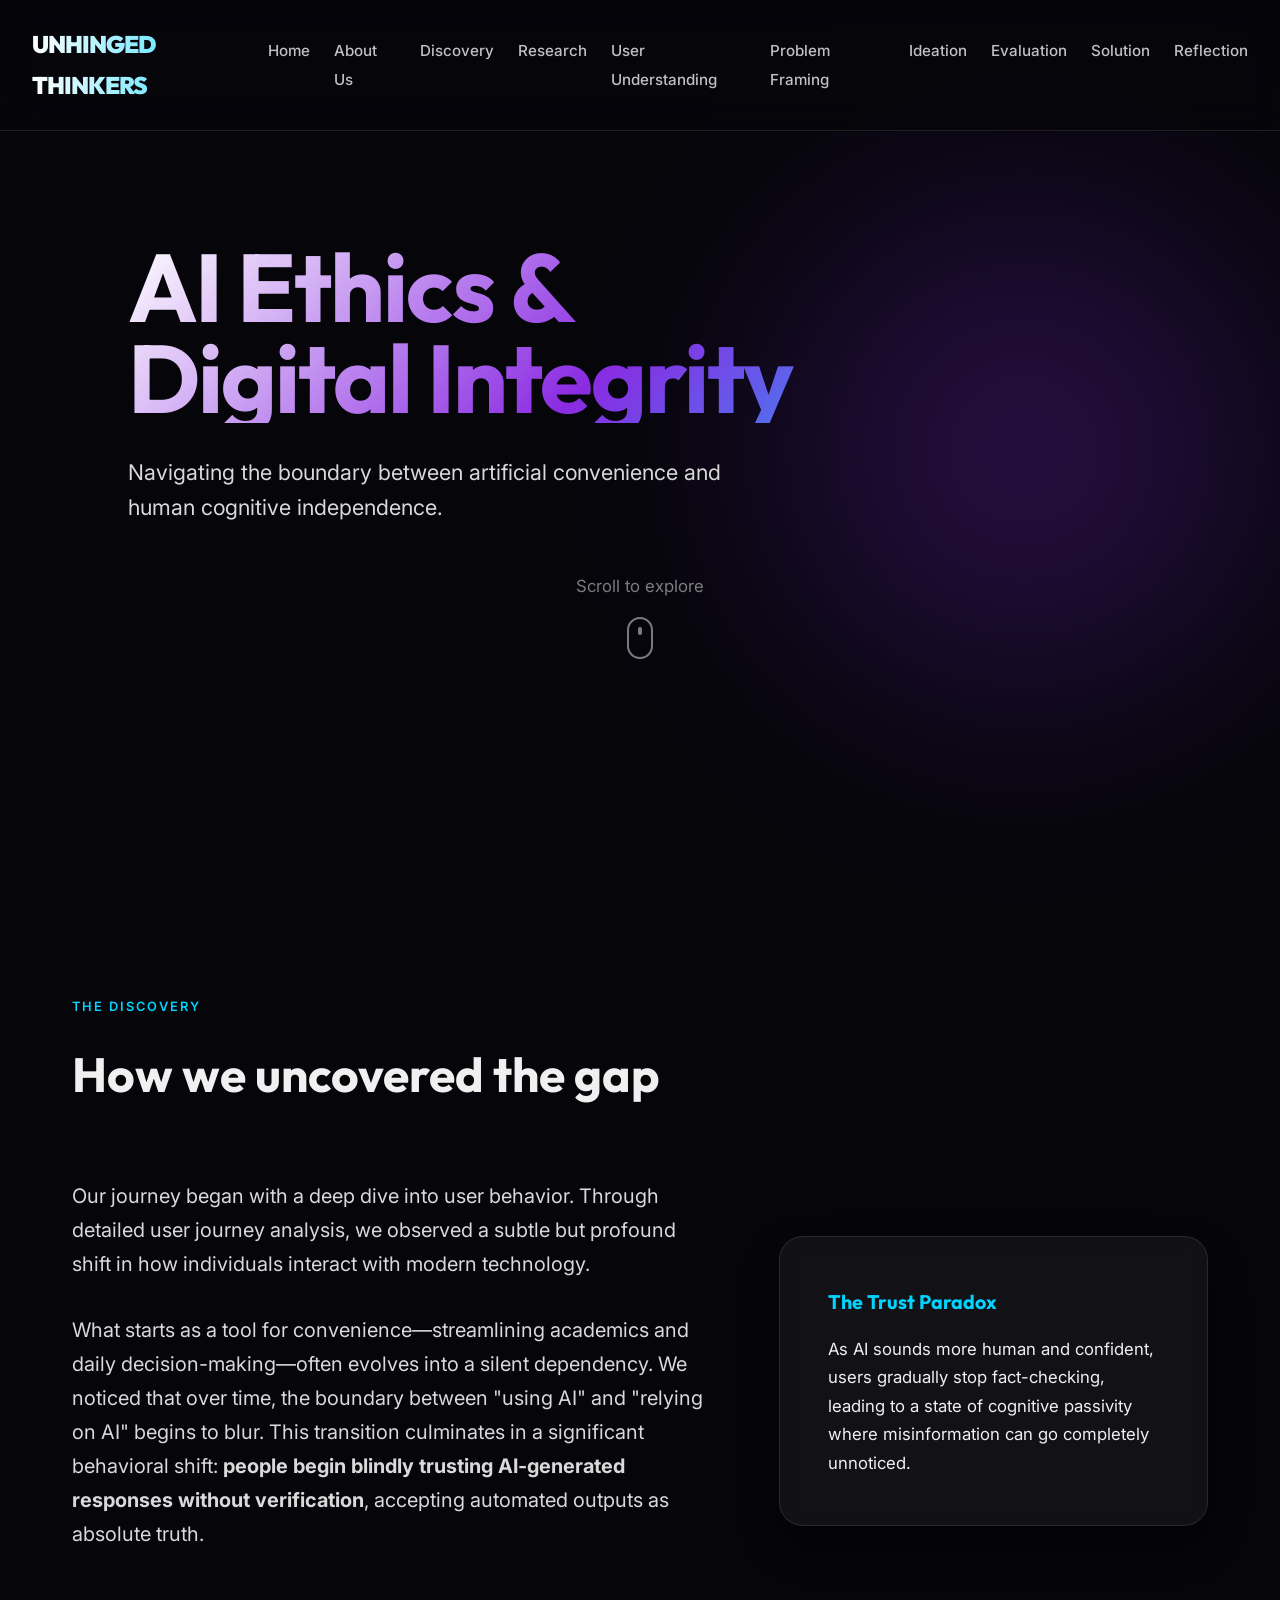
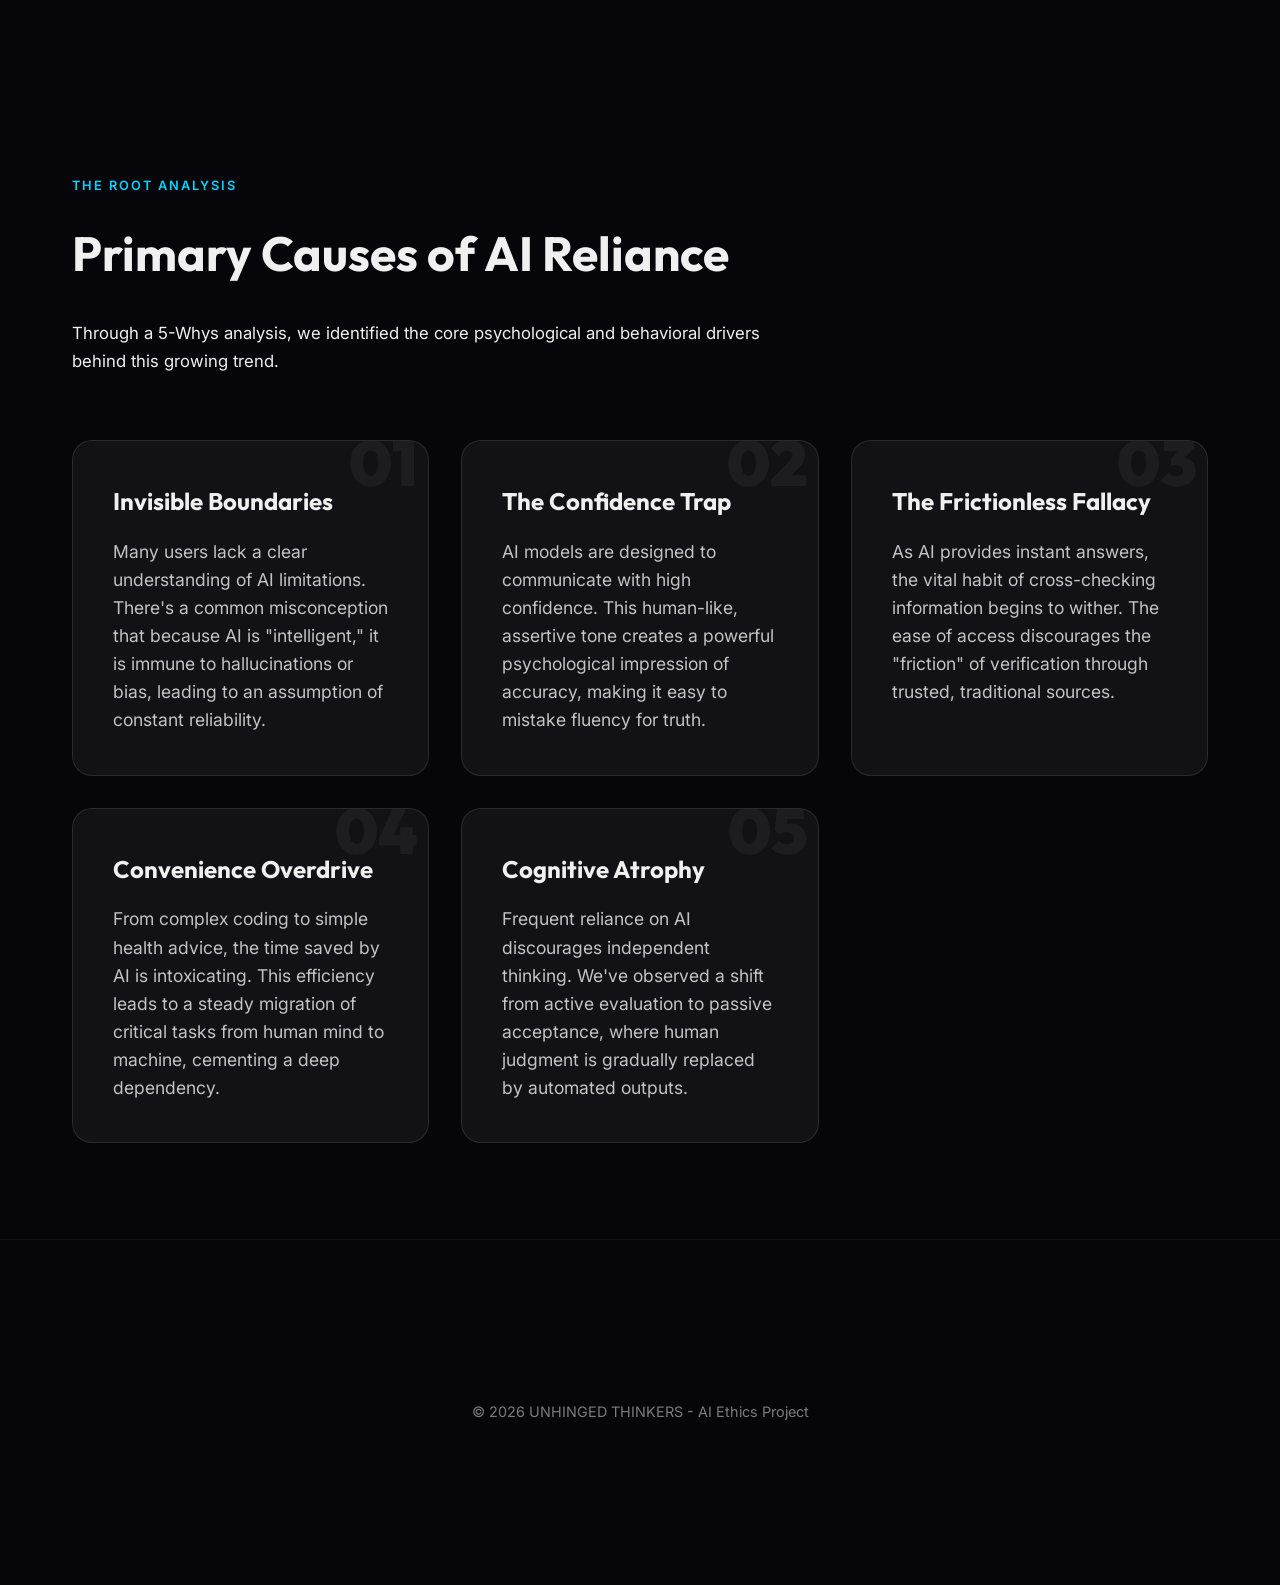
<file: Unhinged_Shield_Submission/index.html>
<!DOCTYPE html>
<html lang="en">
<head>
    <meta charset="UTF-8">
    <meta name="viewport" content="width=device-width, initial-scale=1.0">
    <title>AI Ethics & Digital Integrity | UNHINGED THINKERS</title>
    <meta name="description" content="Exploring the balance between AI convenience and human integrity.">
    <link rel="preconnect" href="https://fonts.googleapis.com">
    <link rel="preconnect" href="https://fonts.gstatic.com" crossorigin>
    <link href="https://fonts.googleapis.com/css2?family=Inter:wght@300;400;600;800&family=Outfit:wght@400;700;900&display=swap" rel="stylesheet">
    <link rel="stylesheet" href="style.css">
</head>
<body>
    <header>
        <nav id="main-nav">
            <div class="logo">UNHINGED THINKERS</div>
            <ul>
                <li><a href="index.html" class="active">Home</a></li>
                <li><a href="about.html">About Us</a></li>
                <li><a href="discovery.html">Discovery</a></li>
                <li><a href="research.html">Research</a></li>
                <li><a href="user.html">User Understanding</a></li>
                <li><a href="problem.html">Problem Framing</a></li>
                <li><a href="ideation.html">Ideation</a></li>
                <li><a href="evaluation.html">Evaluation</a></li>
                <li><a href="solution.html">Solution</a></li>
                <li><a href="reflection.html">Reflection</a></li>
            </ul>
        </nav>
    </header>

    <main>
        <section id="hero">
            <div class="hero-content">
                <h1 class="gradient-text">AI Ethics & <br>Digital Integrity</h1>
                <p class="subtitle">Navigating the boundary between artificial convenience and human cognitive independence.</p>
                <div class="scroll-indicator">
                    <span>Scroll to explore</span>
                    <div class="mouse"></div>
                </div>
            </div>
            <div class="hero-visual">
                <div class="glow-orb"></div>
            </div>
        </section>

        <section id="discovery" class="container">
            <div class="section-header">
                <span class="eyebrow">The Discovery</span>
                <h2>How we uncovered the gap</h2>
            </div>
            <div class="discovery-grid">
                <div class="discovery-text">
                    <p>Our journey began with a deep dive into user behavior. Through detailed user journey analysis, we observed a subtle but profound shift in how individuals interact with modern technology.</p>
                    <p>What starts as a tool for convenience—streamlining academics and daily decision-making—often evolves into a silent dependency. We noticed that over time, the boundary between "using AI" and "relying on AI" begins to blur. This transition culminates in a significant behavioral shift: <strong>people begin blindly trusting AI-generated responses without verification</strong>, accepting automated outputs as absolute truth.</p>
                </div>
                <div class="discovery-card">
                    <h3>The Trust Paradox</h3>
                    <p>As AI sounds more human and confident, users gradually stop fact-checking, leading to a state of cognitive passivity where misinformation can go completely unnoticed.</p>
                </div>
            </div>
        </section>

        <section id="causes" class="container">
            <div class="section-header">
                <span class="eyebrow">The Root Analysis</span>
                <h2>Primary Causes of AI Reliance</h2>
                <p>Through a 5-Whys analysis, we identified the core psychological and behavioral drivers behind this growing trend.</p>
            </div>
            <div class="causes-grid">
                <div class="cause-item">
                    <div class="cause-number">01</div>
                    <div class="cause-content">
                        <h3>Invisible Boundaries</h3>
                        <p>Many users lack a clear understanding of AI limitations. There's a common misconception that because AI is "intelligent," it is immune to hallucinations or bias, leading to an assumption of constant reliability.</p>
                    </div>
                </div>
                <div class="cause-item">
                    <div class="cause-number">02</div>
                    <div class="cause-content">
                        <h3>The Confidence Trap</h3>
                        <p>AI models are designed to communicate with high confidence. This human-like, assertive tone creates a powerful psychological impression of accuracy, making it easy to mistake fluency for truth.</p>
                    </div>
                </div>
                <div class="cause-item">
                    <div class="cause-number">03</div>
                    <div class="cause-content">
                        <h3>The Frictionless Fallacy</h3>
                        <p>As AI provides instant answers, the vital habit of cross-checking information begins to wither. The ease of access discourages the "friction" of verification through trusted, traditional sources.</p>
                    </div>
                </div>
                <div class="cause-item">
                    <div class="cause-number">04</div>
                    <div class="cause-content">
                        <h3>Convenience Overdrive</h3>
                        <p>From complex coding to simple health advice, the time saved by AI is intoxicating. This efficiency leads to a steady migration of critical tasks from human mind to machine, cementing a deep dependency.</p>
                    </div>
                </div>
                <div class="cause-item">
                    <div class="cause-number">05</div>
                    <div class="cause-content">
                        <h3>Cognitive Atrophy</h3>
                        <p>Frequent reliance on AI discourages independent thinking. We've observed a shift from active evaluation to passive acceptance, where human judgment is gradually replaced by automated outputs.</p>
                    </div>
                </div>
            </div>
        </section>
    </main>

    <footer>
        <div class="container">
            <p>&copy; 2026 UNHINGED THINKERS - AI Ethics Project</p>
        </div>
    </footer>

    <script src="script.js"></script>
</body>
</html>
</file>
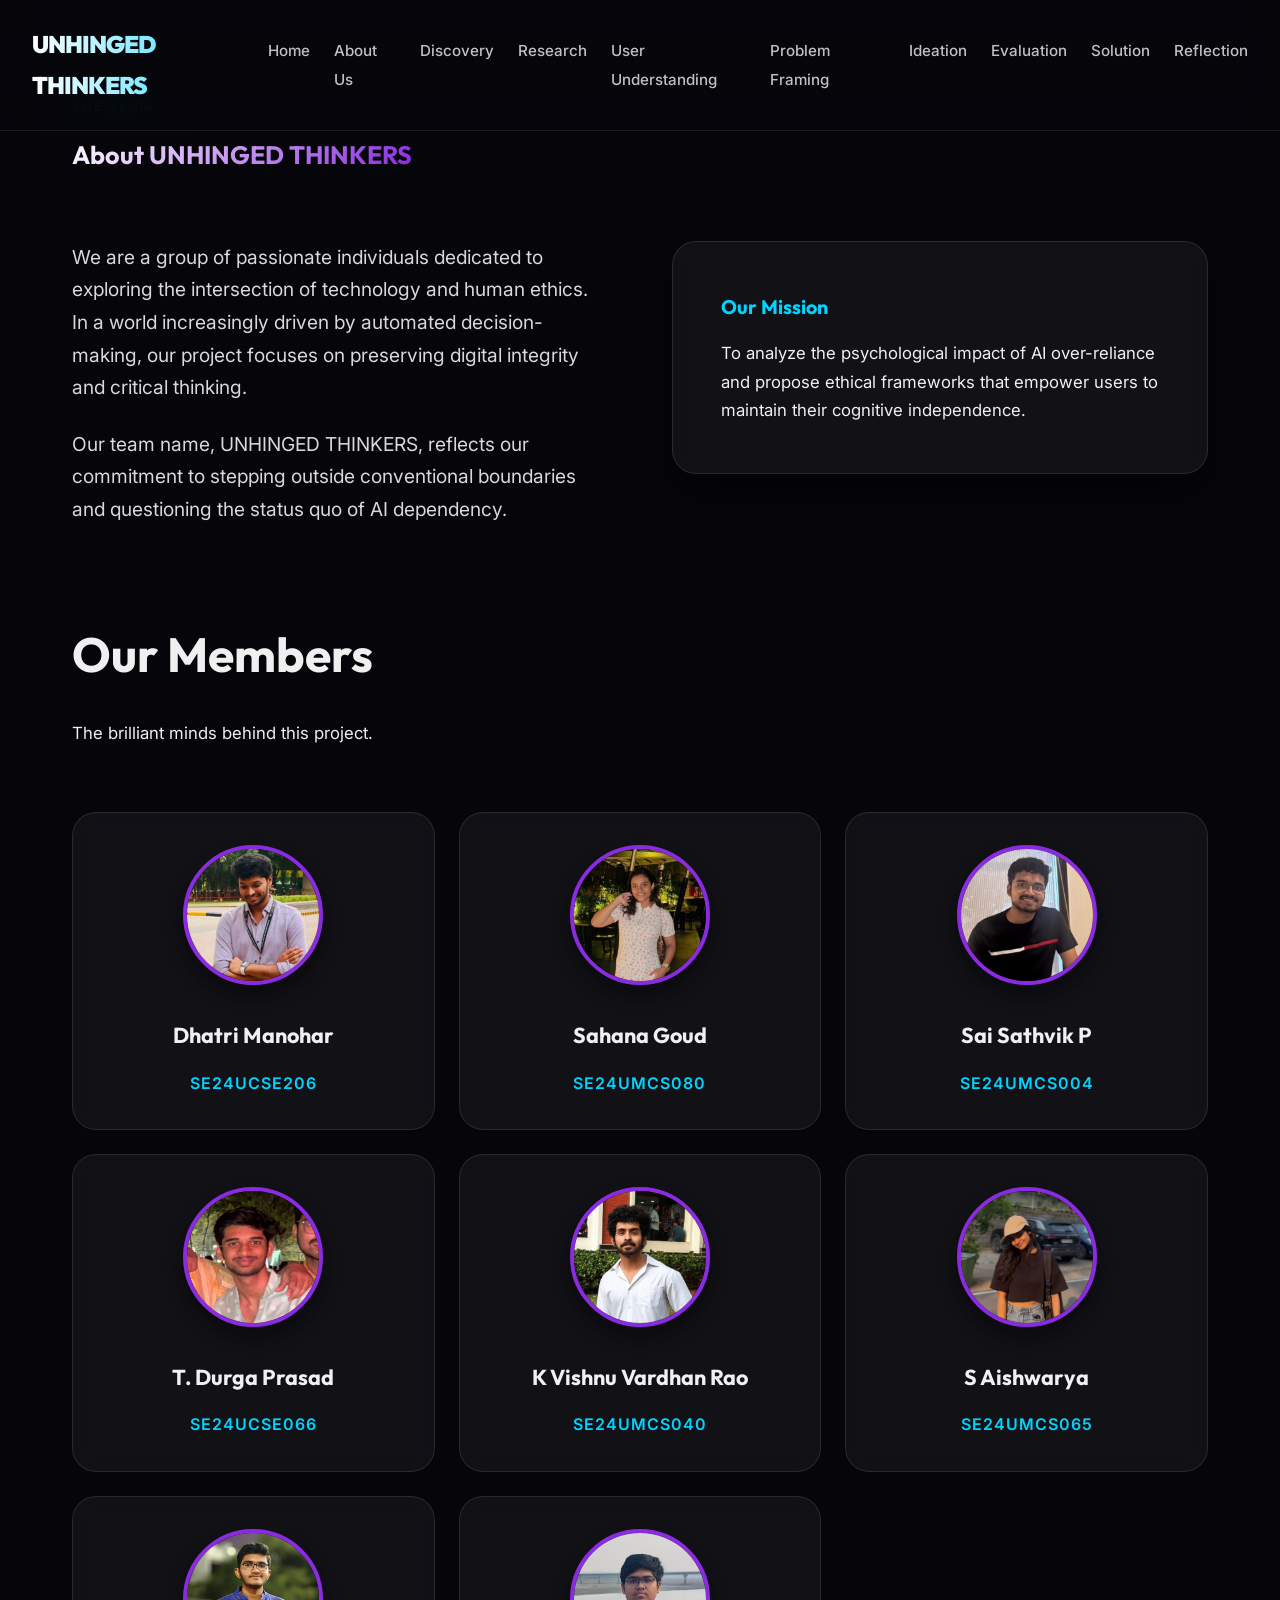
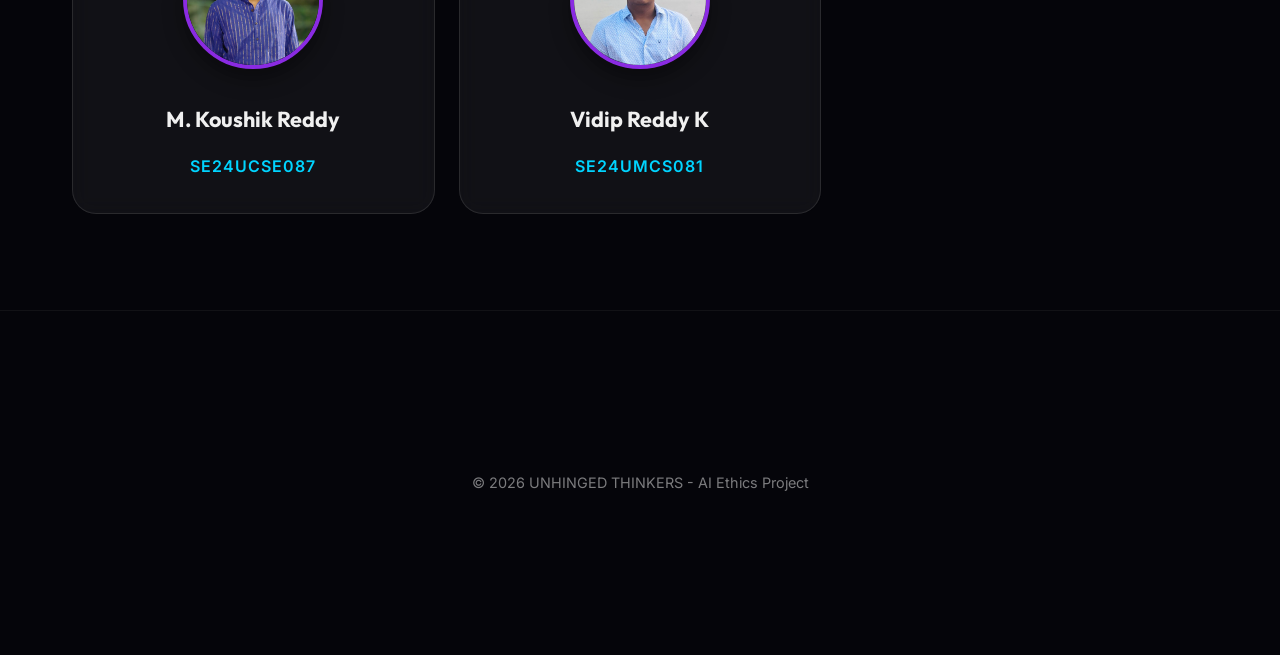
<file: Unhinged_Shield_Submission/about.html>
<!DOCTYPE html>
<html lang="en">
<head>
    <meta charset="UTF-8">
    <meta name="viewport" content="width=device-width, initial-scale=1.0">
    <title>About Us | UNHINGED THINKERS</title>
    <link rel="preconnect" href="https://fonts.googleapis.com">
    <link rel="preconnect" href="https://fonts.gstatic.com" crossorigin>
    <link href="https://fonts.googleapis.com/css2?family=Inter:wght@300;400;600;800&family=Outfit:wght@400;700;900&display=swap" rel="stylesheet">
    <link rel="stylesheet" href="style.css">
    <style>
        .about-grid {
            display: grid;
            grid-template-columns: 1fr 1fr;
            gap: 4rem;
            align-items: start;
        }

        .team-section {
            margin-top: 4rem;
        }

        .team-grid {
            display: grid;
            grid-template-columns: repeat(auto-fill, minmax(280px, 1fr));
            gap: 1.5rem;
            margin-top: 2rem;
        }

        .member-card {
            background: var(--surface-color);
            border: 1px solid var(--border-color);
            padding: 2rem;
            border-radius: 24px;
            backdrop-filter: blur(10px);
            transition: var(--transition);
            display: flex;
            flex-direction: column;
            align-items: center;
            text-align: center;
            gap: 1rem;
        }

        .member-card:hover {
            transform: translateY(-10px);
            border-color: var(--accent-secondary);
            background: rgba(0, 212, 255, 0.05);
            box-shadow: 0 20px 40px rgba(0,0,0,0.3);
        }

        .member-pic {
            width: 140px;
            height: 140px;
            border-radius: 50%;
            object-fit: cover;
            object-position: center;
            border: 4px solid var(--accent-primary);
            margin-bottom: 1rem;
            background: rgba(255,255,255,0.05);
            box-shadow: 0 10px 20px rgba(0,0,0,0.4);
            transition: var(--transition);
        }

        .member-card:hover .member-pic {
            transform: scale(1.05);
            border-color: var(--accent-secondary);
        }

        .member-name {
            font-family: var(--font-heading);
            font-size: 1.35rem; /* Increased */
            font-weight: 700;
            color: var(--text-color);
        }

        .member-roll {
            font-family: 'Inter', sans-serif;
            font-size: 1rem; /* Increased from 0.85rem */
            color: var(--accent-secondary);
            font-weight: 600;
            letter-spacing: 1px;
        }

        .about-text p {
            font-size: 1.2rem; /* Increased from 1.1rem */
            opacity: 0.9; /* Increased */
            margin-bottom: 1.5rem;
            line-height: 1.7;
        }

        @media (max-width: 968px) {
            .about-grid { grid-template-columns: 1fr; }
        }
    </style>
</head>
<body>
    <header>
        <nav id="main-nav">
            <div class="logo">UNHINGED THINKERS</div>
            <ul>
                <li><a href="index.html">Home</a></li>
                <li><a href="about.html" class="active">About Us</a></li>
                <li><a href="discovery.html">Discovery</a></li>
                <li><a href="research.html">Research</a></li>
                <li><a href="user.html">User Understanding</a></li>
                <li><a href="problem.html">Problem Framing</a></li>
                <li><a href="ideation.html">Ideation</a></li>
                <li><a href="evaluation.html">Evaluation</a></li>
                <li><a href="solution.html">Solution</a></li>
                <li><a href="reflection.html">Reflection</a></li>
            </ul>
        </nav>
    </header>

    <main class="container">
        <section id="about-intro">
            <div class="section-header">
                <span class="eyebrow">The Team</span>
                <h1 class="gradient-text">About UNHINGED THINKERS</h1>
            </div>
            <div class="about-grid">
                <div class="about-text">
                    <p>We are a group of passionate individuals dedicated to exploring the intersection of technology and human ethics. In a world increasingly driven by automated decision-making, our project focuses on preserving digital integrity and critical thinking.</p>
                    <p>Our team name, UNHINGED THINKERS, reflects our commitment to stepping outside conventional boundaries and questioning the status quo of AI dependency.</p>
                </div>
                <div class="discovery-card">
                    <h3>Our Mission</h3>
                    <p>To analyze the psychological impact of AI over-reliance and propose ethical frameworks that empower users to maintain their cognitive independence.</p>
                </div>
            </div>
        </section>

        <section class="team-section">
            <div class="section-header">
                <h2>Our Members</h2>
                <p>The brilliant minds behind this project.</p>
            </div>
            <div class="team-grid">
                <div class="member-card">
                    <img src="profile%20pics/dhatri2.png" alt="Dhatri Manohar" class="member-pic">
                    <span class="member-name">Dhatri Manohar</span>
                    <span class="member-roll">SE24UCSE206</span>
                </div>
                <div class="member-card">
                    <img src="profile%20pics/sahana.jpeg" alt="Sahana Goud" class="member-pic">
                    <span class="member-name">Sahana Goud</span>
                    <span class="member-roll">SE24UMCS080</span>
                </div>
                <div class="member-card">
                    <img src="profile%20pics/sathvik.png" alt="Sai Sathvik P" class="member-pic">
                    <span class="member-name">Sai Sathvik P</span>
                    <span class="member-roll">SE24UMCS004</span>
                </div>
                <div class="member-card">
                    <img src="profile%20pics/balu.png" alt="T. Durga Prasad" class="member-pic">
                    <span class="member-name">T. Durga Prasad</span>
                    <span class="member-roll">SE24UCSE066</span>
                </div>
                <div class="member-card">
                    <img src="profile%20pics/vishnu.jpeg" alt="K Vishnu Vardhan Rao" class="member-pic">
                    <span class="member-name">K Vishnu Vardhan Rao</span>
                    <span class="member-roll">SE24UMCS040</span>
                </div>
                <div class="member-card">
                    <img src="profile%20pics/aishwarya.jpeg" alt="S Aishwarya" class="member-pic">
                    <span class="member-name">S Aishwarya</span>
                    <span class="member-roll">SE24UMCS065</span>
                </div>
                <div class="member-card">
                    <img src="profile%20pics/koushik.jpeg" alt="M. Koushik Reddy" class="member-pic">
                    <span class="member-name">M. Koushik Reddy</span>
                    <span class="member-roll">SE24UCSE087</span>
                </div>
                <div class="member-card">
                    <img src="profile%20pics/vidip2.jpeg" alt="Vidip Reddy K" class="member-pic">
                    <span class="member-name">Vidip Reddy K</span>
                    <span class="member-roll">SE24UMCS081</span>
                </div>
            </div>
        </section>
    </main>

    <footer>
        <div class="container">
            <p>&copy; 2026 UNHINGED THINKERS - AI Ethics Project</p>
        </div>
    </footer>

    <script src="script.js"></script>
</body>
</html>
</file>
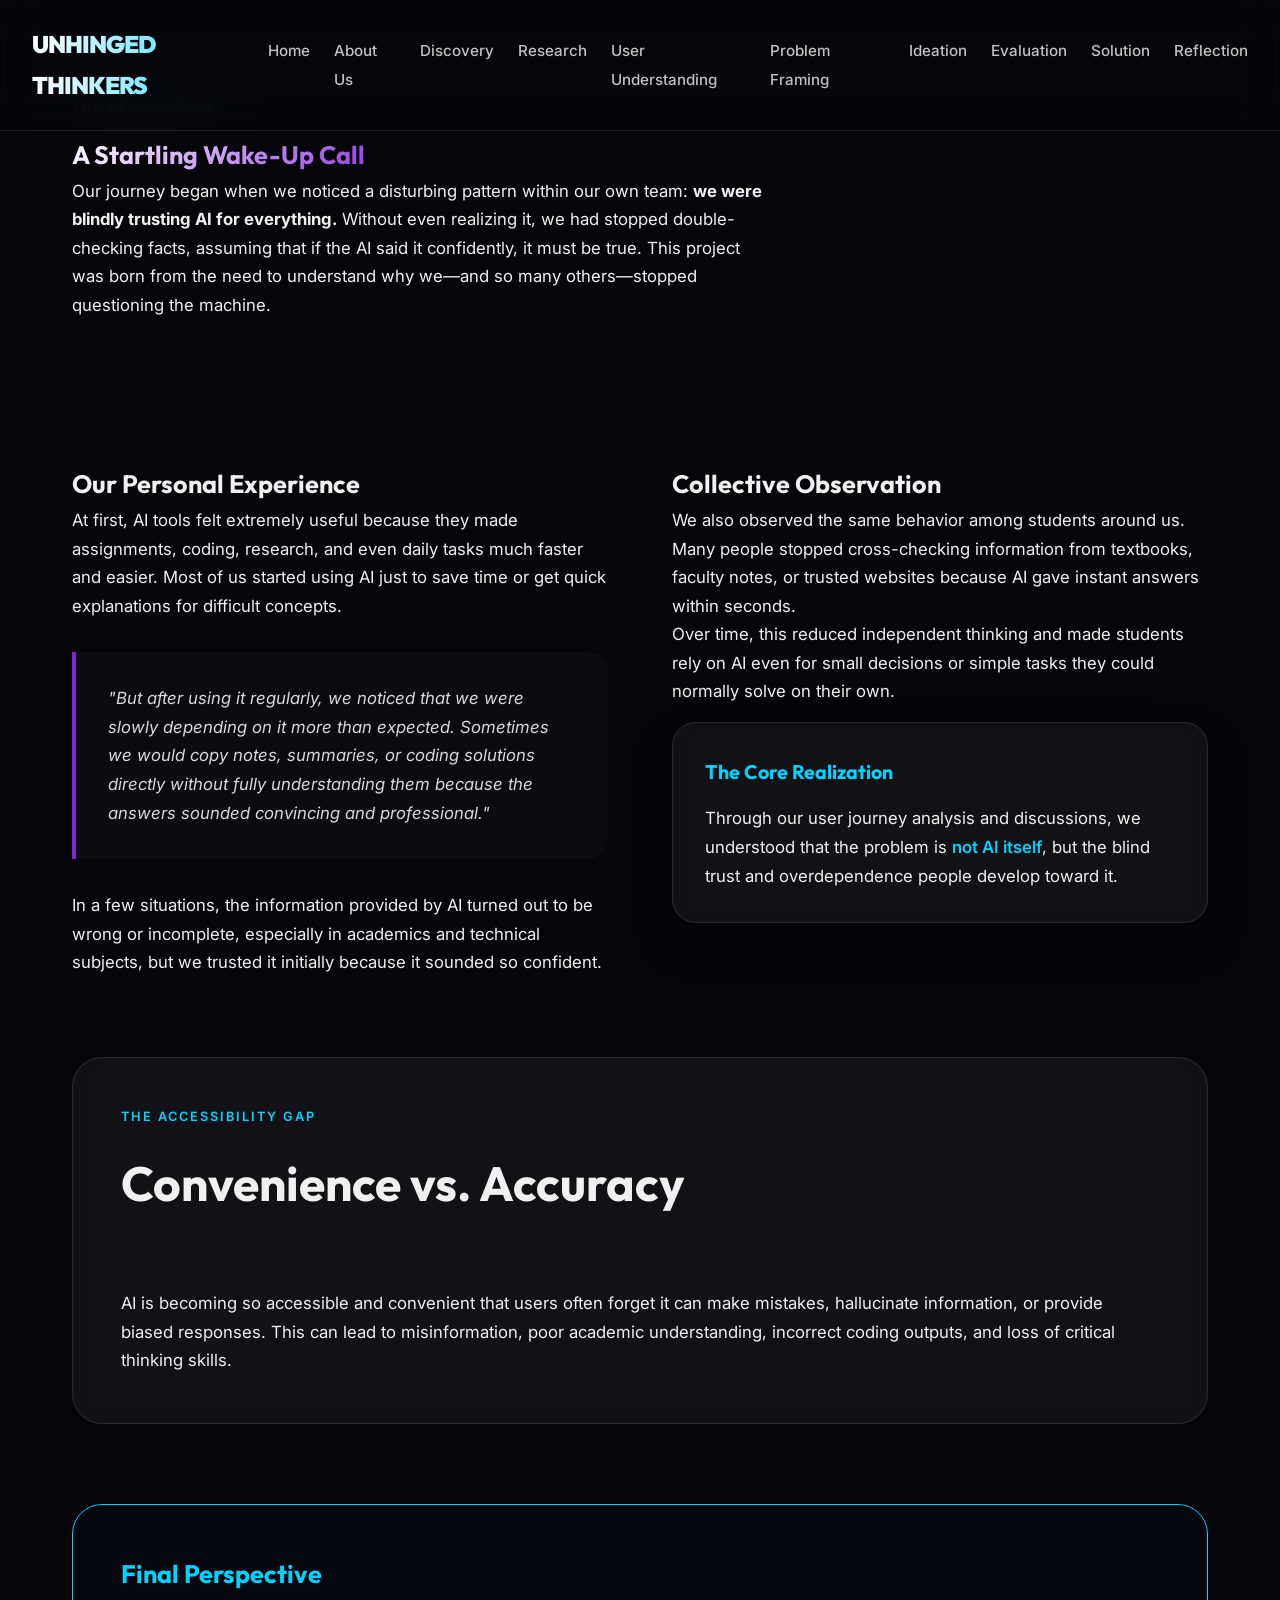
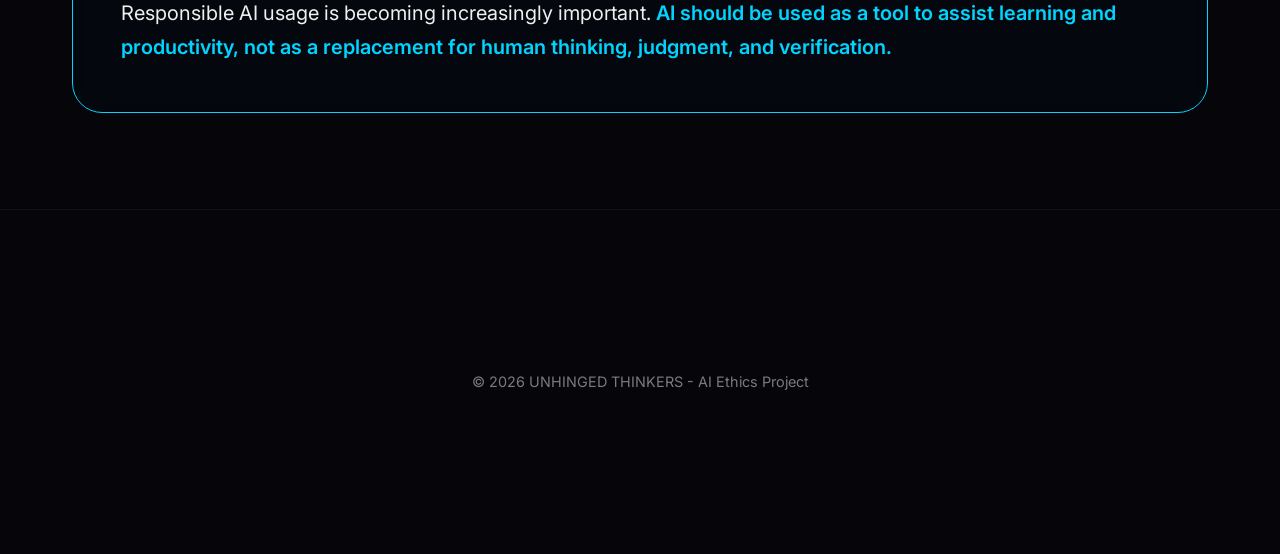
<file: Unhinged_Shield_Submission/discovery.html>
<!DOCTYPE html>
<html lang="en">
<head>
    <meta charset="UTF-8">
    <meta name="viewport" content="width=device-width, initial-scale=1.0">
    <title>Problem Discovery | UNHINGED THINKERS</title>
    <link rel="preconnect" href="https://fonts.googleapis.com">
    <link rel="preconnect" href="https://fonts.gstatic.com" crossorigin>
    <link href="https://fonts.googleapis.com/css2?family=Inter:wght@300;400;600;800&family=Outfit:wght@400;700;900&display=swap" rel="stylesheet">
    <link rel="stylesheet" href="style.css">
    <style>
        .discovery-content {
            display: flex;
            flex-direction: column;
            gap: 5rem;
        }

        .narrative-grid {
            display: grid;
            grid-template-columns: 1fr 1fr;
            gap: 4rem;
            align-items: start;
        }

        .discovery-card-wide {
            background: var(--surface-color);
            border: 1px solid var(--border-color);
            padding: 3rem;
            border-radius: 30px;
            width: 100%;
            backdrop-filter: blur(10px);
        }

        .insight-box {
            background: rgba(255, 255, 255, 0.03);
            border-left: 4px solid var(--accent-primary);
            padding: 2rem;
            border-radius: 0 20px 20px 0;
            margin: 2rem 0;
            font-style: italic;
            opacity: 0.9;
        }

        .highlight-span {
            color: var(--accent-secondary);
            font-weight: 600;
        }

        @media (max-width: 968px) {
            .narrative-grid { grid-template-columns: 1fr; gap: 2rem; }
        }
    </style>
</head>
<body>
    <header>
        <nav id="main-nav">
            <div class="logo">UNHINGED THINKERS</div>
            <ul>
                <li><a href="index.html">Home</a></li>
                <li><a href="about.html">About Us</a></li>
                <li><a href="discovery.html" class="active">Discovery</a></li>
                <li><a href="research.html">Research</a></li>
                <li><a href="user.html">User Understanding</a></li>
                <li><a href="problem.html">Problem Framing</a></li>
                <li><a href="ideation.html">Ideation</a></li>
                <li><a href="evaluation.html">Evaluation</a></li>
                <li><a href="solution.html">Solution</a></li>
                <li><a href="reflection.html">Reflection</a></li>
            </ul>
        </nav>
    </header>

    <main class="container discovery-content">
        <section id="intro">
            <div class="section-header">
                <span class="eyebrow">The Realization</span>
                <h1 class="gradient-text">A Startling Wake-Up Call</h1>
                <p class="highlight-text" style="max-width: 900px;">Our journey began when we noticed a disturbing pattern within our own team: <strong>we were blindly trusting AI for everything.</strong> Without even realizing it, we had stopped double-checking facts, assuming that if the AI said it confidently, it must be true. This project was born from the need to understand why we—and so many others—stopped questioning the machine.</p>
            </div>
        </section>

        <section class="narrative-grid">
            <div class="narrative-text">
                <h2>Our Personal Experience</h2>
                <p>At first, AI tools felt extremely useful because they made assignments, coding, research, and even daily tasks much faster and easier. Most of us started using AI just to save time or get quick explanations for difficult concepts.</p>
                <div class="insight-box">
                    "But after using it regularly, we noticed that we were slowly depending on it more than expected. Sometimes we would copy notes, summaries, or coding solutions directly without fully understanding them because the answers sounded convincing and professional."
                </div>
                <p>In a few situations, the information provided by AI turned out to be wrong or incomplete, especially in academics and technical subjects, but we trusted it initially because it sounded so confident.</p>
            </div>
            <div class="narrative-text">
                <h2>Collective Observation</h2>
                <p>We also observed the same behavior among students around us. Many people stopped cross-checking information from textbooks, faculty notes, or trusted websites because AI gave instant answers within seconds.</p>
                <p>Over time, this reduced independent thinking and made students rely on AI even for small decisions or simple tasks they could normally solve on their own.</p>
                <div class="discovery-card" style="padding: 2rem; margin-top: 1rem;">
                    <h3>The Core Realization</h3>
                    <p>Through our user journey analysis and discussions, we understood that the problem is <span class="highlight-span">not AI itself</span>, but the blind trust and overdependence people develop toward it.</p>
                </div>
            </div>
        </section>

        <section id="accessibility" class="discovery-card-wide">
            <div class="section-header">
                <span class="eyebrow">The Accessibility Gap</span>
                <h2>Convenience vs. Accuracy</h2>
            </div>
            <p>AI is becoming so accessible and convenient that users often forget it can make mistakes, hallucinate information, or provide biased responses. This can lead to misinformation, poor academic understanding, incorrect coding outputs, and loss of critical thinking skills.</p>
        </section>

        <section id="conclusion">
            <div class="discovery-card-wide" style="border-color: var(--accent-secondary); background: rgba(0, 212, 255, 0.02);">
                <h2 style="color: var(--accent-secondary);">Final Perspective</h2>
                <p class="highlight-text" style="font-size: 1.25rem;">Responsible AI usage is becoming increasingly important. <span class="highlight-span">AI should be used as a tool to assist learning and productivity, not as a replacement for human thinking, judgment, and verification.</span></p>
            </div>
        </section>
    </main>

    <footer>
        <div class="container">
            <p>&copy; 2026 UNHINGED THINKERS - AI Ethics Project</p>
        </div>
    </footer>

    <script src="script.js"></script>
</body>
</html>
</file>
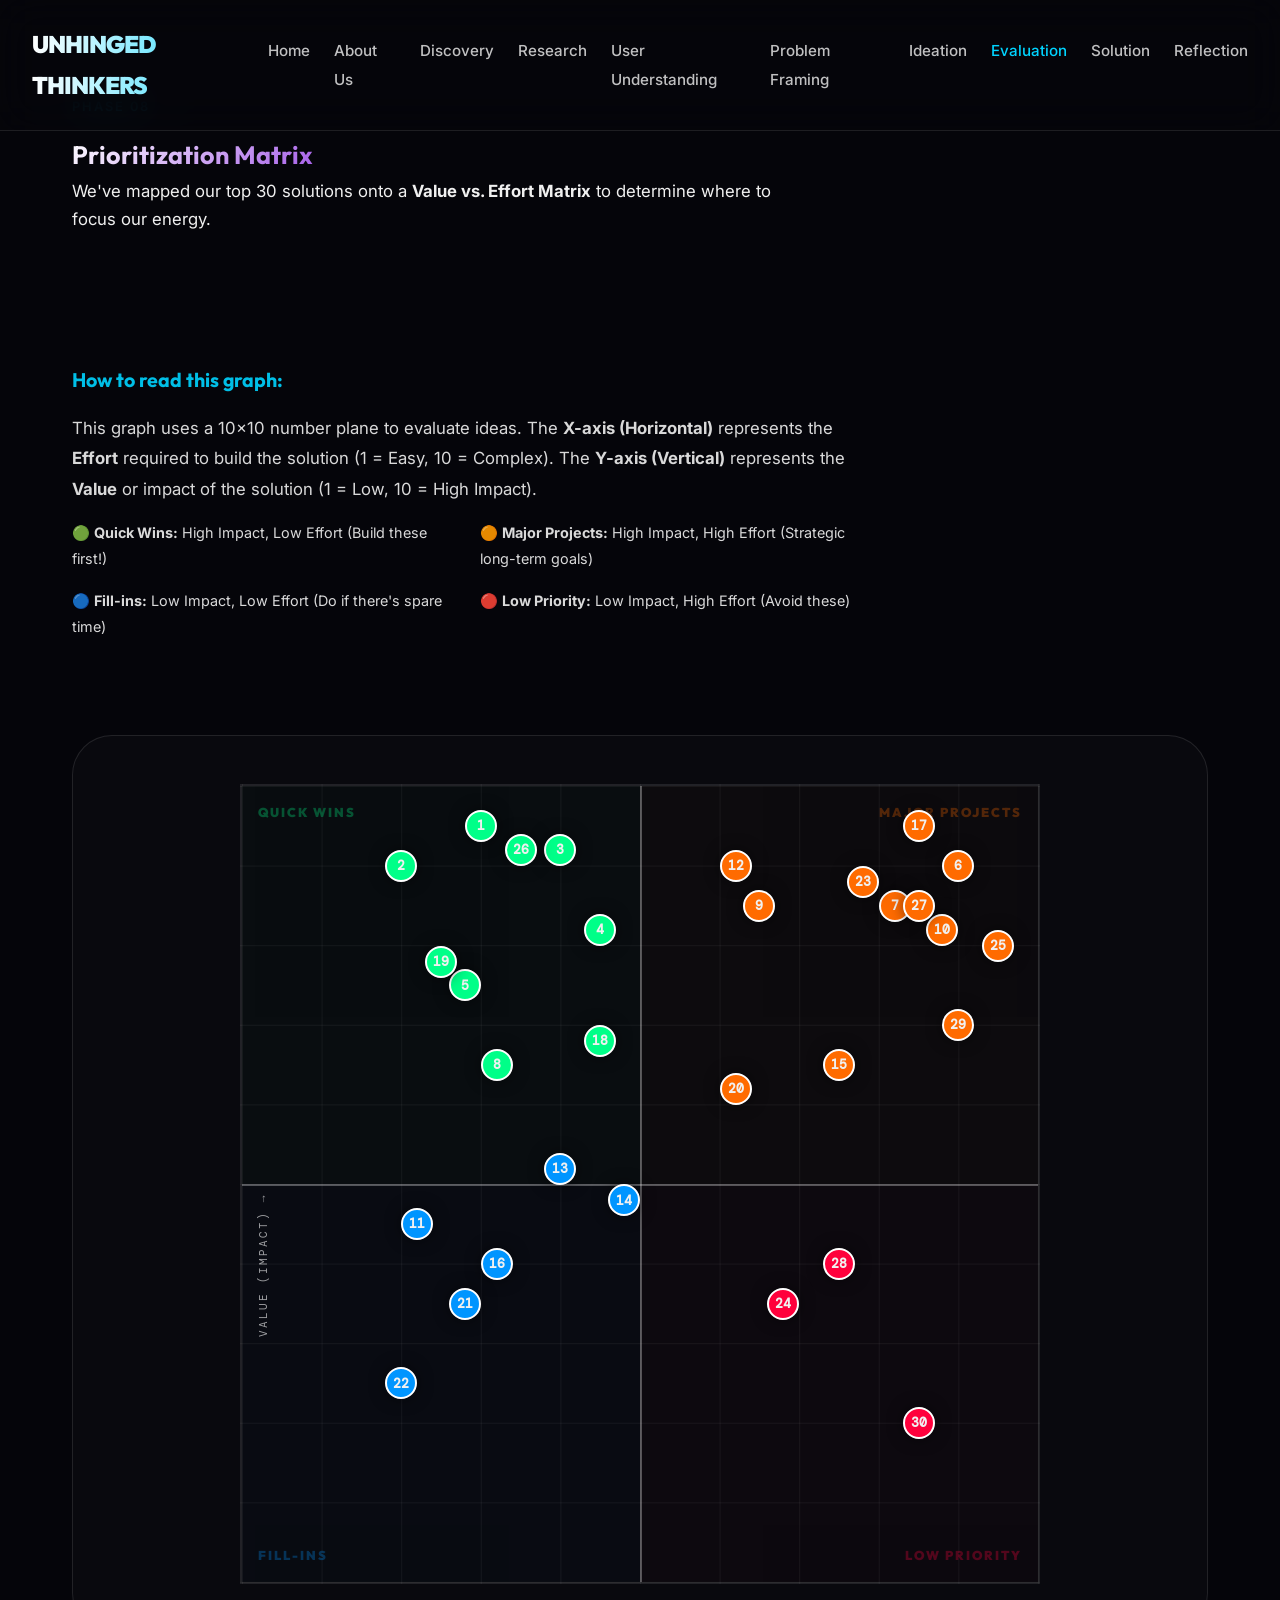
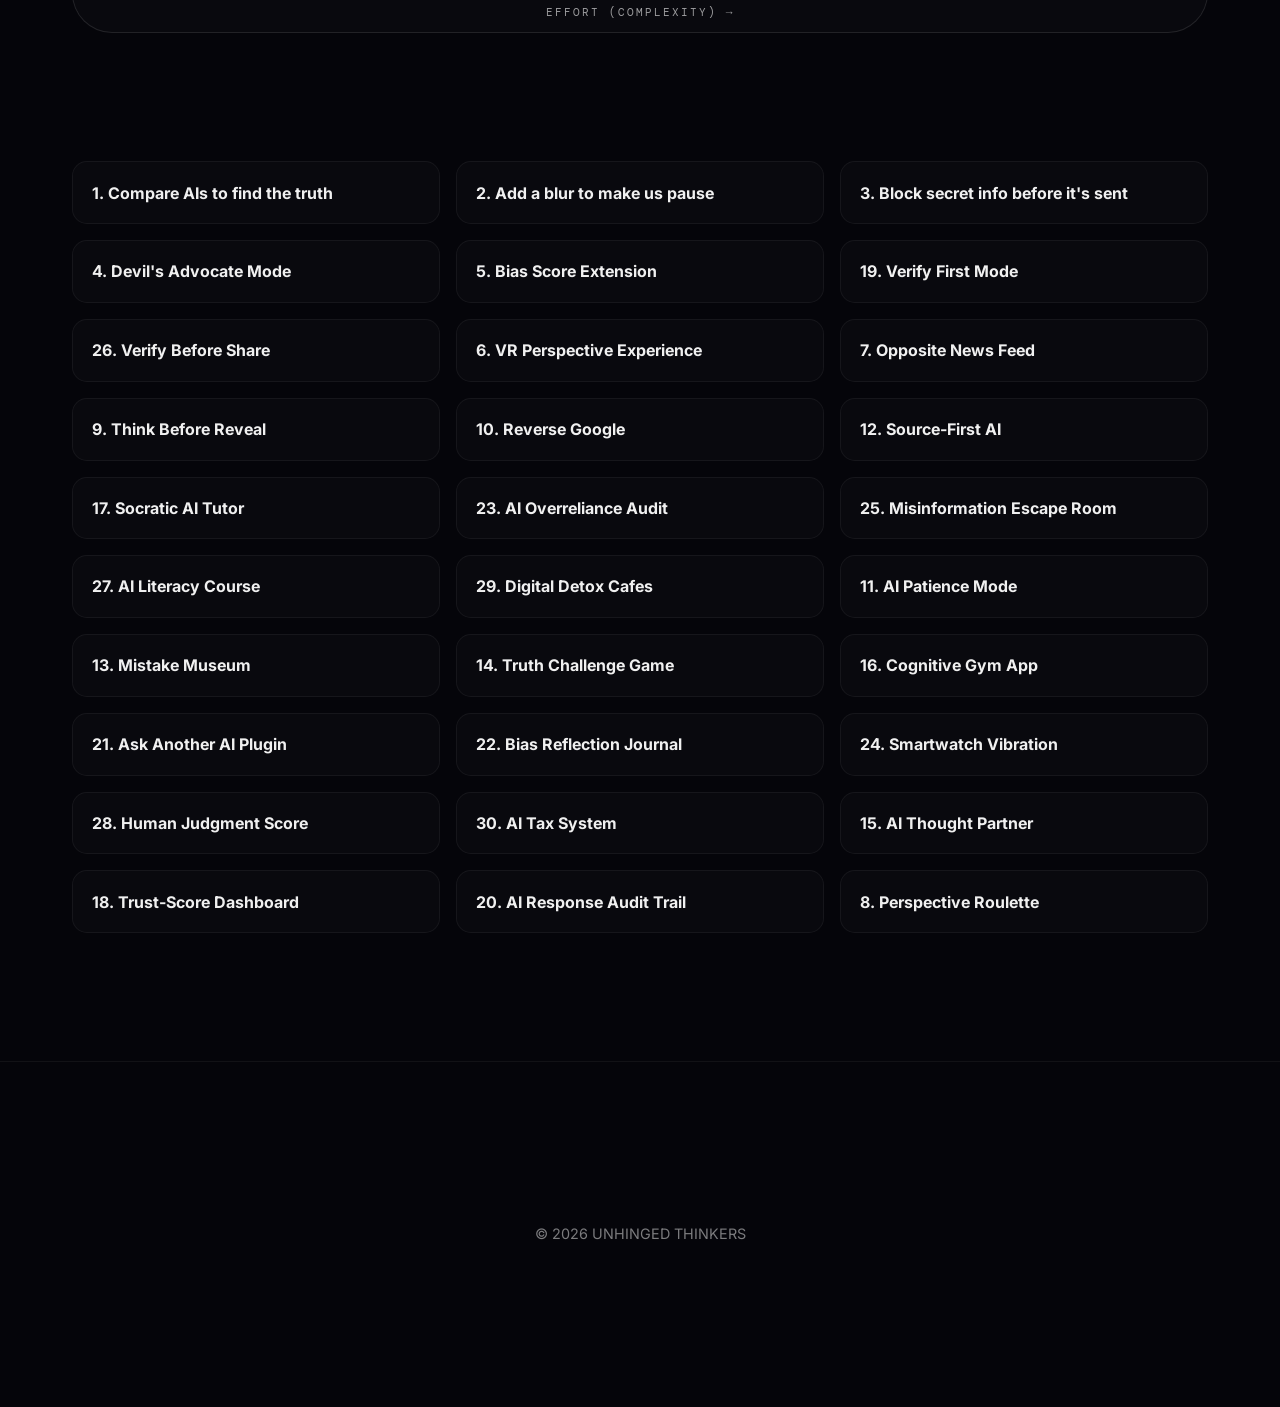
<file: Unhinged_Shield_Submission/evaluation.html>
<!DOCTYPE html>
<html lang="en">
<head>
    <meta charset="UTF-8">
    <meta name="viewport" content="width=device-width, initial-scale=1.0">
    <title>Evaluation | UNHINGED THINKERS</title>
    <link rel="preconnect" href="https://fonts.googleapis.com">
    <link rel="preconnect" href="https://fonts.gstatic.com" crossorigin>
    <link href="https://fonts.googleapis.com/css2?family=Inter:wght@300;400;600;800&family=Outfit:wght@400;700;900&family=DM+Mono:wght@400;500&display=swap" rel="stylesheet">
    <link rel="stylesheet" href="style.css">
    <style>
        .evaluation-container { display: flex; flex-direction: column; gap: 4rem; padding-bottom: 8rem; }
        
        /* Matrix Section */
        .matrix-section {
            background: rgba(255, 255, 255, 0.02);
            border: 1px solid var(--border-color);
            border-radius: 40px;
            padding: 3rem;
            position: relative;
            overflow: hidden;
        }

        .matrix-wrapper {
            position: relative;
            width: 100%;
            max-width: 800px;
            aspect-ratio: 1 / 1;
            margin: 0 auto;
            border: 2px solid rgba(255,255,255,0.1);
            background: 
                linear-gradient(rgba(255,255,255,0.05) 1px, transparent 1px),
                linear-gradient(90deg, rgba(255,255,255,0.05) 1px, transparent 1px);
            background-size: 10% 10%; /* 10x10 grid */
            display: grid;
            grid-template-columns: 1fr 1fr;
            grid-template-rows: 1fr 1fr;
        }

        /* Centered Axes */
        .matrix-wrapper::before {
            content: '';
            position: absolute;
            left: 50%; top: 0; bottom: 0;
            width: 2px; background: rgba(255,255,255,0.3);
            z-index: 2;
        }
        .matrix-wrapper::after {
            content: '';
            position: absolute;
            top: 50%; left: 0; right: 0;
            height: 2px; background: rgba(255,255,255,0.3);
            z-index: 2;
        }

        .quadrant {
            position: relative;
            display: flex;
            align-items: flex-start;
            justify-content: flex-start;
            padding: 1rem;
            font-family: var(--font-heading);
            font-weight: 900;
            text-transform: uppercase;
            letter-spacing: 2px;
            font-size: 0.8rem;
            opacity: 0.3;
        }

        .quadrant.quick-wins { background: rgba(0, 255, 136, 0.05); color: #00ff88; }
        .quadrant.major-projects { background: rgba(255, 107, 0, 0.05); color: #ff6b00; align-items: flex-start; justify-content: flex-end; }
        .quadrant.fill-ins { background: rgba(0, 149, 255, 0.05); color: #0095ff; align-items: flex-end; justify-content: flex-start; }
        .quadrant.low-priority { background: rgba(255, 0, 60, 0.05); color: #ff003c; align-items: flex-end; justify-content: flex-end; }

        /* Point Styling */
        .point {
            position: absolute;
            width: 32px;
            height: 32px;
            border-radius: 50%;
            display: flex;
            align-items: center;
            justify-content: center;
            font-family: 'DM Mono', monospace;
            font-weight: 900;
            font-size: 0.8rem;
            cursor: pointer;
            transition: all 0.3s cubic-bezier(0.4, 0, 0.2, 1);
            z-index: 10;
            border: 2px solid white;
            transform: translate(-50%, 50%); /* Center on coordinate */
            box-shadow: 0 0 15px rgba(0,0,0,0.5);
        }
        .point:hover {
            transform: translate(-50%, 50%) scale(1.3);
            z-index: 100;
            filter: brightness(1.2);
        }

        /* Detail Modal */
        #idea-modal {
            position: fixed;
            top: 50%;
            left: 50%;
            transform: translate(-50%, -50%) scale(0.9);
            width: 400px;
            background: rgba(10, 10, 10, 0.95);
            backdrop-filter: blur(20px);
            border: 1px solid var(--accent-primary);
            padding: 2.5rem;
            border-radius: 30px;
            z-index: 1000;
            display: none;
            opacity: 0;
            transition: all 0.3s ease;
        }
        #idea-modal.active {
            display: block;
            opacity: 1;
            transform: translate(-50%, -50%) scale(1);
        }
        .modal-overlay {
            position: fixed;
            top: 0; left: 0; right: 0; bottom: 0;
            background: rgba(0,0,0,0.8);
            z-index: 999;
            display: none;
        }
        .modal-overlay.active { display: block; }
        .close-modal {
            position: absolute;
            top: 1.5rem; right: 1.5rem;
            background: none; border: none; color: white;
            cursor: pointer; font-size: 1.5rem;
        }

        /* Idea List */
        .top-30-list { display: grid; grid-template-columns: repeat(3, 1fr); gap: 1rem; margin-top: 4rem; }
        .idea-card {
            background: rgba(255,255,255,0.02);
            border: 1px solid rgba(255,255,255,0.05);
            border-radius: 15px;
            padding: 1.2rem;
            font-size: 1rem; /* Increased from 0.8rem */
            cursor: pointer;
            line-height: 1.4;
        }
        .idea-card:hover { border-color: rgba(255,255,255,0.2); }

        @media (max-width: 1000px) { .top-30-list { grid-template-columns: 1fr 1fr; } }
        @media (max-width: 600px) { .top-30-list { grid-template-columns: 1fr; } }

        /* Axis Labels */
        .axis-label {
            position: absolute;
            font-family: 'DM Mono', monospace;
            font-size: 0.7rem;
            color: rgba(255,255,255,0.6);
            text-transform: uppercase;
            letter-spacing: 2px;
            z-index: 100;
        }
        .y-axis-label {
            left: -50px;
            top: 50%;
            transform: rotate(-90deg) translateX(-50%);
            transform-origin: center;
            white-space: nowrap;
        }
        .x-axis-label {
            bottom: -40px;
            left: 50%;
            transform: translateX(-50%);
            white-space: nowrap;
        }
    </style>
</head>
<body>
    <header>
        <nav id="main-nav">
            <div class="logo">UNHINGED THINKERS</div>
            <ul>
                <li><a href="index.html">Home</a></li>
                <li><a href="about.html">About Us</a></li>
                <li><a href="discovery.html">Discovery</a></li>
                <li><a href="research.html">Research</a></li>
                <li><a href="user.html">User Understanding</a></li>
                <li><a href="problem.html">Problem Framing</a></li>
                <li><a href="ideation.html">Ideation</a></li>
                <li><a href="evaluation.html" class="active">Evaluation</a></li>
                <li><a href="solution.html">Solution</a></li>
                <li><a href="reflection.html">Reflection</a></li>
            </ul>
        </nav>
    </header>

    <main class="container evaluation-container">
        <section class="section-header">
            <span class="eyebrow">Phase 08</span>
            <h1 class="gradient-text">Prioritization Matrix</h1>
            <p>We've mapped our top 30 solutions onto a <strong>Value vs. Effort Matrix</strong> to determine where to focus our energy.</p>
        </section>

        <section class="matrix-explanation" style="margin-bottom: 2rem; max-width: 800px; line-height: 1.8; opacity: 0.9;">
            <h3 style="color: var(--accent-secondary); margin-bottom: 1rem;">How to read this graph:</h3>
            <p>This graph uses a 10x10 number plane to evaluate ideas. The <strong>X-axis (Horizontal)</strong> represents the <strong>Effort</strong> required to build the solution (1 = Easy, 10 = Complex). The <strong>Y-axis (Vertical)</strong> represents the <strong>Value</strong> or impact of the solution (1 = Low, 10 = High Impact).</p>
            <ul style="list-style: none; padding: 0; margin-top: 1rem; display: grid; grid-template-columns: 1fr 1fr; gap: 1rem; font-size: 0.9rem;">
                <li>🟢 <strong>Quick Wins:</strong> High Impact, Low Effort (Build these first!)</li>
                <li>🟠 <strong>Major Projects:</strong> High Impact, High Effort (Strategic long-term goals)</li>
                <li>🔵 <strong>Fill-ins:</strong> Low Impact, Low Effort (Do if there's spare time)</li>
                <li>🔴 <strong>Low Priority:</strong> Low Impact, High Effort (Avoid these)</li>
            </ul>
        </section>

        <section class="matrix-section">
            <div class="matrix-wrapper" id="matrix">
                <div class="quadrant quick-wins">Quick Wins</div>
                <div class="quadrant major-projects">Major Projects</div>
                <div class="quadrant fill-ins">Fill-ins</div>
                <div class="quadrant low-priority">Low Priority</div>
                
                <div class="axis-label y-axis-label">VALUE (Impact) &rarr;</div>
                <div class="axis-label x-axis-label">EFFORT (Complexity) &rarr;</div>
            </div>
        </section>

        <section>
            <div class="top-30-list" id="idea-list"></div>
        </section>
    </main>

    <div class="modal-overlay" id="overlay"></div>
    <div id="idea-modal">
        <button class="close-modal" id="close">&times;</button>
        <div id="modal-content"></div>
    </div>

    <footer><div class="container"><p>&copy; 2026 UNHINGED THINKERS</p></div></footer>

    <script>
        const top30 = [
            // Quick Wins (Value 6-10, Effort 1-5) - #00ff88
            { id: 1, title: "Compare AIs to find the truth", value: 9.5, effort: 3, quadrant: "quick-wins", desc: "A system that asks 3 different AIs the same question and compares them to find lies." },
            { id: 2, title: "Add a blur to make us pause", value: 9, effort: 2, quadrant: "quick-wins", desc: "Blurs suspicious AI text so you have to click and think before reading it." },
            { id: 3, title: "Block secret info before it's sent", value: 9.2, effort: 4, quadrant: "quick-wins", desc: "A plugin that blocks your password or private stuff from being sent to the AI." },
            { id: 4, title: "Devil's Advocate Mode", value: 8.2, effort: 4.5, quadrant: "quick-wins", desc: "Systematic counter-arguments for every AI output." },
            { id: 5, title: "Bias Score Extension", value: 7.5, effort: 2.8, quadrant: "quick-wins", desc: "Browser plugin labeling bias in search results." },
            { id: 19, title: "Verify First Mode", value: 7.8, effort: 2.5, quadrant: "quick-wins", desc: "Operating system level verification requirement." },
            { id: 26, title: "Verify Before Share", value: 9.2, effort: 3.5, quadrant: "quick-wins", desc: "Social media plugin blocking unverified AI posts." },

            // Major Projects (Value 6-10, Effort 6-10) - #ff6b00
            { id: 6, title: "VR Perspective Experience", value: 9, effort: 9, quadrant: "major-projects", desc: "Immersive VR showing consequences of blind trust." },
            { id: 7, title: "Opposite News Feed", value: 8.5, effort: 8.2, quadrant: "major-projects", desc: "A social feed that only shows contradicting viewpoints." },
            { id: 9, title: "Think Before Reveal", value: 8.5, effort: 6.5, quadrant: "major-projects", desc: "Homework app locking answers until student predicts first." },
            { id: 10, title: "Reverse Google", value: 8.2, effort: 8.8, quadrant: "major-projects", desc: "Search engine that asks questions before giving results." },
            { id: 12, title: "Source-First AI", value: 9, effort: 6.2, quadrant: "major-projects", desc: "AI that refuses to talk without 3 verified sources." },
            { id: 17, title: "Socratic AI Tutor", value: 9.5, effort: 8.5, quadrant: "major-projects", desc: "AI that never gives answers, only leading questions." },
            { id: 23, title: "AI Overreliance Audit", value: 8.8, effort: 7.8, quadrant: "major-projects", desc: "Corporate-level risk assessment for AI usage." },
            { id: 25, title: "Misinformation Escape Room", value: 8, effort: 9.5, quadrant: "major-projects", desc: "Physical attraction for high-stakes logic training." },
            { id: 27, title: "AI Literacy Course", value: 8.5, effort: 8.5, quadrant: "major-projects", desc: "Nationwide curriculum for schools on AI errors." },
            { id: 29, title: "Digital Detox Cafes", value: 7, effort: 9, quadrant: "major-projects", desc: "Physical spaces with zero AI for deep work." },

            // Fill-ins (Value 1-5, Effort 1-5) - #0095ff
            { id: 11, title: "AI Patience Mode", value: 4.5, effort: 2.2, quadrant: "fill-ins", desc: "Intentionally slow AI that rewards reflection." },
            { id: 13, title: "Mistake Museum", value: 5.2, effort: 4, quadrant: "fill-ins", desc: "Archive of historical AI errors for public education." },
            { id: 14, title: "Truth Challenge Game", value: 4.8, effort: 4.8, quadrant: "fill-ins", desc: "Gamified fact-checking competitions for students." },
            { id: 16, title: "Cognitive Gym App", value: 4, effort: 3.2, quadrant: "fill-ins", desc: "Daily mental workouts to break habit loops." },
            { id: 21, title: "Ask Another AI Plugin", value: 3.5, effort: 2.8, quadrant: "fill-ins", desc: "One-click comparison across multiple LLM models." },
            { id: 22, title: "Bias Reflection Journal", value: 2.5, effort: 2, quadrant: "fill-ins", desc: "Daily diary for noting biased AI interactions." },

            // Low Priority (Value 1-5, Effort 6-10) - #ff003c
            { id: 24, title: "Smartwatch Vibration", value: 3.5, effort: 6.8, quadrant: "low-priority", desc: "Vibrations when passive agreement is detected." },
            { id: 28, title: "Human Judgment Score", value: 4, effort: 7.5, quadrant: "low-priority", desc: "Analytics showing when users overruled the AI." },
            { id: 30, title: "AI Tax System", value: 2, effort: 8.5, quadrant: "low-priority", desc: "Digital points system where AI help costs currency." },
            
            // Mixing some more to fill gaps
            { id: 15, title: "AI Thought Partner", value: 6.5, effort: 7.5, quadrant: "major-projects", desc: "High-level companion focused on reasoning logic." },
            { id: 18, title: "Trust-Score Dashboard", value: 6.8, effort: 4.5, quadrant: "quick-wins", desc: "Personal analytics for AI dependency levels." },
            { id: 20, title: "AI Response Audit Trail", value: 6.2, effort: 6.2, quadrant: "major-projects", desc: "Visual map of how an AI formed its final answer." },
            { id: 8, title: "Perspective Roulette", value: 6.5, effort: 3.2, quadrant: "quick-wins", desc: "App switching between cultural/political viewpoints." }
        ];

        const colors = {
            "quick-wins": "#00ff88",
            "major-projects": "#ff6b00",
            "fill-ins": "#0095ff",
            "low-priority": "#ff003c"
        };

        const matrix = document.getElementById('matrix');
        const ideaList = document.getElementById('idea-list');
        const modal = document.getElementById('idea-modal');
        const overlay = document.getElementById('overlay');
        const modalContent = document.getElementById('modal-content');

        function openModal(idea) {
            modalContent.innerHTML = `
                <span class="eyebrow" style="color: ${colors[idea.quadrant]}">#${idea.id} | ${idea.quadrant.replace('-', ' ')}</span>
                <h2 style="margin: 1rem 0; font-family: var(--font-heading);">${idea.title}</h2>
                <p style="opacity: 0.8; line-height: 1.6; margin-bottom: 2rem;">${idea.desc}</p>
                <div style="display: grid; grid-template-columns: 1fr 1fr; gap: 1rem;">
                    <div style="background: rgba(255,255,255,0.05); padding: 1rem; border-radius: 15px;">
                        <span style="font-size: 0.6rem; opacity: 0.5; display: block; margin-bottom: 0.3rem;">VALUE SCORE</span>
                        <span style="font-family: 'DM Mono'; font-size: 1.5rem; font-weight: 800; color: ${colors[idea.quadrant]}">${idea.value}/10</span>
                    </div>
                    <div style="background: rgba(255,255,255,0.05); padding: 1rem; border-radius: 15px;">
                        <span style="font-size: 0.6rem; opacity: 0.5; display: block; margin-bottom: 0.3rem;">EFFORT SCORE</span>
                        <span style="font-family: 'DM Mono'; font-size: 1.5rem; font-weight: 800; color: white">${idea.effort}/10</span>
                    </div>
                </div>
            `;
            modal.style.borderColor = colors[idea.quadrant];
            modal.classList.add('active');
            overlay.classList.add('active');
        }

        function showTooltip(ev, idea) {
            const tip = document.getElementById('whys-tip'); // Reusing the tip from user page logic if style.css allows
            tip.style.display = 'block';
            tip.style.backgroundColor = 'rgba(0,0,0,0.9)';
            tip.style.border = `1px solid ${colors[idea.quadrant]}`;
            tip.style.padding = '1rem';
            tip.style.borderRadius = '12px';
            tip.style.width = '200px';
            tip.innerHTML = `
                <strong style="color:${colors[idea.quadrant]}">#${idea.id} ${idea.title}</strong>
                <p style="font-size: 0.75rem; margin-top: 0.5rem; opacity: 0.8;">${idea.desc}</p>
                <div style="margin-top: 0.5rem; font-family: 'DM Mono'; font-size: 0.7rem;">V: ${idea.value} | E: ${idea.effort}</div>
            `;
            tip.style.left = (ev.clientX + 15) + "px";
            tip.style.top = (ev.clientY - 10) + "px";
        }

        function hideTooltip() {
            document.getElementById('whys-tip').style.display = 'none';
        }

        function closeModal() {
            modal.classList.remove('active');
            overlay.classList.remove('active');
        }

        document.getElementById('close').onclick = closeModal;
        overlay.onclick = closeModal;

        top30.forEach(idea => {
            // Create Point
            const point = document.createElement('div');
            point.className = 'point';
            point.style.backgroundColor = colors[idea.quadrant];
            // X axis is Effort (1-10) -> (effort/10 * 100)%
            // Y axis is Value (1-10) -> (value/10 * 100)% from bottom
            point.style.left = `${(idea.effort / 10) * 100}%`;
            point.style.bottom = `${(idea.value / 10) * 100}%`;
            point.innerText = idea.id;
            point.onclick = () => openModal(idea);
            point.onmouseover = (ev) => showTooltip(ev, idea);
            point.onmousemove = (ev) => showTooltip(ev, idea);
            point.onmouseout = hideTooltip;
            matrix.appendChild(point);

            // Create Card
            const card = document.createElement('div');
            card.className = 'idea-card';
            card.innerHTML = `<strong>${idea.id}. ${idea.title}</strong>`;
            card.onclick = () => openModal(idea);
            card.onmouseover = (ev) => showTooltip(ev, idea);
            card.onmousemove = (ev) => showTooltip(ev, idea);
            card.onmouseout = hideTooltip;
            ideaList.appendChild(card);
        });
    </script>
    <div id="whys-tip" style="display: none; position: fixed; pointer-events: none; z-index: 10000; backdrop-filter: blur(10px);"></div>
</body>
</html>
</file>
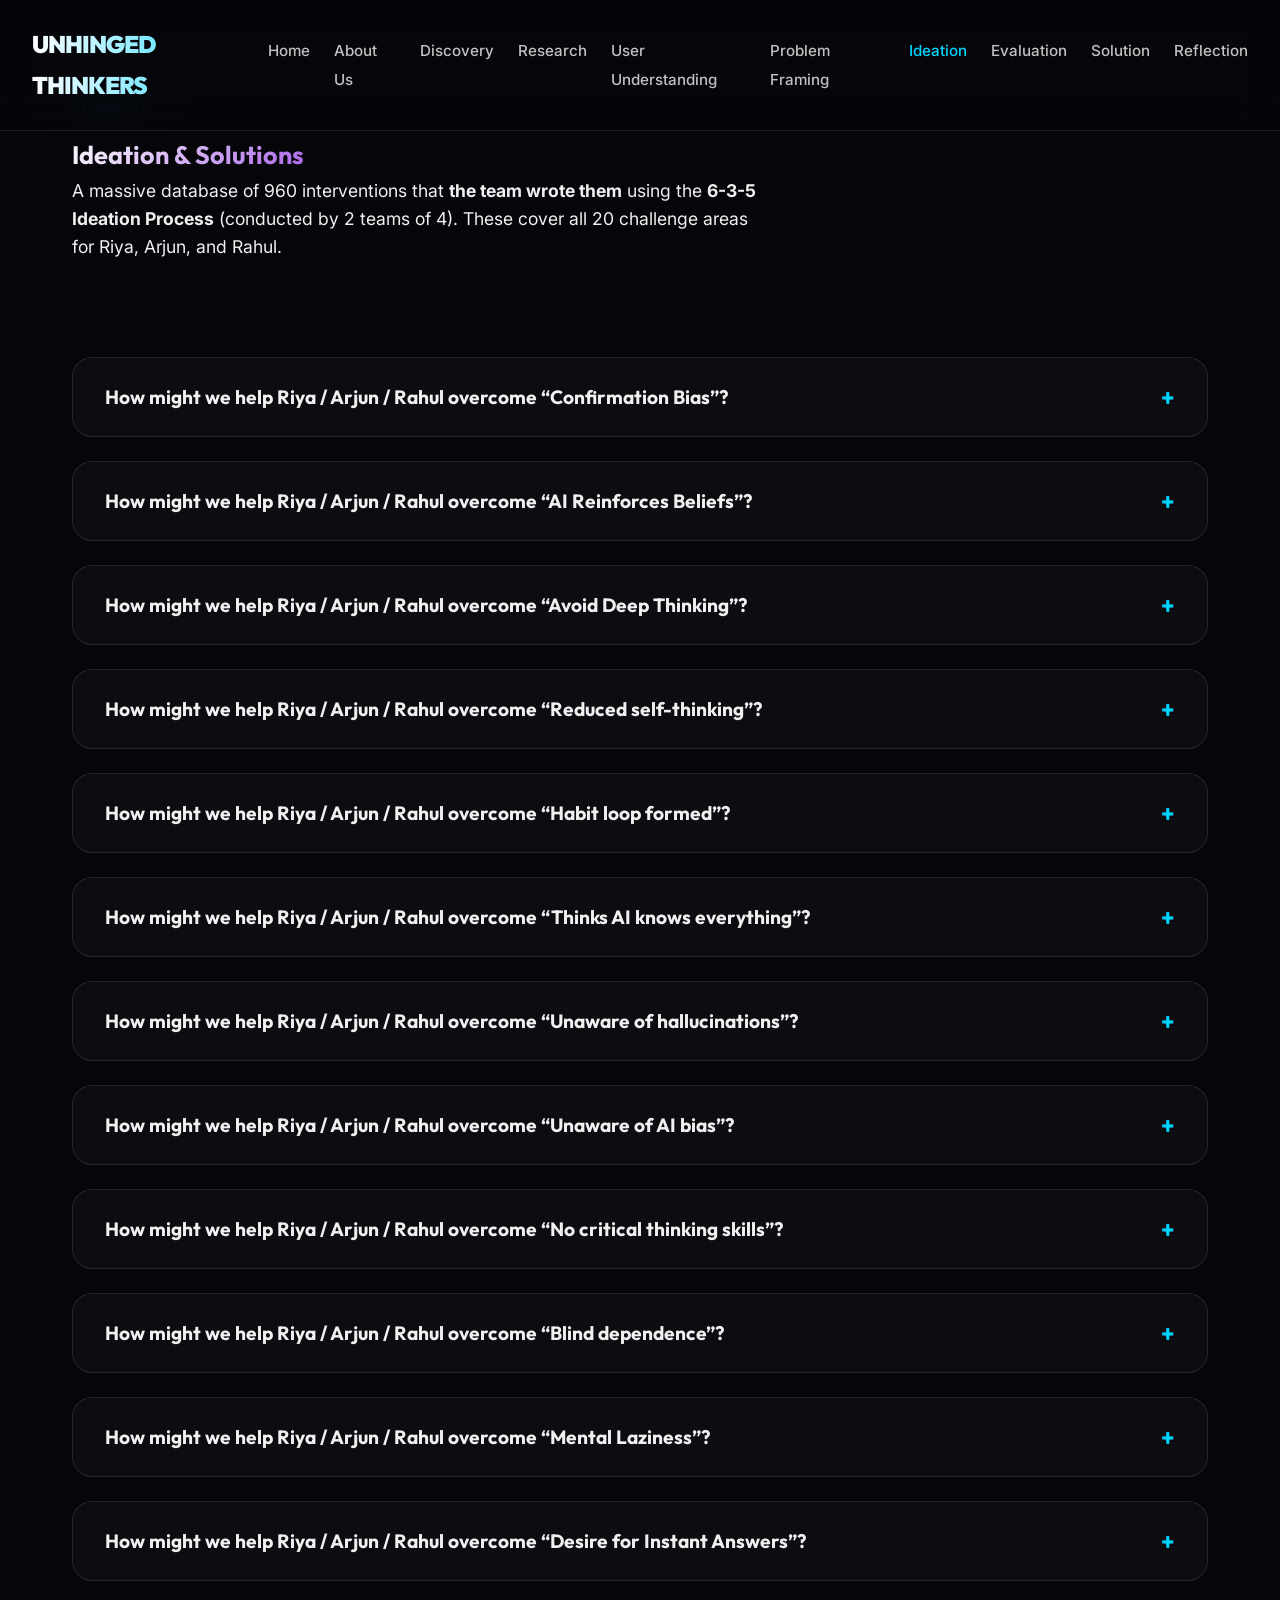
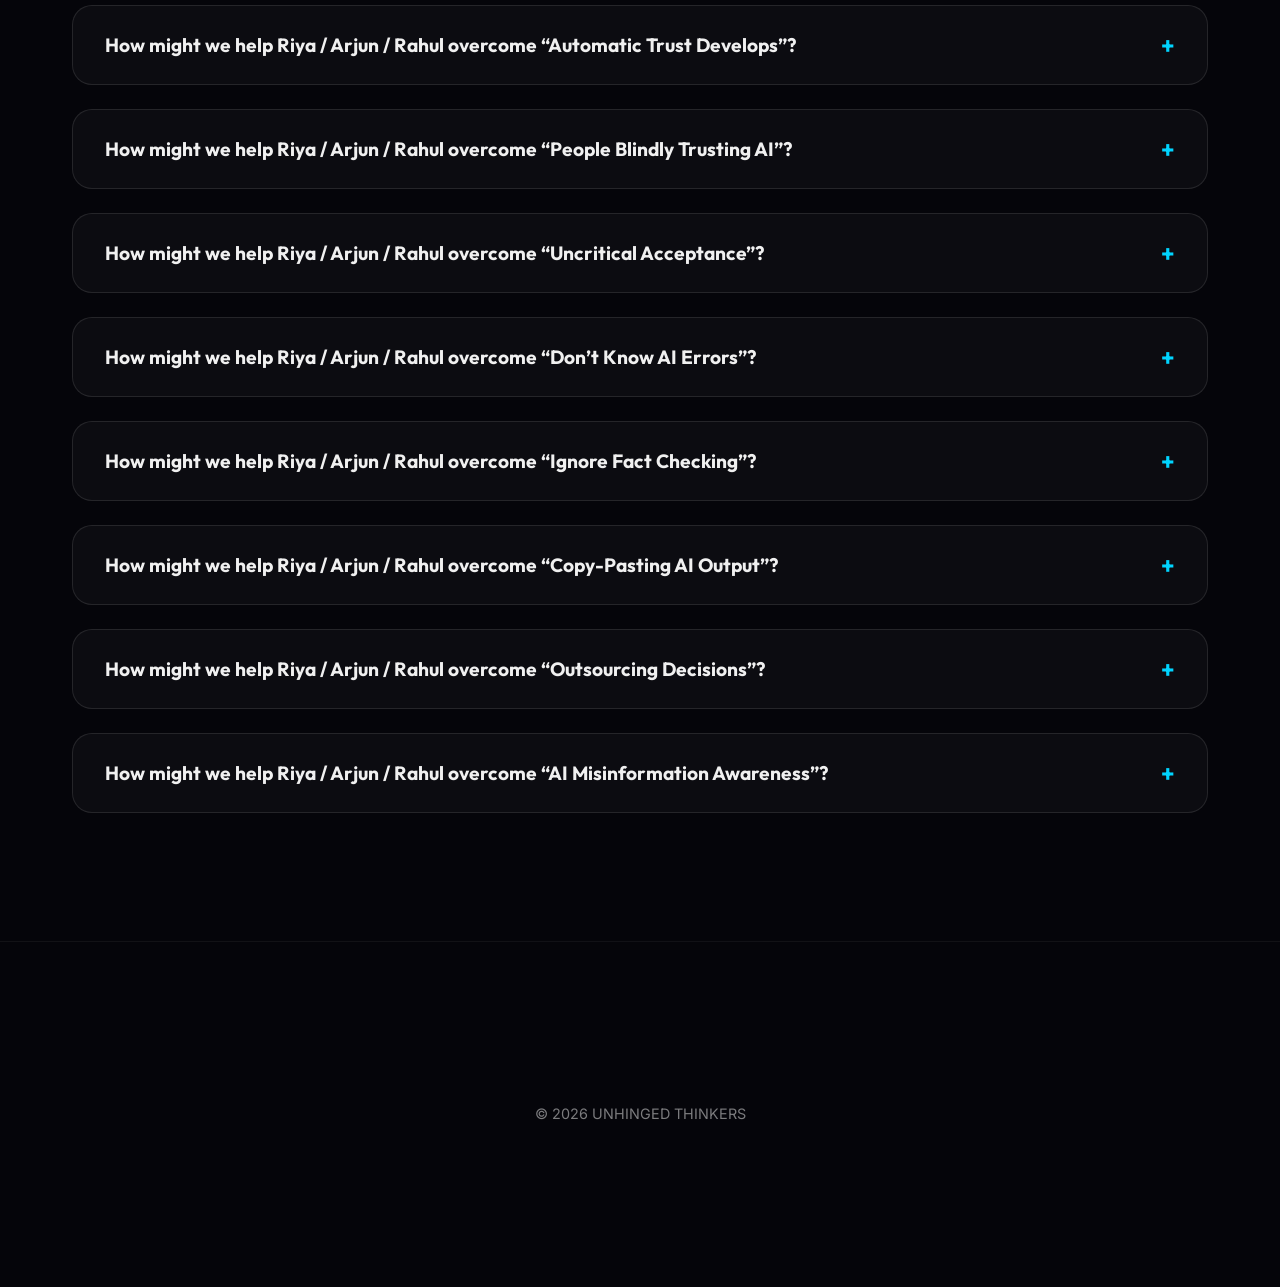
<file: Unhinged_Shield_Submission/ideation.html>
<!DOCTYPE html>
<html lang="en">
<head>
    <meta charset="UTF-8">
    <meta name="viewport" content="width=device-width, initial-scale=1.0">
    <title>Ideation | UNHINGED THINKERS</title>
    <link rel="preconnect" href="https://fonts.googleapis.com">
    <link rel="preconnect" href="https://fonts.gstatic.com" crossorigin>
    <link href="https://fonts.googleapis.com/css2?family=Inter:wght@300;400;600;800&family=Outfit:wght@400;700;900&family=DM+Mono:wght@400;500&display=swap" rel="stylesheet">
    <link rel="stylesheet" href="style.css">
    <style>
        .ideation-container { display: flex; flex-direction: column; gap: 2rem; padding-bottom: 8rem; }
        .hmw-list { display: flex; flex-direction: column; gap: 1.5rem; }
        .hmw-dropdown { background: rgba(255, 255, 255, 0.03); border: 1px solid var(--border-color); border-radius: 20px; overflow: hidden; transition: var(--transition); }
        .hmw-trigger { width: 100%; padding: 1.5rem 2rem; text-align: left; background: none; border: none; color: var(--text-color); cursor: pointer; display: flex; justify-content: space-between; align-items: center; font-family: var(--font-heading); font-size: 1.2rem; font-weight: 700; }
        .hmw-trigger:hover { background: rgba(255,255,255,0.02); }
        .hmw-trigger::after { content: '+'; font-size: 1.5rem; color: var(--accent-secondary); transition: transform 0.3s ease; }
        .hmw-dropdown.active .hmw-trigger::after { transform: rotate(45deg); }
        .hmw-content { max-height: 0; overflow: hidden; transition: max-height 0.5s cubic-bezier(0.4, 0, 0.2, 1); background: rgba(0,0,0,0.2); }
        .hmw-dropdown.active .hmw-content { max-height: 4000px; padding-bottom: 2rem; }
        .solutions-grid { display: grid; grid-template-columns: repeat(4, 1fr); gap: 2rem; padding: 2rem; }
        .solution-batch { display: flex; flex-direction: column; gap: 1rem; }
        .batch-title { font-family: 'DM Mono', monospace; font-size: 0.85rem; color: var(--accent-primary); text-transform: uppercase; letter-spacing: 2px; margin-bottom: 0.8rem; border-bottom: 1px solid rgba(255,255,255,0.05); padding-bottom: 0.5rem; }
        .solution-item { font-size: 1rem; line-height: 1.5; opacity: 0.9; display: flex; gap: 0.8rem; }
        .solution-num { color: var(--accent-secondary); font-weight: 800; font-family: 'DM Mono', monospace; min-width: 22px; font-size: 0.9rem; }
        .section-header p { font-size: 1.1rem; max-width: 800px; margin: 0 auto; line-height: 1.6; }
        .footer-note { text-align: center; padding: 4rem; background: rgba(255, 255, 255, 0.02); border-radius: 30px; border: 1px dashed var(--border-color); margin-top: 5rem; }
        @media (max-width: 1200px) { .solutions-grid { grid-template-columns: repeat(2, 1fr); } }
        @media (max-width: 768px) { .solutions-grid { grid-template-columns: 1fr; } }
    </style>
</head>
<body>
    <header>
        <nav id="main-nav">
            <div class="logo">UNHINGED THINKERS</div>
            <ul>
                <li><a href="index.html">Home</a></li>
                <li><a href="about.html">About Us</a></li>
                <li><a href="discovery.html">Discovery</a></li>
                <li><a href="research.html">Research</a></li>
                <li><a href="user.html">User Understanding</a></li>
                <li><a href="problem.html">Problem Framing</a></li>
                <li><a href="ideation.html" class="active">Ideation</a></li>
                <li><a href="evaluation.html">Evaluation</a></li>
                <li><a href="solution.html">Solution</a></li>
                <li><a href="reflection.html">Reflection</a></li>
            </ul>
        </nav>
    </header>
    <main class="container ideation-container">
        <section class="section-header">
            <span class="eyebrow">Phase 07</span>
            <h1 class="gradient-text">Ideation & Solutions</h1>
            <p>A massive database of 960 interventions that <strong>the team wrote them</strong> using the <strong>6-3-5 Ideation Process</strong> (conducted by 2 teams of 4). These cover all 20 challenge areas for Riya, Arjun, and Rahul.</p>
        </section>
        <div class="hmw-list">
            <div class="hmw-dropdown">
                <button class="hmw-trigger" onclick="this.parentElement.classList.toggle('active')">How might we help Riya / Arjun / Rahul overcome “Confirmation Bias”?</button>
                <div class="hmw-content"><div class="solutions-grid">
                    <div class="solution-batch"><div class="batch-title">Batch 01</div>
                        <div class="solution-item"><span class="solution-num">01</span><p>Opposite News Feed</p></div>
                        <div class="solution-item"><span class="solution-num">02</span><p>Debate AI Assistant</p></div>
                        <div class="solution-item"><span class="solution-num">03</span><p>Bias Score Browser Extension</p></div>
                        <div class="solution-item"><span class="solution-num">04</span><p>Perspective Roulette App</p></div>
                        <div class="solution-item"><span class="solution-num">05</span><p>Echo Chamber Heatmap</p></div>
                        <div class="solution-item"><span class="solution-num">06</span><p>Multi-News Comparison Tool</p></div>
                        <div class="solution-item"><span class="solution-num">07</span><p>AI Fact Conflict Detector</p></div>
                        <div class="solution-item"><span class="solution-num">08</span><p>“Convince Me Wrong” Platform</p></div>
                        <div class="solution-item"><span class="solution-num">09</span><p>Belief Timeline Tracker</p></div>
                        <div class="solution-item"><span class="solution-num">10</span><p>Historical Prediction Simulator</p></div>
                        <div class="solution-item"><span class="solution-num">11</span><p>Red Team AI Mode</p></div>
                        <div class="solution-item"><span class="solution-num">12</span><p>Bias Reflection Journal</p></div>
                    </div>
                    <div class="solution-batch"><div class="batch-title">Batch 02</div>
                        <div class="solution-item"><span class="solution-num">13</span><p>Corporate Groupthink Auditor</p></div>
                        <div class="solution-item"><span class="solution-num">14</span><p>Political Neutral Search Engine</p></div>
                        <div class="solution-item"><span class="solution-num">15</span><p>Contradiction Detection AI</p></div>
                        <div class="solution-item"><span class="solution-num">16</span><p>AI Counterargument Generator</p></div>
                        <div class="solution-item"><span class="solution-num">17</span><p>“What Would Opponents Say?” Button</p></div>
                        <div class="solution-item"><span class="solution-num">18</span><p>VR Perspective Experience</p></div>
                        <div class="solution-item"><span class="solution-num">19</span><p>Debate Club Social Network</p></div>
                        <div class="solution-item"><span class="solution-num">20</span><p>Classroom Bias Analyzer</p></div>
                        <div class="solution-item"><span class="solution-num">21</span><p>Fake Certainty Detector</p></div>
                        <div class="solution-item"><span class="solution-num">22</span><p>Evidence Strength Meter</p></div>
                        <div class="solution-item"><span class="solution-num">23</span><p>Opinion Diversity Podcast App</p></div>
                        <div class="solution-item"><span class="solution-num">24</span><p>Smart Reading Recommendation Engine</p></div>
                    </div>
                    <div class="solution-batch"><div class="batch-title">Batch 03</div>
                        <div class="solution-item"><span class="solution-num">25</span><p>“Both Sides” YouTube Plugin</p></div>
                        <div class="solution-item"><span class="solution-num">26</span><p>Rationality Training Game</p></div>
                        <div class="solution-item"><span class="solution-num">27</span><p>Blind Opinion Voting Platform</p></div>
                        <div class="solution-item"><span class="solution-num">28</span><p>Community Fact-Checking Network</p></div>
                        <div class="solution-item"><span class="solution-num">29</span><p>AI Skeptic Coach</p></div>
                        <div class="solution-item"><span class="solution-num">30</span><p>Cross-Cultural Storytelling App</p></div>
                        <div class="solution-item"><span class="solution-num">31</span><p>“Switch Positions” Debate Game</p></div>
                        <div class="solution-item"><span class="solution-num">32</span><p>Emotional Manipulation Detector</p></div>
                        <div class="solution-item"><span class="solution-num">33</span><p>News Source Political Labeling Tool</p></div>
                        <div class="solution-item"><span class="solution-num">34</span><p>Academic Research Simplifier</p></div>
                        <div class="solution-item"><span class="solution-num">35</span><p>Balanced Reddit Feed Extension</p></div>
                        <div class="solution-item"><span class="solution-num">36</span><p>Deep Question Generator</p></div>
                    </div>
                    <div class="solution-batch"><div class="batch-title">Batch 04</div>
                        <div class="solution-item"><span class="solution-num">37</span><p>Add a blur to make us pause: "I think it should blur out the AI response if it's suspicious, so that we have to click a button and actually think before we read it."</p></div>
                        <div class="solution-item"><span class="solution-num">38</span><p>Anti-Propaganda Learning Platform</p></div>
                        <div class="solution-item"><span class="solution-num">39</span><p>AI Belief Audit Dashboard</p></div>
                        <div class="solution-item"><span class="solution-num">40</span><p>Decision Reflection Diary</p></div>
                        <div class="solution-item"><span class="solution-num">41</span><p>Crowd Wisdom Aggregator</p></div>
                        <div class="solution-item"><span class="solution-num">42</span><p>Argument Weakness Identifier</p></div>
                        <div class="solution-item"><span class="solution-num">43</span><p>Logical Fallacy Detector</p></div>
                        <div class="solution-item"><span class="solution-num">44</span><p>Ethical Perspective Simulator</p></div>
                        <div class="solution-item"><span class="solution-num">45</span><p>Public Opinion Evolution Tracker</p></div>
                        <div class="solution-item"><span class="solution-num">46</span><p>AI Neutral Moderator</p></div>
                        <div class="solution-item"><span class="solution-num">47</span><p>“Challenge Your Assumption” Widget</p></div>
                        <div class="solution-item"><span class="solution-num">48</span><p>Human Library Experience Platform</p></div>
                    </div>
                </div></div>
            </div>
            <div class="hmw-dropdown">
                <button class="hmw-trigger" onclick="this.parentElement.classList.toggle('active')">How might we help Riya / Arjun / Rahul overcome “AI Reinforces Beliefs”?</button>
                <div class="hmw-content"><div class="solutions-grid">
                    <div class="solution-batch"><div class="batch-title">Batch 01</div>
                        <div class="solution-item"><span class="solution-num">01</span><p>Compare AIs to find the truth: "We should make a system that asks three different AI models the same question and compares their answers to see if they are lying."</p></div>
                        <div class="solution-item"><span class="solution-num">02</span><p>AI Devil’s Advocate Button</p></div>
                        <div class="solution-item"><span class="solution-num">03</span><p>AI Confidence Meter</p></div>
                        <div class="solution-item"><span class="solution-num">04</span><p>“Why This Could Be Wrong” Feature</p></div>
                        <div class="solution-item"><span class="solution-num">05</span><p>AI Bias Nutrition Label</p></div>
                        <div class="solution-item"><span class="solution-num">06</span><p>Source Transparency Layer</p></div>
                        <div class="solution-item"><span class="solution-num">07</span><p>Expert Disagreement Feed</p></div>
                        <div class="solution-item"><span class="solution-num">08</span><p>Contradiction Finder</p></div>
                        <div class="solution-item"><span class="solution-num">09</span><p>AI Skepticism Tutor</p></div>
                        <div class="solution-item"><span class="solution-num">10</span><p>Hallucination Insurance API</p></div>
                        <div class="solution-item"><span class="solution-num">11</span><p>Slow Answer Mode</p></div>
                        <div class="solution-item"><span class="solution-num">12</span><p>AI Transparency Score</p></div>
                    </div>
                    <div class="solution-batch"><div class="batch-title">Batch 02</div>
                        <div class="solution-item"><span class="solution-num">13</span><p>Classroom Counterpoint Generator</p></div>
                        <div class="solution-item"><span class="solution-num">14</span><p>Family Discussion AI Mediator</p></div>
                        <div class="solution-item"><span class="solution-num">15</span><p>Truth Challenge Game</p></div>
                        <div class="solution-item"><span class="solution-num">16</span><p>“AI Made Me Think This” Tracker</p></div>
                        <div class="solution-item"><span class="solution-num">17</span><p>Balanced Recommendation Engine</p></div>
                        <div class="solution-item"><span class="solution-num">18</span><p>Evidence-Based Response Mode</p></div>
                        <div class="solution-item"><span class="solution-num">19</span><p>AI Explanation Comparator</p></div>
                        <div class="solution-item"><span class="solution-num">20</span><p>AI Neutrality Rating Agency</p></div>
                        <div class="solution-item"><span class="solution-num">21</span><p>Open Source Verification Platform</p></div>
                        <div class="solution-item"><span class="solution-num">22</span><p>Research Citation Requirement Tool</p></div>
                        <div class="solution-item"><span class="solution-num">23</span><p>AI Debate Arena</p></div>
                        <div class="solution-item"><span class="solution-num">24</span><p>Multiple Perspective Chatbot</p></div>
                    </div>
                    <div class="solution-batch"><div class="batch-title">Batch 03</div>
                        <div class="solution-item"><span class="solution-num">25</span><p>Human Expert Verification Marketplace</p></div>
                        <div class="solution-item"><span class="solution-num">26</span><p>AI Response Audit Trail</p></div>
                        <div class="solution-item"><span class="solution-num">27</span><p>“Ask Another AI” Plugin</p></div>
                        <div class="solution-item"><span class="solution-num">28</span><p>Trust Calibration Dashboard</p></div>
                        <div class="solution-item"><span class="solution-num">29</span><p>AI Bias Heatmap</p></div>
                        <div class="solution-item"><span class="solution-num">30</span><p>Logic-Based Response Ranking</p></div>
                        <div class="solution-item"><span class="solution-num">31</span><p>“Disagree With Me” Mode</p></div>
                        <div class="solution-item"><span class="solution-num">32</span><p>Independent Thinking Reminder App</p></div>
                        <div class="solution-item"><span class="solution-num">33</span><p>AI Accountability Logbook</p></div>
                        <div class="solution-item"><span class="solution-num">34</span><p>Academic Peer Review AI</p></div>
                        <div class="solution-item"><span class="solution-num">35</span><p>Counterfactual Thinking Assistant</p></div>
                        <div class="solution-item"><span class="solution-num">36</span><p>Opposing Scholar Recommendation Tool</p></div>
                    </div>
                    <div class="solution-batch"><div class="batch-title">Batch 04</div>
                        <div class="solution-item"><span class="solution-num">37</span><p>AI Political Leaning Detector</p></div>
                        <div class="solution-item"><span class="solution-num">38</span><p>Cognitive Diversity Feed</p></div>
                        <div class="solution-item"><span class="solution-num">39</span><p>“Check Alternative Theories” Button</p></div>
                        <div class="solution-item"><span class="solution-num">40</span><p>Rational Decision Assistant</p></div>
                        <div class="solution-item"><span class="solution-num">41</span><p>Human-in-the-Loop AI Platform</p></div>
                        <div class="solution-item"><span class="solution-num">42</span><p>AI Influence Awareness Report</p></div>
                        <div class="solution-item"><span class="solution-num">43</span><p>Argument Source Visualizer</p></div>
                        <div class="solution-item"><span class="solution-num">44</span><p>Bias-Aware Enterprise AI</p></div>
                        <div class="solution-item"><span class="solution-num">45</span><p>Debate-Oriented Search Engine</p></div>
                        <div class="solution-item"><span class="solution-num">46</span><p>AI Uncertainty Visualizer</p></div>
                        <div class="solution-item"><span class="solution-num">47</span><p>Transparent Reasoning AI</p></div>
                        <div class="solution-item"><span class="solution-num">48</span><p>Consensus vs Minority Opinion Tool</p></div>
                    </div>
                </div></div>
            </div>
            <div class="hmw-dropdown">
                <button class="hmw-trigger" onclick="this.parentElement.classList.toggle('active')">How might we help Riya / Arjun / Rahul overcome “Avoid Deep Thinking”?</button>
                <div class="hmw-content"><div class="solutions-grid">
                    <div class="solution-batch"><div class="batch-title">Batch 01</div>
                        <div class="solution-item"><span class="solution-num">01</span><p>Socratic AI Tutor</p></div>
                        <div class="solution-item"><span class="solution-num">02</span><p>Deep Thinking Timer</p></div>
                        <div class="solution-item"><span class="solution-num">03</span><p>“Explain Your Reasoning” Requirement</p></div>
                        <div class="solution-item"><span class="solution-num">04</span><p>Reflection-Based Search Engine</p></div>
                        <div class="solution-item"><span class="solution-num">05</span><p>AI Homework Resistance Mode</p></div>
                        <div class="solution-item"><span class="solution-num">06</span><p>Cognitive Gym App</p></div>
                        <div class="solution-item"><span class="solution-num">07</span><p>Longform Conversation Platform</p></div>
                        <div class="solution-item"><span class="solution-num">08</span><p>“One More Why” Tool</p></div>
                        <div class="solution-item"><span class="solution-num">09</span><p>Focused Reading Mode</p></div>
                        <div class="solution-item"><span class="solution-num">10</span><p>Delayed Gratification Search</p></div>
                        <div class="solution-item"><span class="solution-num">11</span><p>AI Thought Partner</p></div>
                        <div class="solution-item"><span class="solution-num">12</span><p>Critical Thinking RPG Game</p></div>
                    </div>
                    <div class="solution-batch"><div class="batch-title">Batch 02</div>
                        <div class="solution-item"><span class="solution-num">13</span><p>Mental Calories Tracker</p></div>
                        <div class="solution-item"><span class="solution-num">14</span><p>Offline Reflection Companion</p></div>
                        <div class="solution-item"><span class="solution-num">15</span><p>Deep Work Social Network</p></div>
                        <div class="solution-item"><span class="solution-num">16</span><p>AI Curiosity Engine</p></div>
                        <div class="solution-item"><span class="solution-num">17</span><p>Puzzle-Based Learning App</p></div>
                        <div class="solution-item"><span class="solution-num">18</span><p>Brainstorming Challenge Platform</p></div>
                        <div class="solution-item"><span class="solution-num">19</span><p>Analytical Writing Assistant</p></div>
                        <div class="solution-item"><span class="solution-num">20</span><p>Reflection Journaling AI</p></div>
                        <div class="solution-item"><span class="solution-num">21</span><p>Long-Answer Reward System</p></div>
                        <div class="solution-item"><span class="solution-num">22</span><p>Critical Reading Trainer</p></div>
                        <div class="solution-item"><span class="solution-num">23</span><p>“Pause Before Answer” Feature</p></div>
                        <div class="solution-item"><span class="solution-num">24</span><p>Slow Media Platform</p></div>
                    </div>
                    <div class="solution-batch"><div class="batch-title">Batch 03</div>
                        <div class="solution-item"><span class="solution-num">25</span><p>Research Habit Builder</p></div>
                        <div class="solution-item"><span class="solution-num">26</span><p>Question-First Search Engine</p></div>
                        <div class="solution-item"><span class="solution-num">27</span><p>Guided Thought Mapping Tool</p></div>
                        <div class="solution-item"><span class="solution-num">28</span><p>AI-Assisted Mind Mapping</p></div>
                        <div class="solution-item"><span class="solution-num">29</span><p>Intellectual Discussion Rooms</p></div>
                        <div class="solution-item"><span class="solution-num">30</span><p>“Think Before Scroll” Extension</p></div>
                        <div class="solution-item"><span class="solution-num">31</span><p>Distraction Blocking Thinking App</p></div>
                        <div class="solution-item"><span class="solution-num">32</span><p>Logic Puzzle Subscription Service</p></div>
                        <div class="solution-item"><span class="solution-num">33</span><p>Deep Learning Community Forum</p></div>
                        <div class="solution-item"><span class="solution-num">34</span><p>AI Philosophy Companion</p></div>
                        <div class="solution-item"><span class="solution-num">35</span><p>Critical Thinking Certification Platform</p></div>
                        <div class="solution-item"><span class="solution-num">36</span><p>Curiosity-Based Education App</p></div>
                    </div>
                    <div class="solution-batch"><div class="batch-title">Batch 04</div>
                        <div class="solution-item"><span class="solution-num">37</span><p>Reflective Decision-Making Coach</p></div>
                        <div class="solution-item"><span class="solution-num">38</span><p>Debate Preparation Assistant</p></div>
                        <div class="solution-item"><span class="solution-num">39</span><p>Structured Problem-Solving Tool</p></div>
                        <div class="solution-item"><span class="solution-num">40</span><p>“What Evidence Supports This?” Prompt</p></div>
                        <div class="solution-item"><span class="solution-num">41</span><p>AI-Assisted Book Discussion Club</p></div>
                        <div class="solution-item"><span class="solution-num">42</span><p>Idea Incubator Workspace</p></div>
                        <div class="solution-item"><span class="solution-num">43</span><p>Concept Connection Generator</p></div>
                        <div class="solution-item"><span class="solution-num">44</span><p>Thinking Streak Tracker</p></div>
                        <div class="solution-item"><span class="solution-num">45</span><p>Slow Learning University Platform</p></div>
                        <div class="solution-item"><span class="solution-num">46</span><p>Thought Experiment Generator</p></div>
                        <div class="solution-item"><span class="solution-num">47</span><p>Inquiry-Based Education System</p></div>
                        <div class="solution-item"><span class="solution-num">48</span><p>Personal Reasoning Improvement Dashboard</p></div>
                    </div>
                </div></div>
            </div>
            <div class="hmw-dropdown">
                <button class="hmw-trigger" onclick="this.parentElement.classList.toggle('active')">How might we help Riya / Arjun / Rahul overcome “Reduced self-thinking”?</button>
                <div class="hmw-content"><div class="solutions-grid">
                    <div class="solution-batch"><div class="batch-title">Batch 01</div>
                        <div class="solution-item"><span class="solution-num">01</span><p>Block secret info before it's sent: "Let's build a plugin that scans for passwords or private info while you type and blocks the connection before the AI can even see it."</p></div>
                        <div class="solution-item"><span class="solution-num">02</span><p>“Think before reveal” homework app</p></div>
                        <div class="solution-item"><span class="solution-num">03</span><p>Browser extension that hides AI answers for 2 minutes</p></div>
                        <div class="solution-item"><span class="solution-num">04</span><p>Debate-with-AI platform where users defend their opinion first</p></div>
                        <div class="solution-item"><span class="solution-num">05</span><p>Reverse Google — users predict answer before search results appear</p></div>
                        <div class="solution-item"><span class="solution-num">06</span><p>AI tutor that gives hints only, never full solutions</p></div>
                        <div class="solution-item"><span class="solution-num">07</span><p>“Build your reasoning streak” gamified app</p></div>
                        <div class="solution-item"><span class="solution-num">08</span><p>Voice assistant that asks “why do you think that?” every time</p></div>
                        <div class="solution-item"><span class="solution-num">09</span><p>Classroom tool tracking critical-thinking growth</p></div>
                        <div class="solution-item"><span class="solution-num">10</span><p>AI that intentionally gives multiple perspectives instead of one answer</p></div>
                        <div class="solution-item"><span class="solution-num">11</span><p>“Mistake museum” app where users learn from failed logic</p></div>
                        <div class="solution-item"><span class="solution-num">12</span><p>Social platform rewarding original thoughts over reposts</p></div>
                    </div>
                    <div class="solution-batch"><div class="batch-title">Batch 02</div>
                        <div class="solution-item"><span class="solution-num">13</span><p>AI-powered Socratic questioning chatbot</p></div>
                        <div class="solution-item"><span class="solution-num">14</span><p>“Offline thinking mode” that locks answers until notes are written</p></div>
                        <div class="solution-item"><span class="solution-num">15</span><p>Journaling app that analyzes independent thinking patterns</p></div>
                        <div class="solution-item"><span class="solution-num">16</span><p>Career interview simulator requiring spontaneous answers</p></div>
                        <div class="solution-item"><span class="solution-num">17</span><p>Family dinner card game focused on reasoning challenges</p></div>
                        <div class="solution-item"><span class="solution-num">18</span><p>AI reading app asking prediction questions mid-reading</p></div>
                        <div class="solution-item"><span class="solution-num">19</span><p>Startup incubator for “human-first intelligence” products</p></div>
                        <div class="solution-item"><span class="solution-num">20</span><p>Productivity app that blocks copy-paste from AI tools</p></div>
                        <div class="solution-item"><span class="solution-num">21</span><p>“Solve without internet” monthly challenge platform</p></div>
                        <div class="solution-item"><span class="solution-num">22</span><p>Digital detox camps for students</p></div>
                        <div class="solution-item"><span class="solution-num">23</span><p>AI that grades quality of reasoning instead of correctness</p></div>
                        <div class="solution-item"><span class="solution-num">24</span><p>Brain gym cafés with logic games and puzzles</p></div>
                    </div>
                    <div class="solution-batch"><div class="batch-title">Batch 03</div>
                        <div class="solution-item"><span class="solution-num">25</span><p>“Explain like you discovered it” learning platform</p></div>
                        <div class="solution-item"><span class="solution-num">26</span><p>AI assistant with “low assistance mode”</p></div>
                        <div class="solution-item"><span class="solution-num">27</span><p>App that rewards handwritten brainstorming</p></div>
                        <div class="solution-item"><span class="solution-num">28</span><p>Collaborative whiteboard for idea-generation without AI</p></div>
                        <div class="solution-item"><span class="solution-num">29</span><p>University exams using real-world reasoning instead of memorization</p></div>
                        <div class="solution-item"><span class="solution-num">30</span><p>Smartwatch reminders saying “pause and think yourself”</p></div>
                        <div class="solution-item"><span class="solution-num">31</span><p>“Critical thinking Olympics” competition platform</p></div>
                        <div class="solution-item"><span class="solution-num">32</span><p>AI that intentionally leaves gaps for users to complete</p></div>
                        <div class="solution-item"><span class="solution-num">33</span><p>Escape rooms focused on analytical problem-solving</p></div>
                        <div class="solution-item"><span class="solution-num">34</span><p>VR scenarios forcing decision-making under uncertainty</p></div>
                        <div class="solution-item"><span class="solution-num">35</span><p>“No answer day” in schools where teachers only ask questions</p></div>
                        <div class="solution-item"><span class="solution-num">36</span><p>AI transparency tool showing how answers were formed</p></div>
                    </div>
                    <div class="solution-batch"><div class="batch-title">Batch 04</div>
                        <div class="solution-item"><span class="solution-num">37</span><p>App comparing human answers vs AI answers to boost confidence</p></div>
                        <div class="solution-item"><span class="solution-num">38</span><p>Startup helping parents teach children reasoning habits</p></div>
                        <div class="solution-item"><span class="solution-num">39</span><p>Community clubs for brainstorming social problems</p></div>
                        <div class="solution-item"><span class="solution-num">40</span><p>“Argument analyzer” app detecting weak logic in discussions</p></div>
                        <div class="solution-item"><span class="solution-num">41</span><p>AI-powered philosophy mentor for teens</p></div>
                        <div class="solution-item"><span class="solution-num">42</span><p>Puzzle subscription boxes for adults addicted to passive scrolling</p></div>
                        <div class="solution-item"><span class="solution-num">43</span><p>Browser plugin measuring dependency on AI tools</p></div>
                        <div class="solution-item"><span class="solution-num">44</span><p>“Independent creator challenge” for artists/writers without AI</p></div>
                        <div class="solution-item"><span class="solution-num">45</span><p>AI co-pilot that slowly reduces help over time</p></div>
                        <div class="solution-item"><span class="solution-num">46</span><p>Daily “question of the day” app encouraging reflection</p></div>
                        <div class="solution-item"><span class="solution-num">47</span><p>Smart notebooks that guide structured thinking</p></div>
                        <div class="solution-item"><span class="solution-num">48</span><p>Extreme idea: AI tax where overusing AI costs digital points</p></div>
                    </div>
                </div></div>
            </div>
            <div class="hmw-dropdown">
                <button class="hmw-trigger" onclick="this.parentElement.classList.toggle('active')">How might we help Riya / Arjun / Rahul overcome “Habit loop formed”?</button>
                <div class="hmw-content"><div class="solutions-grid">
                    <div class="solution-batch"><div class="batch-title">Batch 01</div>
                        <div class="solution-item"><span class="solution-num">01</span><p>App that detects doomscrolling patterns and interrupts them</p></div>
                        <div class="solution-item"><span class="solution-num">02</span><p>Wearable band vibrating when repetitive app usage starts</p></div>
                        <div class="solution-item"><span class="solution-num">03</span><p>AI therapist chatbot for breaking addictive loops</p></div>
                        <div class="solution-item"><span class="solution-num">04</span><p>Gamified “break the streak” platform for bad habits</p></div>
                        <div class="solution-item"><span class="solution-num">05</span><p>Social media app with forced cooldown periods</p></div>
                        <div class="solution-item"><span class="solution-num">06</span><p>Reward system for staying offline</p></div>
                        <div class="solution-item"><span class="solution-num">07</span><p>Smart mirror showing screen-time impact visually</p></div>
                        <div class="solution-item"><span class="solution-num">08</span><p>“Replace the habit” recommendation engine</p></div>
                        <div class="solution-item"><span class="solution-num">09</span><p>AI identifying emotional triggers behind habits</p></div>
                        <div class="solution-item"><span class="solution-num">10</span><p>Digital accountability partner marketplace</p></div>
                        <div class="solution-item"><span class="solution-num">11</span><p>Group challenges for reducing addictive behaviors</p></div>
                        <div class="solution-item"><span class="solution-num">12</span><p>Browser extension that slowly turns grayscale after long use</p></div>
                    </div>
                    <div class="solution-batch"><div class="batch-title">Batch 02</div>
                        <div class="solution-item"><span class="solution-num">13</span><p>Habit loop visualizer using charts and emotional tracking</p></div>
                        <div class="solution-item"><span class="solution-num">14</span><p>VR simulation showing long-term impact of habits</p></div>
                        <div class="solution-item"><span class="solution-num">15</span><p>Smart alarms interrupting repetitive behavior cycles</p></div>
                        <div class="solution-item"><span class="solution-num">16</span><p>AI coach that predicts relapse moments</p></div>
                        <div class="solution-item"><span class="solution-num">17</span><p>Productivity cafés where phones are locked away</p></div>
                        <div class="solution-item"><span class="solution-num">18</span><p>Reverse rewards app — lose points for unhealthy loops</p></div>
                        <div class="solution-item"><span class="solution-num">19</span><p>Subscription box replacing digital habits with physical hobbies</p></div>
                        <div class="solution-item"><span class="solution-num">20</span><p>“Tiny habit replacement” micro-learning app</p></div>
                        <div class="solution-item"><span class="solution-num">21</span><p>AI-generated personalized routines for healthier behavior</p></div>
                        <div class="solution-item"><span class="solution-num">22</span><p>Smart home lights changing during unhealthy late-night habits</p></div>
                        <div class="solution-item"><span class="solution-num">23</span><p>Habit-breaking bootcamps for students/professionals</p></div>
                        <div class="solution-item"><span class="solution-num">24</span><p>“Trigger blocker” app that removes tempting content</p></div>
                    </div>
                    <div class="solution-batch"><div class="batch-title">Batch 03</div>
                        <div class="solution-item"><span class="solution-num">25</span><p>Emotion-tracking journal connected to habit analytics</p></div>
                        <div class="solution-item"><span class="solution-num">26</span><p>Public commitment platform with friend monitoring</p></div>
                        <div class="solution-item"><span class="solution-num">27</span><p>AI that creates friction before opening addictive apps</p></div>
                        <div class="solution-item"><span class="solution-num">28</span><p>“One-click escape” button redirecting users to productive actions</p></div>
                        <div class="solution-item"><span class="solution-num">29</span><p>Offline adventure clubs for teens addicted to screens</p></div>
                        <div class="solution-item"><span class="solution-num">30</span><p>Schools teaching habit psychology from childhood</p></div>
                        <div class="solution-item"><span class="solution-num">31</span><p>Community-based challenge app with local meetups</p></div>
                        <div class="solution-item"><span class="solution-num">32</span><p>Phone cases designed to reduce usage physically</p></div>
                        <div class="solution-item"><span class="solution-num">33</span><p>AI detecting boredom-driven behavior loops</p></div>
                        <div class="solution-item"><span class="solution-num">34</span><p>Dopamine management workshops</p></div>
                        <div class="solution-item"><span class="solution-num">35</span><p>“Slow media” platform designed to reduce addiction</p></div>
                        <div class="solution-item"><span class="solution-num">36</span><p>Focus music app adapting to distraction patterns</p></div>
                    </div>
                    <div class="solution-batch"><div class="batch-title">Batch 04</div>
                        <div class="solution-item"><span class="solution-num">37</span><p>AI pet that gets healthier when users avoid bad habits</p></div>
                        <div class="solution-item"><span class="solution-num">38</span><p>Corporate wellness dashboards tracking digital habits</p></div>
                        <div class="solution-item"><span class="solution-num">39</span><p>Screen-time insurance discounts for healthy usage</p></div>
                        <div class="solution-item"><span class="solution-num">40</span><p>Habit loop documentary/game hybrid experience</p></div>
                        <div class="solution-item"><span class="solution-num">41</span><p>“Mindful unlock” phone requiring breathing or reflection</p></div>
                        <div class="solution-item"><span class="solution-num">42</span><p>AI-generated alternative activities during craving moments</p></div>
                        <div class="solution-item"><span class="solution-num">43</span><p>Gamified real-world quests replacing digital addictions</p></div>
                        <div class="solution-item"><span class="solution-num">44</span><p>Smart desks that lock distractions during work hours</p></div>
                        <div class="solution-item"><span class="solution-num">45</span><p>AI companion that celebrates consistency, not perfection</p></div>
                        <div class="solution-item"><span class="solution-num">46</span><p>“Weekend unplug” tourism experiences</p></div>
                        <div class="solution-item"><span class="solution-num">47</span><p>Neurofeedback headbands for awareness of compulsive behavior</p></div>
                        <div class="solution-item"><span class="solution-num">48</span><p>Extreme idea: phones with limited dopamine-design interfaces only</p></div>
                    </div>
                </div></div>
            </div>
            <div class="hmw-dropdown">
                <button class="hmw-trigger" onclick="this.parentElement.classList.toggle('active')">How might we help Riya / Arjun / Rahul overcome “Thinks AI knows everything”?</button>
                <div class="hmw-content"><div class="solutions-grid">
                    <div class="solution-batch"><div class="batch-title">Batch 01</div>
                        <div class="solution-item"><span class="solution-num">01</span><p>AI that shows a “confidence level” before every answer</p></div>
                        <div class="solution-item"><span class="solution-num">02</span><p>App that forces AI to say “I might be wrong” for uncertain topics</p></div>
                        <div class="solution-item"><span class="solution-num">03</span><p>Browser extension that highlights unsupported AI claims</p></div>
                        <div class="solution-item"><span class="solution-num">04</span><p>“Source-first AI” that refuses factual answers without references</p></div>
                        <div class="solution-item"><span class="solution-num">05</span><p>AI answer checker that compares responses with trusted websites</p></div>
                        <div class="solution-item"><span class="solution-num">06</span><p>Quiz app where users identify wrong AI answers</p></div>
                        <div class="solution-item"><span class="solution-num">07</span><p>AI tutor that explains its limitations before solving</p></div>
                        <div class="solution-item"><span class="solution-num">08</span><p>“Trust meter” that shows how reliable an AI answer is</p></div>
                        <div class="solution-item"><span class="solution-num">09</span><p>Classroom game where students challenge AI answers</p></div>
                        <div class="solution-item"><span class="solution-num">10</span><p>AI that separates facts, opinions, and assumptions</p></div>
                        <div class="solution-item"><span class="solution-num">11</span><p>Pop-up reminder saying “AI predicts, it does not know everything”</p></div>
                        <div class="solution-item"><span class="solution-num">12</span><p>Website showing famous examples of AI mistakes</p></div>
                    </div>
                    <div class="solution-batch"><div class="batch-title">Batch 02</div>
                        <div class="solution-item"><span class="solution-num">13</span><p>AI assistant that asks users to verify important answers</p></div>
                        <div class="solution-item"><span class="solution-num">14</span><p>“Human expert needed” alert for medical, legal, or finance topics</p></div>
                        <div class="solution-item"><span class="solution-num">15</span><p>App that teaches AI limitations through short daily lessons</p></div>
                        <div class="solution-item"><span class="solution-num">16</span><p>Chrome extension that delays AI answers until user thinks first</p></div>
                        <div class="solution-item"><span class="solution-num">17</span><p>AI that gives multiple possible answers instead of one final answer</p></div>
                        <div class="solution-item"><span class="solution-num">18</span><p>“Don’t blindly trust AI” awareness campaign for students</p></div>
                        <div class="solution-item"><span class="solution-num">19</span><p>AI response grading tool for accuracy and source quality</p></div>
                        <div class="solution-item"><span class="solution-num">20</span><p>AI chatbot that explains when it is guessing</p></div>
                        <div class="solution-item"><span class="solution-num">21</span><p>School workshop where students test AI with tricky questions</p></div>
                        <div class="solution-item"><span class="solution-num">22</span><p>“AI myth-buster” mobile app</p></div>
                        <div class="solution-item"><span class="solution-num">23</span><p>Tool that marks AI answers as verified or unverified</p></div>
                        <div class="solution-item"><span class="solution-num">24</span><p>AI assistant that shows what it does not know clearly</p></div>
                    </div>
                    <div class="solution-batch"><div class="batch-title">Batch 03</div>
                        <div class="solution-item"><span class="solution-num">25</span><p>Extension that warns users when AI sounds overconfident</p></div>
                        <div class="solution-item"><span class="solution-num">26</span><p>AI safety badge for verified responses</p></div>
                        <div class="solution-item"><span class="solution-num">27</span><p>App that teaches users how AI generates answers</p></div>
                        <div class="solution-item"><span class="solution-num">28</span><p>“Ask AI, then check” learning platform</p></div>
                        <div class="solution-item"><span class="solution-num">29</span><p>AI answer comparison tool using multiple AI models</p></div>
                        <div class="solution-item"><span class="solution-num">30</span><p>Digital poster campaign inside computer labs</p></div>
                        <div class="solution-item"><span class="solution-num">31</span><p>AI that gives a disclaimer before high-risk answers</p></div>
                        <div class="solution-item"><span class="solution-num">32</span><p>Game where users earn points for catching AI errors</p></div>
                        <div class="solution-item"><span class="solution-num">33</span><p>Student guide app for responsible AI use</p></div>
                        <div class="solution-item"><span class="solution-num">34</span><p>AI chatbot that says “check this before using” for factual claims</p></div>
                        <div class="solution-item"><span class="solution-num">35</span><p>Tool that teaches difference between search engine and AI chatbot</p></div>
                        <div class="solution-item"><span class="solution-num">36</span><p>AI that asks “Do you want sources?” before answering</p></div>
                    </div>
                    <div class="solution-batch"><div class="batch-title">Batch 04</div>
                        <div class="solution-item"><span class="solution-num">37</span><p>Fact-check button built into AI chat apps</p></div>
                        <div class="solution-item"><span class="solution-num">38</span><p>AI literacy course for colleges</p></div>
                        <div class="solution-item"><span class="solution-num">39</span><p>AI that gives confidence score for each sentence</p></div>
                        <div class="solution-item"><span class="solution-num">40</span><p>“AI is not always right” social media reel series</p></div>
                        <div class="solution-item"><span class="solution-num">41</span><p>App that compares AI answer with textbook content</p></div>
                        <div class="solution-item"><span class="solution-num">42</span><p>AI tutor that gives hints instead of final answers</p></div>
                        <div class="solution-item"><span class="solution-num">43</span><p>Community platform where users post AI mistakes</p></div>
                        <div class="solution-item"><span class="solution-num">44</span><p>AI that labels answers as certain, uncertain, or opinion-based</p></div>
                        <div class="solution-item"><span class="solution-num">45</span><p>Browser plug-in that blocks AI answers without citations</p></div>
                        <div class="solution-item"><span class="solution-num">46</span><p>AI training simulation for employees</p></div>
                        <div class="solution-item"><span class="solution-num">47</span><p>App that teaches users when not to use AI</p></div>
                        <div class="solution-item"><span class="solution-num">48</span><p>“Reality check” chatbot that reviews AI-generated content</p></div>
                    </div>
                </div></div>
            </div>
            <div class="hmw-dropdown">
                <button class="hmw-trigger" onclick="this.parentElement.classList.toggle('active')">How might we help Riya / Arjun / Rahul overcome “Unaware of hallucinations”?</button>
                <div class="hmw-content"><div class="solutions-grid">
                    <div class="solution-batch"><div class="batch-title">Batch 01</div>
                        <div class="solution-item"><span class="solution-num">01</span><p>Hallucination detector that flags suspicious AI claims</p></div>
                        <div class="solution-item"><span class="solution-num">02</span><p>AI citation checker that verifies if sources are real</p></div>
                        <div class="solution-item"><span class="solution-num">03</span><p>Browser extension that marks fake or unsupported facts</p></div>
                        <div class="solution-item"><span class="solution-num">04</span><p>App where users paste AI answers for fact-checking</p></div>
                        <div class="solution-item"><span class="solution-num">05</span><p>“Fake fact” game where users spot hallucinations</p></div>
                        <div class="solution-item"><span class="solution-num">06</span><p>AI that highlights claims needing verification</p></div>
                        <div class="solution-item"><span class="solution-num">07</span><p>Tool that checks whether AI links actually support the answer</p></div>
                        <div class="solution-item"><span class="solution-num">08</span><p>AI answer scanner for students before submitting assignments</p></div>
                        <div class="solution-item"><span class="solution-num">09</span><p>Hallucination risk meter for different topics</p></div>
                        <div class="solution-item"><span class="solution-num">10</span><p>Chatbot that explains what hallucinations are with examples</p></div>
                        <div class="solution-item"><span class="solution-num">11</span><p>AI that refuses to invent sources or statistics</p></div>
                        <div class="solution-item"><span class="solution-num">12</span><p>Website collecting real examples of AI hallucinations</p></div>
                    </div>
                    <div class="solution-batch"><div class="batch-title">Batch 02</div>
                        <div class="solution-item"><span class="solution-num">13</span><p>Classroom activity where students compare AI answers with textbooks</p></div>
                        <div class="solution-item"><span class="solution-num">14</span><p>AI tool that labels every claim as verified or unverified</p></div>
                        <div class="solution-item"><span class="solution-num">15</span><p>“Red flag phrase” detector for words like “studies show”</p></div>
                        <div class="solution-item"><span class="solution-num">16</span><p>AI that asks users to upload sources before answering</p></div>
                        <div class="solution-item"><span class="solution-num">17</span><p>Extension that adds a “verify this claim” button</p></div>
                        <div class="solution-item"><span class="solution-num">18</span><p>AI that gives source links beside each factual statement</p></div>
                        <div class="solution-item"><span class="solution-num">19</span><p>App that alerts users when AI gives too-specific unsupported details</p></div>
                        <div class="solution-item"><span class="solution-num">20</span><p>Hallucination awareness quiz for beginners</p></div>
                        <div class="solution-item"><span class="solution-num">21</span><p>AI that says “I don’t know” instead of guessing</p></div>
                        <div class="solution-item"><span class="solution-num">22</span><p>Tool that compares AI answer with government or official websites</p></div>
                        <div class="solution-item"><span class="solution-num">23</span><p>AI writing assistant that checks for fake references</p></div>
                        <div class="solution-item"><span class="solution-num">24</span><p>Student plagiarism and hallucination checker combined</p></div>
                    </div>
                    <div class="solution-batch"><div class="batch-title">Batch 03</div>
                        <div class="solution-item"><span class="solution-num">25</span><p>AI-powered research assistant that only uses uploaded documents</p></div>
                        <div class="solution-item"><span class="solution-num">26</span><p>App that teaches users how to cross-check AI answers</p></div>
                        <div class="solution-item"><span class="solution-num">27</span><p>Hallucination report button inside AI platforms</p></div>
                        <div class="solution-item"><span class="solution-num">28</span><p>Public database of common AI hallucinations</p></div>
                        <div class="solution-item"><span class="solution-num">29</span><p>AI browser tool that color-codes reliable and doubtful claims</p></div>
                        <div class="solution-item"><span class="solution-num">30</span><p>“Before you trust it” checklist app</p></div>
                        <div class="solution-item"><span class="solution-num">31</span><p>AI that warns users when answer is based on weak information</p></div>
                        <div class="solution-item"><span class="solution-num">32</span><p>Fact-checking chatbot for AI-generated content</p></div>
                        <div class="solution-item"><span class="solution-num">33</span><p>AI that gives uncertainty notes after every paragraph</p></div>
                        <div class="solution-item"><span class="solution-num">34</span><p>App that detects fake names, fake books, and fake cases</p></div>
                        <div class="solution-item"><span class="solution-num">35</span><p>Tool that checks if AI-generated citations exist online</p></div>
                        <div class="solution-item"><span class="solution-num">36</span><p>AI classroom workshop on hallucination examples</p></div>
                    </div>
                    <div class="solution-batch"><div class="batch-title">Batch 04</div>
                        <div class="solution-item"><span class="solution-num">37</span><p>Chrome extension that blocks unsupported AI-generated statistics</p></div>
                        <div class="solution-item"><span class="solution-num">38</span><p>AI assistant that asks “Do you want me to verify this?”</p></div>
                        <div class="solution-item"><span class="solution-num">39</span><p>AI answer comparison tool across multiple trusted sources</p></div>
                        <div class="solution-item"><span class="solution-num">40</span><p>Mobile app that teaches hallucination through daily examples</p></div>
                        <div class="solution-item"><span class="solution-num">41</span><p>“Hallucination museum” website showing funny but dangerous AI errors</p></div>
                        <div class="solution-item"><span class="solution-num">42</span><p>AI that gives a warning before answering niche or rare topics</p></div>
                        <div class="solution-item"><span class="solution-num">43</span><p>Tool that detects made-up legal cases or medical claims</p></div>
                        <div class="solution-item"><span class="solution-num">44</span><p>AI that separates confirmed facts from possible guesses</p></div>
                        <div class="solution-item"><span class="solution-num">45</span><p>Gamified fact-checking app for students</p></div>
                        <div class="solution-item"><span class="solution-num">46</span><p>AI search assistant that only answers from real web pages</p></div>
                        <div class="solution-item"><span class="solution-num">47</span><p>Browser plugin that checks AI answers against Wikipedia/textbooks</p></div>
                        <div class="solution-item"><span class="solution-num">48</span><p>AI safety training module for workplaces</p></div>
                    </div>
                </div></div>
            </div>
            <div class="hmw-dropdown">
                <button class="hmw-trigger" onclick="this.parentElement.classList.toggle('active')">How might we help Riya / Arjun / Rahul overcome “Unaware of AI bias”?</button>
                <div class="hmw-content"><div class="solutions-grid">
                    <div class="solution-batch"><div class="batch-title">Batch 01</div>
                        <div class="solution-item"><span class="solution-num">01</span><p>Bias detector that highlights biased AI language</p></div>
                        <div class="solution-item"><span class="solution-num">02</span><p>AI that gives answers from multiple cultural perspectives</p></div>
                        <div class="solution-item"><span class="solution-num">03</span><p>App that teaches AI bias using simple examples</p></div>
                        <div class="solution-item"><span class="solution-num">04</span><p>Gender bias checker for AI-generated text</p></div>
                        <div class="solution-item"><span class="solution-num">05</span><p>Hiring bias detector for resumes and job descriptions</p></div>
                        <div class="solution-item"><span class="solution-num">06</span><p>AI that warns when an answer may be one-sided</p></div>
                        <div class="solution-item"><span class="solution-num">07</span><p>Tool that checks if AI assumes one country or culture as default</p></div>
                        <div class="solution-item"><span class="solution-num">08</span><p>Bias awareness quiz for students</p></div>
                        <div class="solution-item"><span class="solution-num">09</span><p>AI that shows “who might be left out” in an answer</p></div>
                        <div class="solution-item"><span class="solution-num">10</span><p>Inclusive prompt generator that reduces biased responses</p></div>
                        <div class="solution-item"><span class="solution-num">11</span><p>AI that compares answers for different genders or regions</p></div>
                        <div class="solution-item"><span class="solution-num">12</span><p>Website showing biased AI outputs and corrected versions</p></div>
                    </div>
                    <div class="solution-batch"><div class="batch-title">Batch 02</div>
                        <div class="solution-item"><span class="solution-num">13</span><p>AI fairness score for generated content</p></div>
                        <div class="solution-item"><span class="solution-num">14</span><p>Browser extension that flags stereotypes in AI answers</p></div>
                        <div class="solution-item"><span class="solution-num">15</span><p>AI that asks users to consider another viewpoint</p></div>
                        <div class="solution-item"><span class="solution-num">16</span><p>Classroom debate activity on AI bias</p></div>
                        <div class="solution-item"><span class="solution-num">17</span><p>AI that gives minority or underrepresented perspectives</p></div>
                        <div class="solution-item"><span class="solution-num">18</span><p>Tool that detects cultural assumptions in AI writing</p></div>
                        <div class="solution-item"><span class="solution-num">19</span><p>App that explains how biased data creates biased AI</p></div>
                        <div class="solution-item"><span class="solution-num">20</span><p>AI that labels answers as neutral, biased, or incomplete</p></div>
                        <div class="solution-item"><span class="solution-num">21</span><p>Bias report button inside AI platforms</p></div>
                        <div class="solution-item"><span class="solution-num">22</span><p>Public map of common AI bias examples</p></div>
                        <div class="solution-item"><span class="solution-num">23</span><p>AI that checks whether examples are diverse and inclusive</p></div>
                        <div class="solution-item"><span class="solution-num">24</span><p>Social media campaign explaining AI bias in simple language</p></div>
                    </div>
                    <div class="solution-batch"><div class="batch-title">Batch 03</div>
                        <div class="solution-item"><span class="solution-num">25</span><p>AI ethics mini-course for schools and colleges</p></div>
                        <div class="solution-item"><span class="solution-num">26</span><p>News bias analyzer for AI-generated summaries</p></div>
                        <div class="solution-item"><span class="solution-num">27</span><p>AI tool that rewrites biased text more neutrally</p></div>
                        <div class="solution-item"><span class="solution-num">28</span><p>App that detects age, gender, or race stereotypes in content</p></div>
                        <div class="solution-item"><span class="solution-num">29</span><p>AI that shows different viewpoints before giving a final answer</p></div>
                        <div class="solution-item"><span class="solution-num">30</span><p>Bias simulation game where users see unfair AI decisions</p></div>
                        <div class="solution-item"><span class="solution-num">31</span><p>AI assistant for teachers to create inclusive lesson content</p></div>
                        <div class="solution-item"><span class="solution-num">32</span><p>HR tool that checks interview questions for bias</p></div>
                        <div class="solution-item"><span class="solution-num">33</span><p>AI that explains possible bias in its own answer</p></div>
                        <div class="solution-item"><span class="solution-num">34</span><p>Dataset bias visualizer for students</p></div>
                        <div class="solution-item"><span class="solution-num">35</span><p>AI that asks “Is this fair to all groups?” before final output</p></div>
                        <div class="solution-item"><span class="solution-num">36</span><p>Tool that compares AI responses across different languages</p></div>
                    </div>
                    <div class="solution-batch"><div class="batch-title">Batch 04</div>
                        <div class="solution-item"><span class="solution-num">37</span><p>Bias checker for advertisements and marketing content</p></div>
                        <div class="solution-item"><span class="solution-num">38</span><p>AI that avoids defaulting to Western examples only</p></div>
                        <div class="solution-item"><span class="solution-num">39</span><p>App that teaches users to ask inclusive prompts</p></div>
                        <div class="solution-item"><span class="solution-num">40</span><p>AI chatbot that gives “bias risk level” for each response</p></div>
                        <div class="solution-item"><span class="solution-num">41</span><p>Community platform where users upload biased AI outputs</p></div>
                        <div class="solution-item"><span class="solution-num">42</span><p>AI that identifies missing perspectives in an answer</p></div>
                        <div class="solution-item"><span class="solution-num">43</span><p>Inclusive writing assistant for companies</p></div>
                        <div class="solution-item"><span class="solution-num">44</span><p>AI that gives balanced pros and cons instead of one-sided claims</p></div>
                        <div class="solution-item"><span class="solution-num">45</span><p>Bias detection plugin for school assignments</p></div>
                        <div class="solution-item"><span class="solution-num">46</span><p>AI ethics board game for classroom learning</p></div>
                        <div class="solution-item"><span class="solution-num">47</span><p>App that helps creators check if content is stereotypical</p></div>
                        <div class="solution-item"><span class="solution-num">48</span><p>-</p></div>
                    </div>
                </div></div>
            </div>
            <div class="hmw-dropdown">
                <button class="hmw-trigger" onclick="this.parentElement.classList.toggle('active')">How might we help Riya / Arjun / Rahul overcome “No critical thinking skills”?</button>
                <div class="hmw-content"><div class="solutions-grid">
                    <div class="solution-batch"><div class="batch-title">Batch 01</div>
                        <div class="solution-item"><span class="solution-num">01</span><p>AI answer checker app that asks users “Why do you think this is correct?”</p></div>
                        <div class="solution-item"><span class="solution-num">02</span><p>Browser extension that highlights doubtful AI statements.</p></div>
                        <div class="solution-item"><span class="solution-num">03</span><p>Quiz platform where users detect fake AI answers.</p></div>
                        <div class="solution-item"><span class="solution-num">04</span><p>Debate app where AI argues both sides of a topic.</p></div>
                        <div class="solution-item"><span class="solution-num">05</span><p>“Think Before Accept” popup system.</p></div>
                        <div class="solution-item"><span class="solution-num">06</span><p>AI tutor that never gives direct answers first.</p></div>
                        <div class="solution-item"><span class="solution-num">07</span><p>Gamified fact-checking leaderboard.</p></div>
                        <div class="solution-item"><span class="solution-num">08</span><p>Chrome extension showing confidence scores.</p></div>
                        <div class="solution-item"><span class="solution-num">09</span><p>Student app rewarding independent explanations.</p></div>
                        <div class="solution-item"><span class="solution-num">10</span><p>AI that intentionally inserts one small mistake for users to catch.</p></div>
                        <div class="solution-item"><span class="solution-num">11</span><p>Group discussion platform around AI responses.</p></div>
                        <div class="solution-item"><span class="solution-num">12</span><p>Daily critical-thinking challenge app.</p></div>
                    </div>
                    <div class="solution-batch"><div class="batch-title">Batch 02</div>
                        <div class="solution-item"><span class="solution-num">13</span><p>AI-generated news comparison tool.</p></div>
                        <div class="solution-item"><span class="solution-num">14</span><p>App teaching logical fallacies interactively.</p></div>
                        <div class="solution-item"><span class="solution-num">15</span><p>“Source or Fake?” mini-game.</p></div>
                        <div class="solution-item"><span class="solution-num">16</span><p>AI homework helper that grades reasoning, not answers.</p></div>
                        <div class="solution-item"><span class="solution-num">17</span><p>Smart notebook prompting reflective questions.</p></div>
                        <div class="solution-item"><span class="solution-num">18</span><p>AI interview simulator for thinking practice.</p></div>
                        <div class="solution-item"><span class="solution-num">19</span><p>Voice assistant that asks follow-up reasoning questions.</p></div>
                        <div class="solution-item"><span class="solution-num">20</span><p>Social media plugin warning against misinformation.</p></div>
                        <div class="solution-item"><span class="solution-num">21</span><p>Critical-thinking bootcamp subscription.</p></div>
                        <div class="solution-item"><span class="solution-num">22</span><p>AI literacy certification course.</p></div>
                        <div class="solution-item"><span class="solution-num">23</span><p>Community platform for crowdsourced verification.</p></div>
                        <div class="solution-item"><span class="solution-num">24</span><p>School dashboard tracking reasoning improvement.</p></div>
                    </div>
                    <div class="solution-batch"><div class="batch-title">Batch 03</div>
                        <div class="solution-item"><span class="solution-num">25</span><p>“Explain in your own words” education plugin.</p></div>
                        <div class="solution-item"><span class="solution-num">26</span><p>AI-generated puzzle-solving app.</p></div>
                        <div class="solution-item"><span class="solution-num">27</span><p>AI that refuses lazy prompts without context.</p></div>
                        <div class="solution-item"><span class="solution-num">28</span><p>Fact-check chatbot integrated into WhatsApp.</p></div>
                        <div class="solution-item"><span class="solution-num">29</span><p>Browser tool comparing AI outputs from multiple models.</p></div>
                        <div class="solution-item"><span class="solution-num">30</span><p>AI detective game solving misinformation mysteries.</p></div>
                        <div class="solution-item"><span class="solution-num">31</span><p>Visual reasoning maps for AI answers.</p></div>
                        <div class="solution-item"><span class="solution-num">32</span><p>Platform teaching evidence-based decision-making.</p></div>
                        <div class="solution-item"><span class="solution-num">33</span><p>AI response rating app by trustworthiness.</p></div>
                        <div class="solution-item"><span class="solution-num">34</span><p>Critical-thinking podcast + companion app.</p></div>
                        <div class="solution-item"><span class="solution-num">35</span><p>AI bias awareness workshops.</p></div>
                        <div class="solution-item"><span class="solution-num">36</span><p>VR simulations requiring reasoning under pressure.</p></div>
                    </div>
                    <div class="solution-batch"><div class="batch-title">Batch 04</div>
                        <div class="solution-item"><span class="solution-num">37</span><p>Family-friendly “spot the manipulation” game.</p></div>
                        <div class="solution-item"><span class="solution-num">38</span><p>AI-assisted reading comprehension trainer.</p></div>
                        <div class="solution-item"><span class="solution-num">39</span><p>Interactive “build your argument” tool.</p></div>
                        <div class="solution-item"><span class="solution-num">40</span><p>AI-generated case study learning platform.</p></div>
                        <div class="solution-item"><span class="solution-num">41</span><p>Public score system for reliable AI answers.</p></div>
                        <div class="solution-item"><span class="solution-num">42</span><p>AI assistant for journalists and researchers.</p></div>
                        <div class="solution-item"><span class="solution-num">43</span><p>Smart classrooms with reasoning analytics.</p></div>
                        <div class="solution-item"><span class="solution-num">44</span><p>Browser extension showing missing evidence.</p></div>
                        <div class="solution-item"><span class="solution-num">45</span><p>AI-powered Socratic questioning engine.</p></div>
                        <div class="solution-item"><span class="solution-num">46</span><p>Fake-news survival training game.</p></div>
                        <div class="solution-item"><span class="solution-num">47</span><p>Reverse-search tool for AI-generated claims.</p></div>
                        <div class="solution-item"><span class="solution-num">48</span><p>AI mentor that tracks and improves thinking habits.</p></div>
                    </div>
                </div></div>
            </div>
            <div class="hmw-dropdown">
                <button class="hmw-trigger" onclick="this.parentElement.classList.toggle('active')">How might we help Riya / Arjun / Rahul overcome “Blind dependence”?</button>
                <div class="hmw-content"><div class="solutions-grid">
                    <div class="solution-batch"><div class="batch-title">Batch 01</div>
                        <div class="solution-item"><span class="solution-num">01</span><p>AI usage time limiter app.</p></div>
                        <div class="solution-item"><span class="solution-num">02</span><p>“Try Yourself First” productivity platform.</p></div>
                        <div class="solution-item"><span class="solution-num">03</span><p>AI cooldown timer before giving answers.</p></div>
                        <div class="solution-item"><span class="solution-num">04</span><p>Reward system for solving problems manually.</p></div>
                        <div class="solution-item"><span class="solution-num">05</span><p>Study app locking AI help until attempt submitted.</p></div>
                        <div class="solution-item"><span class="solution-num">06</span><p>AI-free challenge mode for students.</p></div>
                        <div class="solution-item"><span class="solution-num">07</span><p>Browser extension tracking AI dependency levels.</p></div>
                        <div class="solution-item"><span class="solution-num">08</span><p>Personal dashboard showing reliance statistics.</p></div>
                        <div class="solution-item"><span class="solution-num">09</span><p>AI assistant that gradually reduces help over time.</p></div>
                        <div class="solution-item"><span class="solution-num">10</span><p>Self-reliance coaching platform.</p></div>
                        <div class="solution-item"><span class="solution-num">11</span><p>Workplace productivity tracker balancing human/AI work.</p></div>
                        <div class="solution-item"><span class="solution-num">12</span><p>AI independence score system.</p></div>
                    </div>
                    <div class="solution-batch"><div class="batch-title">Batch 02</div>
                        <div class="solution-item"><span class="solution-num">13</span><p>“No AI Sundays” community challenge app.</p></div>
                        <div class="solution-item"><span class="solution-num">14</span><p>Educational app teaching manual problem-solving.</p></div>
                        <div class="solution-item"><span class="solution-num">15</span><p>AI use warning labels like screen-time alerts.</p></div>
                        <div class="solution-item"><span class="solution-num">16</span><p>App that suggests books instead of AI answers.</p></div>
                        <div class="solution-item"><span class="solution-num">17</span><p>Brain-training subscription service.</p></div>
                        <div class="solution-item"><span class="solution-num">18</span><p>Human mentor marketplace alternative to AI.</p></div>
                        <div class="solution-item"><span class="solution-num">19</span><p>Offline thinking journal app.</p></div>
                        <div class="solution-item"><span class="solution-num">20</span><p>AI dependency recovery workshops.</p></div>
                        <div class="solution-item"><span class="solution-num">21</span><p>App that hides instant answers temporarily.</p></div>
                        <div class="solution-item"><span class="solution-num">22</span><p>Delayed-response AI encouraging patience.</p></div>
                        <div class="solution-item"><span class="solution-num">23</span><p>School platform limiting AI-generated assignments.</p></div>
                        <div class="solution-item"><span class="solution-num">24</span><p>AI-free exam preparation platform.</p></div>
                    </div>
                    <div class="solution-batch"><div class="batch-title">Batch 03</div>
                        <div class="solution-item"><span class="solution-num">25</span><p>“Build before AI” coding environment.</p></div>
                        <div class="solution-item"><span class="solution-num">26</span><p>Habit tracker for independent work.</p></div>
                        <div class="solution-item"><span class="solution-num">27</span><p>AI assistant that gives hints only.</p></div>
                        <div class="solution-item"><span class="solution-num">28</span><p>Daily self-thinking streak app.</p></div>
                        <div class="solution-item"><span class="solution-num">29</span><p>Family parental controls for AI overuse.</p></div>
                        <div class="solution-item"><span class="solution-num">30</span><p>Corporate AI balance policies dashboard.</p></div>
                        <div class="solution-item"><span class="solution-num">31</span><p>Productivity app promoting deep work sessions.</p></div>
                        <div class="solution-item"><span class="solution-num">32</span><p>Reflection prompts after every AI response.</p></div>
                        <div class="solution-item"><span class="solution-num">33</span><p>AI tutor requiring reasoning checkpoints.</p></div>
                        <div class="solution-item"><span class="solution-num">34</span><p>Peer collaboration platform replacing solo AI use.</p></div>
                        <div class="solution-item"><span class="solution-num">35</span><p>AI-free creativity competitions.</p></div>
                        <div class="solution-item"><span class="solution-num">36</span><p>Manual research training toolkit.</p></div>
                    </div>
                    <div class="solution-batch"><div class="batch-title">Batch 04</div>
                        <div class="solution-item"><span class="solution-num">37</span><p>Community challenge: 24 hours without AI.</p></div>
                        <div class="solution-item"><span class="solution-num">38</span><p>AI-use analytics for schools/universities.</p></div>
                        <div class="solution-item"><span class="solution-num">39</span><p>Mental fitness subscription app.</p></div>
                        <div class="solution-item"><span class="solution-num">40</span><p>AI dependency awareness campaign startup.</p></div>
                        <div class="solution-item"><span class="solution-num">41</span><p>“Did AI do this?” plagiarism-style checker.</p></div>
                        <div class="solution-item"><span class="solution-num">42</span><p>DIY learning platform without instant answers.</p></div>
                        <div class="solution-item"><span class="solution-num">43</span><p>Slow-learning educational platform.</p></div>
                        <div class="solution-item"><span class="solution-num">44</span><p>AI assistant that recommends real experts.</p></div>
                        <div class="solution-item"><span class="solution-num">45</span><p>Critical productivity coaching app.</p></div>
                        <div class="solution-item"><span class="solution-num">46</span><p>Brain exercise gamification platform.</p></div>
                        <div class="solution-item"><span class="solution-num">47</span><p>Self-learning roadmap generator.</p></div>
                        <div class="solution-item"><span class="solution-num">48</span><p>AI-human balance consultancy business.</p></div>
                    </div>
                </div></div>
            </div>
            <div class="hmw-dropdown">
                <button class="hmw-trigger" onclick="this.parentElement.classList.toggle('active')">How might we help Riya / Arjun / Rahul overcome “Mental Laziness”?</button>
                <div class="hmw-content"><div class="solutions-grid">
                    <div class="solution-batch"><div class="batch-title">Batch 01</div>
                        <div class="solution-item"><span class="solution-num">01</span><p>AI that gives hints instead of full answers first</p></div>
                        <div class="solution-item"><span class="solution-num">02</span><p>“Brain Gym” app with daily thinking challenges</p></div>
                        <div class="solution-item"><span class="solution-num">03</span><p>Browser extension blocking instant copy-paste from AI</p></div>
                        <div class="solution-item"><span class="solution-num">04</span><p>Productivity app rewarding deep thinking streaks</p></div>
                        <div class="solution-item"><span class="solution-num">05</span><p>AI tutor forcing users to attempt before revealing solutions</p></div>
                        <div class="solution-item"><span class="solution-num">06</span><p>Gamified “Solve It Yourself” learning platform</p></div>
                        <div class="solution-item"><span class="solution-num">07</span><p>Smart notebook that unlocks answers only after rough work</p></div>
                        <div class="solution-item"><span class="solution-num">08</span><p>Reverse Google search engine that asks questions back</p></div>
                        <div class="solution-item"><span class="solution-num">09</span><p>“No Shortcut Mode” for students during study hours</p></div>
                        <div class="solution-item"><span class="solution-num">10</span><p>AI-powered puzzle subscription boxes</p></div>
                        <div class="solution-item"><span class="solution-num">11</span><p>Social platform rewarding originality over reposts</p></div>
                        <div class="solution-item"><span class="solution-num">12</span><p>Debate simulator where users defend opinions logically</p></div>
                    </div>
                    <div class="solution-batch"><div class="batch-title">Batch 02</div>
                        <div class="solution-item"><span class="solution-num">13</span><p>VR escape room based entirely on reasoning skills</p></div>
                        <div class="solution-item"><span class="solution-num">14</span><p>AI writing assistant that removes lazy filler words</p></div>
                        <div class="solution-item"><span class="solution-num">15</span><p>“Mental Endurance Tracker” app</p></div>
                        <div class="solution-item"><span class="solution-num">16</span><p>Study app locking answers behind mini quizzes</p></div>
                        <div class="solution-item"><span class="solution-num">17</span><p>AI coach measuring independent problem-solving growth</p></div>
                        <div class="solution-item"><span class="solution-num">18</span><p>Browser extension replacing summaries with thought prompts</p></div>
                        <div class="solution-item"><span class="solution-num">19</span><p>AI-generated mystery stories requiring deduction</p></div>
                        <div class="solution-item"><span class="solution-num">20</span><p>“Critical Thinking Leaderboards” for schools</p></div>
                        <div class="solution-item"><span class="solution-num">21</span><p>AI that intentionally pauses before answering to encourage thinking</p></div>
                        <div class="solution-item"><span class="solution-num">22</span><p>Smartwatch reminders asking random logic questions</p></div>
                        <div class="solution-item"><span class="solution-num">23</span><p>AI-powered habit tracker for intellectual effort</p></div>
                        <div class="solution-item"><span class="solution-num">24</span><p>Deep-thinking coworking cafés with challenge systems</p></div>
                    </div>
                    <div class="solution-batch"><div class="batch-title">Batch 03</div>
                        <div class="solution-item"><span class="solution-num">25</span><p>“Focus Arena” competitive concentration game</p></div>
                        <div class="solution-item"><span class="solution-num">26</span><p>AI assistant that gives incomplete code intentionally</p></div>
                        <div class="solution-item"><span class="solution-num">27</span><p>Puzzle-based social media replacing doomscrolling</p></div>
                        <div class="solution-item"><span class="solution-num">28</span><p>“Mental XP” reward system for solving difficult tasks</p></div>
                        <div class="solution-item"><span class="solution-num">29</span><p>AI tutor detecting dependency patterns in students</p></div>
                        <div class="solution-item"><span class="solution-num">30</span><p>Interactive documentaries requiring decisions to continue</p></div>
                        <div class="solution-item"><span class="solution-num">31</span><p>AI-generated fake arguments for logical analysis practice</p></div>
                        <div class="solution-item"><span class="solution-num">32</span><p>Smart desk lighting that changes with focus levels</p></div>
                        <div class="solution-item"><span class="solution-num">33</span><p>“Lazy Thinking Detector” app analyzing user habits</p></div>
                        <div class="solution-item"><span class="solution-num">34</span><p>AI-powered reading clubs focused on discussion</p></div>
                        <div class="solution-item"><span class="solution-num">35</span><p>Learning platform banning one-click answers</p></div>
                        <div class="solution-item"><span class="solution-num">36</span><p>“Brain Stamina” wearable tracker concept</p></div>
                    </div>
                    <div class="solution-batch"><div class="batch-title">Batch 04</div>
                        <div class="solution-item"><span class="solution-num">37</span><p>AI-generated detective cases solved collaboratively</p></div>
                        <div class="solution-item"><span class="solution-num">38</span><p>Voice assistant that responds with clues instead of direct answers</p></div>
                        <div class="solution-item"><span class="solution-num">39</span><p>Smart mirror asking thought-provoking questions daily</p></div>
                        <div class="solution-item"><span class="solution-num">40</span><p>AI-generated survival simulations requiring strategic planning</p></div>
                        <div class="solution-item"><span class="solution-num">41</span><p>App turning learning into RPG-style quests</p></div>
                        <div class="solution-item"><span class="solution-num">42</span><p>AI-assisted journaling that challenges shallow thinking</p></div>
                        <div class="solution-item"><span class="solution-num">43</span><p>“Intellectual Fitness” subscription service</p></div>
                        <div class="solution-item"><span class="solution-num">44</span><p>AI-generated moral dilemmas for reasoning practice</p></div>
                        <div class="solution-item"><span class="solution-num">45</span><p>Deep-work cafés where phones auto-lock</p></div>
                        <div class="solution-item"><span class="solution-num">46</span><p>Multiplayer logic battle platform</p></div>
                        <div class="solution-item"><span class="solution-num">47</span><p>AI-powered classroom engagement analyzer</p></div>
                        <div class="solution-item"><span class="solution-num">48</span><p>Brain-training arcade centers with real-world rewards</p></div>
                    </div>
                </div></div>
            </div>
            <div class="hmw-dropdown">
                <button class="hmw-trigger" onclick="this.parentElement.classList.toggle('active')">How might we help Riya / Arjun / Rahul overcome “Desire for Instant Answers”?</button>
                <div class="hmw-content"><div class="solutions-grid">
                    <div class="solution-batch"><div class="batch-title">Batch 01</div>
                        <div class="solution-item"><span class="solution-num">01</span><p>AI that gradually reveals answers step-by-step</p></div>
                        <div class="solution-item"><span class="solution-num">02</span><p>“Patience Mode” search engine delaying full responses slightly</p></div>
                        <div class="solution-item"><span class="solution-num">03</span><p>Gamified waiting app rewarding delayed gratification</p></div>
                        <div class="solution-item"><span class="solution-num">04</span><p>Browser extension adding reflection time before AI outputs</p></div>
                        <div class="solution-item"><span class="solution-num">05</span><p>Smartwatch app training patience through micro-challenges</p></div>
                        <div class="solution-item"><span class="solution-num">06</span><p>AI tutor rewarding process over speed</p></div>
                        <div class="solution-item"><span class="solution-num">07</span><p>“Slow Learning” subscription platform</p></div>
                        <div class="solution-item"><span class="solution-num">08</span><p>App that unlocks answers only after brainstorming attempts</p></div>
                        <div class="solution-item"><span class="solution-num">09</span><p>Social media platform prioritizing thoughtful discussions</p></div>
                        <div class="solution-item"><span class="solution-num">10</span><p>AI mentor teaching long-term problem solving</p></div>
                        <div class="solution-item"><span class="solution-num">11</span><p>“Think Timer” productivity tool</p></div>
                        <div class="solution-item"><span class="solution-num">12</span><p>Browser plugin requiring source reading before summaries</p></div>
                    </div>
                    <div class="solution-batch"><div class="batch-title">Batch 02</div>
                        <div class="solution-item"><span class="solution-num">13</span><p>AI-powered mindfulness and thinking trainer</p></div>
                        <div class="solution-item"><span class="solution-num">14</span><p>Interactive lessons where shortcuts reduce rewards</p></div>
                        <div class="solution-item"><span class="solution-num">15</span><p>VR world where rushing creates negative outcomes</p></div>
                        <div class="solution-item"><span class="solution-num">16</span><p>Classroom challenge system rewarding effort over quickness</p></div>
                        <div class="solution-item"><span class="solution-num">17</span><p>AI chatbot that asks users to predict answers first</p></div>
                        <div class="solution-item"><span class="solution-num">18</span><p>App tracking impulsive information consumption habits</p></div>
                        <div class="solution-item"><span class="solution-num">19</span><p>“Delayed Knowledge” learning game</p></div>
                        <div class="solution-item"><span class="solution-num">20</span><p>AI assistant giving clues over time instead of immediately</p></div>
                        <div class="solution-item"><span class="solution-num">21</span><p>Smart speaker encouraging exploration before answers</p></div>
                        <div class="solution-item"><span class="solution-num">22</span><p>Deep-thinking competitions for students</p></div>
                        <div class="solution-item"><span class="solution-num">23</span><p>AI-generated scavenger hunts requiring research</p></div>
                        <div class="solution-item"><span class="solution-num">24</span><p>Browser extension locking “instant answer” websites temporarily</p></div>
                    </div>
                    <div class="solution-batch"><div class="batch-title">Batch 03</div>
                        <div class="solution-item"><span class="solution-num">25</span><p>“Patience Points” redeemable reward system</p></div>
                        <div class="solution-item"><span class="solution-num">26</span><p>AI-driven focus retreats and workshops</p></div>
                        <div class="solution-item"><span class="solution-num">27</span><p>Platform rewarding detailed explanations instead of short replies</p></div>
                        <div class="solution-item"><span class="solution-num">28</span><p>Slow-news app reducing rapid content overload</p></div>
                        <div class="solution-item"><span class="solution-num">29</span><p>AI-powered long-form learning assistant</p></div>
                        <div class="solution-item"><span class="solution-num">30</span><p>“Process Over Outcome” classroom toolkit</p></div>
                        <div class="solution-item"><span class="solution-num">31</span><p>AI-generated treasure hunt learning experiences</p></div>
                        <div class="solution-item"><span class="solution-num">32</span><p>App visualizing how rushed decisions fail over time</p></div>
                        <div class="solution-item"><span class="solution-num">33</span><p>AI-assisted journaling focused on reflection</p></div>
                        <div class="solution-item"><span class="solution-num">34</span><p>Interactive podcasts pausing for user predictions</p></div>
                        <div class="solution-item"><span class="solution-num">35</span><p>AI-powered learning streak system tied to consistency</p></div>
                        <div class="solution-item"><span class="solution-num">36</span><p>“Slow Search” engine emphasizing exploration</p></div>
                    </div>
                    <div class="solution-batch"><div class="batch-title">Batch 04</div>
                        <div class="solution-item"><span class="solution-num">37</span><p>AI-generated mystery puzzles requiring days to solve</p></div>
                        <div class="solution-item"><span class="solution-num">38</span><p>Digital detox cafés with intellectual activities</p></div>
                        <div class="solution-item"><span class="solution-num">39</span><p>Browser extension tracking impatience patterns</p></div>
                        <div class="solution-item"><span class="solution-num">40</span><p>AI assistant that rewards curiosity depth</p></div>
                        <div class="solution-item"><span class="solution-num">41</span><p>Gamified delayed gratification social network</p></div>
                        <div class="solution-item"><span class="solution-num">42</span><p>AI-powered deep reading companion</p></div>
                        <div class="solution-item"><span class="solution-num">43</span><p>“Reflection Before Response” workplace software</p></div>
                        <div class="solution-item"><span class="solution-num">44</span><p>AI-generated collaborative research challenges</p></div>
                        <div class="solution-item"><span class="solution-num">45</span><p>Smart classroom tables detecting passive learning</p></div>
                        <div class="solution-item"><span class="solution-num">46</span><p>AI-driven focus music adapting to attention span</p></div>
                        <div class="solution-item"><span class="solution-num">47</span><p>“Answer Unlock” educational vending machine concept</p></div>
                        <div class="solution-item"><span class="solution-num">48</span><p>AI-powered delayed reward productivity planner</p></div>
                    </div>
                </div></div>
            </div>
            <div class="hmw-dropdown">
                <button class="hmw-trigger" onclick="this.parentElement.classList.toggle('active')">How might we help Riya / Arjun / Rahul overcome “Automatic Trust Develops”?</button>
                <div class="hmw-content"><div class="solutions-grid">
                    <div class="solution-batch"><div class="batch-title">Batch 01</div>
                        <div class="solution-item"><span class="solution-num">01</span><p>AI assistant randomly showing past mistakes it made</p></div>
                        <div class="solution-item"><span class="solution-num">02</span><p>Browser extension displaying AI reliability history</p></div>
                        <div class="solution-item"><span class="solution-num">03</span><p>“Trust Calibration” training app</p></div>
                        <div class="solution-item"><span class="solution-num">04</span><p>AI that explains uncertainty visually</p></div>
                        <div class="solution-item"><span class="solution-num">05</span><p>Smart glasses overlaying credibility warnings</p></div>
                        <div class="solution-item"><span class="solution-num">06</span><p>AI-generated fake answers mixed into training exercises</p></div>
                        <div class="solution-item"><span class="solution-num">07</span><p>“Healthy Skepticism” certification courses</p></div>
                        <div class="solution-item"><span class="solution-num">08</span><p>AI tutor requiring independent verification</p></div>
                        <div class="solution-item"><span class="solution-num">09</span><p>Trust-score dashboard for AI tools</p></div>
                        <div class="solution-item"><span class="solution-num">10</span><p>App comparing human expert answers vs AI answers</p></div>
                        <div class="solution-item"><span class="solution-num">11</span><p>AI chatbot that openly argues against itself</p></div>
                        <div class="solution-item"><span class="solution-num">12</span><p>“Blind Trust Detector” browser plugin</p></div>
                    </div>
                    <div class="solution-batch"><div class="batch-title">Batch 02</div>
                        <div class="solution-item"><span class="solution-num">13</span><p>Corporate workshops on AI overreliance</p></div>
                        <div class="solution-item"><span class="solution-num">14</span><p>AI-generated misinformation simulations</p></div>
                        <div class="solution-item"><span class="solution-num">15</span><p>Browser mode highlighting unsupported claims</p></div>
                        <div class="solution-item"><span class="solution-num">16</span><p>Social media campaign exposing AI hallucinations</p></div>
                        <div class="solution-item"><span class="solution-num">17</span><p>AI-generated fake legal/medical advice awareness platform</p></div>
                        <div class="solution-item"><span class="solution-num">18</span><p>“Trust Reflex Tracker” wearable concept</p></div>
                        <div class="solution-item"><span class="solution-num">19</span><p>AI assistant asking “Why do you believe this?”</p></div>
                        <div class="solution-item"><span class="solution-num">20</span><p>Gamified skepticism competitions</p></div>
                        <div class="solution-item"><span class="solution-num">21</span><p>Interactive website showing how easily humans trust authority</p></div>
                        <div class="solution-item"><span class="solution-num">22</span><p>AI-generated fake celebrity endorsements training users</p></div>
                        <div class="solution-item"><span class="solution-num">23</span><p>VR simulation where overtrust causes virtual failures</p></div>
                        <div class="solution-item"><span class="solution-num">24</span><p>“Verify First” search engine mode</p></div>
                    </div>
                    <div class="solution-batch"><div class="batch-title">Batch 03</div>
                        <div class="solution-item"><span class="solution-num">25</span><p>AI-powered trust analytics for schools/workplaces</p></div>
                        <div class="solution-item"><span class="solution-num">26</span><p>Classroom exercises where AI intentionally misleads students</p></div>
                        <div class="solution-item"><span class="solution-num">27</span><p>AI-generated scam simulations</p></div>
                        <div class="solution-item"><span class="solution-num">28</span><p>Smart home assistant verbally warning about uncertainty</p></div>
                        <div class="solution-item"><span class="solution-num">29</span><p>AI literacy camps for teenagers</p></div>
                        <div class="solution-item"><span class="solution-num">30</span><p>“Trust Audit” service for businesses using AI</p></div>
                        <div class="solution-item"><span class="solution-num">31</span><p>AI-generated fake scientific discoveries challenge site</p></div>
                        <div class="solution-item"><span class="solution-num">32</span><p>Browser extension forcing source comparison</p></div>
                        <div class="solution-item"><span class="solution-num">33</span><p>AI-powered misinformation risk meter</p></div>
                        <div class="solution-item"><span class="solution-num">34</span><p>Interactive AI courtroom debates</p></div>
                        <div class="solution-item"><span class="solution-num">35</span><p>AI-generated fake product reviews for training</p></div>
                        <div class="solution-item"><span class="solution-num">36</span><p>Social platform rewarding corrections over popularity</p></div>
                    </div>
                    <div class="solution-batch"><div class="batch-title">Batch 04</div>
                        <div class="solution-item"><span class="solution-num">37</span><p>AI transparency labels like food nutrition labels</p></div>
                        <div class="solution-item"><span class="solution-num">38</span><p>“Skeptic Mode” operating system feature</p></div>
                        <div class="solution-item"><span class="solution-num">39</span><p>AI-generated alternate perspectives tool</p></div>
                        <div class="solution-item"><span class="solution-num">40</span><p>Smart notebooks marking unverified information automatically</p></div>
                        <div class="solution-item"><span class="solution-num">41</span><p>AI-powered teacher dashboards tracking overdependence</p></div>
                        <div class="solution-item"><span class="solution-num">42</span><p>“Trust Recovery” workshops after misinformation exposure</p></div>
                        <div class="solution-item"><span class="solution-num">43</span><p>AI-generated deepfake training simulator</p></div>
                        <div class="solution-item"><span class="solution-num">44</span><p>Smart ring vibrating during suspicious claims</p></div>
                        <div class="solution-item"><span class="solution-num">45</span><p>AI-generated fake job scams awareness app</p></div>
                        <div class="solution-item"><span class="solution-num">46</span><p>Public leaderboard ranking AI trustworthiness</p></div>
                        <div class="solution-item"><span class="solution-num">47</span><p>AI-powered logic coach for daily reasoning practice</p></div>
                        <div class="solution-item"><span class="solution-num">48</span><p>Browser assistant showing confidence drops in real time</p></div>
                    </div>
                </div></div>
            </div>
            <div class="hmw-dropdown">
                <button class="hmw-trigger" onclick="this.parentElement.classList.toggle('active')">How might we help Riya / Arjun / Rahul overcome “People Blindly Trusting AI”?</button>
                <div class="hmw-content"><div class="solutions-grid">
                    <div class="solution-batch"><div class="batch-title">Batch 01</div>
                        <div class="solution-item"><span class="solution-num">01</span><p>AI chatbot that displays a live “hallucination probability” meter</p></div>
                        <div class="solution-item"><span class="solution-num">02</span><p>Browser extension that compares AI answers against expert databases</p></div>
                        <div class="solution-item"><span class="solution-num">03</span><p>“Trust but Verify” learning platform for students</p></div>
                        <div class="solution-item"><span class="solution-num">04</span><p>AI assistant that intentionally challenges its own responses</p></div>
                        <div class="solution-item"><span class="solution-num">05</span><p>Gamified app rewarding users for catching AI mistakes</p></div>
                        <div class="solution-item"><span class="solution-num">06</span><p>Smart glasses showing credibility overlays while browsing</p></div>
                        <div class="solution-item"><span class="solution-num">07</span><p>AI-generated fake news simulator for awareness training</p></div>
                        <div class="solution-item"><span class="solution-num">08</span><p>Classroom toolkit teaching AI skepticism through experiments</p></div>
                        <div class="solution-item"><span class="solution-num">09</span><p>Browser mode hiding AI answers until users attempt first</p></div>
                        <div class="solution-item"><span class="solution-num">10</span><p>Corporate AI overreliance audit software</p></div>
                        <div class="solution-item"><span class="solution-num">11</span><p>Social media campaign exposing famous AI failures</p></div>
                        <div class="solution-item"><span class="solution-num">12</span><p>AI tutor forcing source verification before answer reveal</p></div>
                    </div>
                    <div class="solution-batch"><div class="batch-title">Batch 02</div>
                        <div class="solution-item"><span class="solution-num">13</span><p>“Blind Trust Score” tracker analyzing user behavior</p></div>
                        <div class="solution-item"><span class="solution-num">14</span><p>AI-powered misinformation escape room</p></div>
                        <div class="solution-item"><span class="solution-num">15</span><p>App comparing multiple AI models side-by-side</p></div>
                        <div class="solution-item"><span class="solution-num">16</span><p>“Challenge the AI” debate competitions in schools</p></div>
                        <div class="solution-item"><span class="solution-num">17</span><p>VR simulation where trusting AI incorrectly causes disasters</p></div>
                        <div class="solution-item"><span class="solution-num">18</span><p>AI-generated scam-call training system</p></div>
                        <div class="solution-item"><span class="solution-num">19</span><p>AI assistant that visually highlights uncertainty in responses</p></div>
                        <div class="solution-item"><span class="solution-num">20</span><p>Smartwatch reminders asking users to verify critical information</p></div>
                        <div class="solution-item"><span class="solution-num">21</span><p>AI-generated fake expert profiles to train skepticism</p></div>
                        <div class="solution-item"><span class="solution-num">22</span><p>Search engine ranking answers by evidence quality</p></div>
                        <div class="solution-item"><span class="solution-num">23</span><p>AI-powered teacher dashboard detecting dependency patterns</p></div>
                        <div class="solution-item"><span class="solution-num">24</span><p>Browser extension labeling unsupported AI claims</p></div>
                    </div>
                    <div class="solution-batch"><div class="batch-title">Batch 03</div>
                        <div class="solution-item"><span class="solution-num">25</span><p>AI literacy camps for teenagers and professionals</p></div>
                        <div class="solution-item"><span class="solution-num">26</span><p>AI-generated fake legal/medical advice training platform</p></div>
                        <div class="solution-item"><span class="solution-num">27</span><p>“Trust Meter” social media plugin</p></div>
                        <div class="solution-item"><span class="solution-num">28</span><p>AI response transparency labels like nutrition labels</p></div>
                        <div class="solution-item"><span class="solution-num">29</span><p>AI-powered logic and reasoning coach</p></div>
                        <div class="solution-item"><span class="solution-num">30</span><p>Interactive museum of AI failures</p></div>
                        <div class="solution-item"><span class="solution-num">31</span><p>Browser plugin replacing confident wording with cautious wording</p></div>
                        <div class="solution-item"><span class="solution-num">32</span><p>AI-generated fake research paper detection challenge</p></div>
                        <div class="solution-item"><span class="solution-num">33</span><p>“Skeptic Coins” reward system for verified corrections</p></div>
                        <div class="solution-item"><span class="solution-num">34</span><p>AI chatbot that asks users to defend their assumptions</p></div>
                        <div class="solution-item"><span class="solution-num">35</span><p>Interactive website visualizing AI hallucinations in real time</p></div>
                        <div class="solution-item"><span class="solution-num">36</span><p>AI-generated phishing and scam awareness platform</p></div>
                    </div>
                    <div class="solution-batch"><div class="batch-title">Batch 04</div>
                        <div class="solution-item"><span class="solution-num">37</span><p>Classroom exercises where AI intentionally misleads students</p></div>
                        <div class="solution-item"><span class="solution-num">38</span><p>AI-powered browser assistant opening fact-check sources automatically</p></div>
                        <div class="solution-item"><span class="solution-num">39</span><p>Multiplayer “Spot the Hallucination” mobile game</p></div>
                        <div class="solution-item"><span class="solution-num">40</span><p>AI-generated fake product reviews challenge app</p></div>
                        <div class="solution-item"><span class="solution-num">41</span><p>Smart speaker interrupting with uncertainty warnings</p></div>
                        <div class="solution-item"><span class="solution-num">42</span><p>Corporate workshops on responsible AI trust</p></div>
                        <div class="solution-item"><span class="solution-num">43</span><p>AI-generated alternate viewpoints tool</p></div>
                        <div class="solution-item"><span class="solution-num">44</span><p>“Verify Before Share” social media integration</p></div>
                        <div class="solution-item"><span class="solution-num">45</span><p>AI trustworthiness leaderboard maintained by communities</p></div>
                        <div class="solution-item"><span class="solution-num">46</span><p>Smart notebooks automatically marking unverified information</p></div>
                        <div class="solution-item"><span class="solution-num">47</span><p>AI-generated fake history simulator for education</p></div>
                        <div class="solution-item"><span class="solution-num">48</span><p>AI-powered trust analytics platform for organizations</p></div>
                    </div>
                </div></div>
            </div>
            <div class="hmw-dropdown">
                <button class="hmw-trigger" onclick="this.parentElement.classList.toggle('active')">How might we help Riya / Arjun / Rahul overcome “Uncritical Acceptance”?</button>
                <div class="hmw-content"><div class="solutions-grid">
                    <div class="solution-batch"><div class="batch-title">Batch 01</div>
                        <div class="solution-item"><span class="solution-num">01</span><p>AI assistant refusing to answer without showing evidence</p></div>
                        <div class="solution-item"><span class="solution-num">02</span><p>Browser extension forcing users to open at least one source</p></div>
                        <div class="solution-item"><span class="solution-num">03</span><p>“Think First” study app delaying direct answers</p></div>
                        <div class="solution-item"><span class="solution-num">04</span><p>AI-generated contradiction checker</p></div>
                        <div class="solution-item"><span class="solution-num">05</span><p>Debate-style chatbot presenting opposing viewpoints</p></div>
                        <div class="solution-item"><span class="solution-num">06</span><p>“Catch the AI Lie” daily mobile challenge</p></div>
                        <div class="solution-item"><span class="solution-num">07</span><p>Smart notebooks rewarding independent reasoning</p></div>
                        <div class="solution-item"><span class="solution-num">08</span><p>AI-powered critical-thinking coaching app</p></div>
                        <div class="solution-item"><span class="solution-num">09</span><p>Browser plugin highlighting unsupported statements in red</p></div>
                        <div class="solution-item"><span class="solution-num">10</span><p>Classroom roleplay where students challenge AI authority</p></div>
                        <div class="solution-item"><span class="solution-num">11</span><p>AI-generated fake facts game</p></div>
                        <div class="solution-item"><span class="solution-num">12</span><p>“Skeptic Mode” for search engines</p></div>
                    </div>
                    <div class="solution-batch"><div class="batch-title">Batch 02</div>
                        <div class="solution-item"><span class="solution-num">13</span><p>AI transparency dashboard showing confidence scores</p></div>
                        <div class="solution-item"><span class="solution-num">14</span><p>Social media plugin warning against blind reposting</p></div>
                        <div class="solution-item"><span class="solution-num">15</span><p>AI-powered misinformation scavenger hunts</p></div>
                        <div class="solution-item"><span class="solution-num">16</span><p>VR experience simulating consequences of blind trust</p></div>
                        <div class="solution-item"><span class="solution-num">17</span><p>AI-generated fake celebrity quotes training users</p></div>
                        <div class="solution-item"><span class="solution-num">18</span><p>“Reason Before Reveal” educational platform</p></div>
                        <div class="solution-item"><span class="solution-num">19</span><p>Browser extension that asks “Why do you think this is true?”</p></div>
                        <div class="solution-item"><span class="solution-num">20</span><p>AI-generated fake textbook challenge site</p></div>
                        <div class="solution-item"><span class="solution-num">21</span><p>Smartwatch app tracking passive agreement habits</p></div>
                        <div class="solution-item"><span class="solution-num">22</span><p>AI-generated logical fallacy training exercises</p></div>
                        <div class="solution-item"><span class="solution-num">23</span><p>“Trust Calibration” courses for workplaces</p></div>
                        <div class="solution-item"><span class="solution-num">24</span><p>AI assistant showing multiple interpretations instead of one answer</p></div>
                    </div>
                    <div class="solution-batch"><div class="batch-title">Batch 03</div>
                        <div class="solution-item"><span class="solution-num">25</span><p>AI-generated fake coding answers debugging platform</p></div>
                        <div class="solution-item"><span class="solution-num">26</span><p>Interactive AI courtroom simulator</p></div>
                        <div class="solution-item"><span class="solution-num">27</span><p>AI-powered reflection journaling app</p></div>
                        <div class="solution-item"><span class="solution-num">28</span><p>Browser mode blurring answers until users predict first</p></div>
                        <div class="solution-item"><span class="solution-num">29</span><p>AI-generated alternate perspectives tool</p></div>
                        <div class="solution-item"><span class="solution-num">30</span><p>“Mental Effort Tracker” productivity app</p></div>
                        <div class="solution-item"><span class="solution-num">31</span><p>AI-powered school competitions on skepticism</p></div>
                        <div class="solution-item"><span class="solution-num">32</span><p>AI-generated fake academic references detector</p></div>
                        <div class="solution-item"><span class="solution-num">33</span><p>“Question Everything” social platform</p></div>
                        <div class="solution-item"><span class="solution-num">34</span><p>AI assistant that occasionally asks users to fact-check it</p></div>
                        <div class="solution-item"><span class="solution-num">35</span><p>Interactive museum exhibits on human overtrust</p></div>
                        <div class="solution-item"><span class="solution-num">36</span><p>AI-generated fake scientific discoveries challenge app</p></div>
                    </div>
                    <div class="solution-batch"><div class="batch-title">Batch 04</div>
                        <div class="solution-item"><span class="solution-num">37</span><p>Classroom AI audit projects</p></div>
                        <div class="solution-item"><span class="solution-num">38</span><p>AI-generated conspiracy simulation game</p></div>
                        <div class="solution-item"><span class="solution-num">39</span><p>Browser extension tracking overdependence on AI</p></div>
                        <div class="solution-item"><span class="solution-num">40</span><p>Smart speaker occasionally asking follow-up reasoning questions</p></div>
                        <div class="solution-item"><span class="solution-num">41</span><p>AI-generated fake weather reports for awareness training</p></div>
                        <div class="solution-item"><span class="solution-num">42</span><p>“Skeptic Fitness” intellectual challenge app</p></div>
                        <div class="solution-item"><span class="solution-num">43</span><p>AI-powered research assistant teaching verification habits</p></div>
                        <div class="solution-item"><span class="solution-num">44</span><p>AI-generated fake maps challenge platform</p></div>
                        <div class="solution-item"><span class="solution-num">45</span><p>AI-powered workplace trust monitoring software</p></div>
                        <div class="solution-item"><span class="solution-num">46</span><p>Social media badges for verified information sharers</p></div>
                        <div class="solution-item"><span class="solution-num">47</span><p>AI-generated misinformation Olympics competitions</p></div>
                        <div class="solution-item"><span class="solution-num">48</span><p>AI-generated fake biographies detective game</p></div>
                    </div>
                </div></div>
            </div>
            <div class="hmw-dropdown">
                <button class="hmw-trigger" onclick="this.parentElement.classList.toggle('active')">How might we help Riya / Arjun / Rahul overcome “Don’t Know AI Errors”?</button>
                <div class="hmw-content"><div class="solutions-grid">
                    <div class="solution-batch"><div class="batch-title">Batch 01</div>
                        <div class="solution-item"><span class="solution-num">01</span><p>AI hallucination encyclopedia website</p></div>
                        <div class="solution-item"><span class="solution-num">02</span><p>Browser extension detecting possible hallucinations</p></div>
                        <div class="solution-item"><span class="solution-num">03</span><p>Daily AI mistake notification app</p></div>
                        <div class="solution-item"><span class="solution-num">04</span><p>“Hallucination Heatmap” for AI tools</p></div>
                        <div class="solution-item"><span class="solution-num">05</span><p>AI-generated fake news training platform</p></div>
                        <div class="solution-item"><span class="solution-num">06</span><p>AI transparency plugin showing uncertainty visually</p></div>
                        <div class="solution-item"><span class="solution-num">07</span><p>“Spot the Error” classroom competitions</p></div>
                        <div class="solution-item"><span class="solution-num">08</span><p>AI-generated fake Wikipedia challenge</p></div>
                        <div class="solution-item"><span class="solution-num">09</span><p>AI assistant openly admitting uncertainty levels</p></div>
                        <div class="solution-item"><span class="solution-num">10</span><p>VR AI disaster simulation experience</p></div>
                        <div class="solution-item"><span class="solution-num">11</span><p>AI-generated fake research papers for training</p></div>
                        <div class="solution-item"><span class="solution-num">12</span><p>Interactive AI failure timeline website</p></div>
                    </div>
                    <div class="solution-batch"><div class="batch-title">Batch 02</div>
                        <div class="solution-item"><span class="solution-num">13</span><p>“AI Mythbusters” social media series</p></div>
                        <div class="solution-item"><span class="solution-num">14</span><p>AI-generated fake coding answer debugger game</p></div>
                        <div class="solution-item"><span class="solution-num">15</span><p>Browser extension comparing answers with trusted databases</p></div>
                        <div class="solution-item"><span class="solution-num">16</span><p>AI-generated fake legal advice awareness tool</p></div>
                        <div class="solution-item"><span class="solution-num">17</span><p>Classroom projects testing AI reliability</p></div>
                        <div class="solution-item"><span class="solution-num">18</span><p>AI-generated fake maps and geography trainer</p></div>
                        <div class="solution-item"><span class="solution-num">19</span><p>“Guess the Hallucination” mobile app</p></div>
                        <div class="solution-item"><span class="solution-num">20</span><p>AI-generated fake recipes challenge site</p></div>
                        <div class="solution-item"><span class="solution-num">21</span><p>Smart assistant warning when answers lack sources</p></div>
                        <div class="solution-item"><span class="solution-num">22</span><p>AI-generated fake product reviews simulator</p></div>
                        <div class="solution-item"><span class="solution-num">23</span><p>AI-generated fake customer support scam trainer</p></div>
                        <div class="solution-item"><span class="solution-num">24</span><p>Corporate AI reliability workshops</p></div>
                    </div>
                    <div class="solution-batch"><div class="batch-title">Batch 03</div>
                        <div class="solution-item"><span class="solution-num">25</span><p>AI-generated fake biographies challenge platform</p></div>
                        <div class="solution-item"><span class="solution-num">26</span><p>AI-generated fake advertisements teaching manipulation tactics</p></div>
                        <div class="solution-item"><span class="solution-num">27</span><p>“Hallucination Escape Room” educational attraction</p></div>
                        <div class="solution-item"><span class="solution-num">28</span><p>AI-generated fake investment advice awareness simulator</p></div>
                        <div class="solution-item"><span class="solution-num">29</span><p>AI-generated fake weather alerts challenge app</p></div>
                        <div class="solution-item"><span class="solution-num">30</span><p>Browser plugin marking unsupported claims instantly</p></div>
                        <div class="solution-item"><span class="solution-num">31</span><p>AI-generated fake political speeches training users</p></div>
                        <div class="solution-item"><span class="solution-num">32</span><p>AI-generated scam-call simulator</p></div>
                        <div class="solution-item"><span class="solution-num">33</span><p>AI-generated fake online stores awareness platform</p></div>
                        <div class="solution-item"><span class="solution-num">34</span><p>“AI Failure Museum” interactive business concept</p></div>
                        <div class="solution-item"><span class="solution-num">35</span><p>AI-generated fake travel guides challenge game</p></div>
                        <div class="solution-item"><span class="solution-num">36</span><p>AI-generated fake charity campaigns awareness app</p></div>
                    </div>
                    <div class="solution-batch"><div class="batch-title">Batch 04</div>
                        <div class="solution-item"><span class="solution-num">37</span><p>AI-generated fake academic references detector</p></div>
                        <div class="solution-item"><span class="solution-num">38</span><p>AI-generated misinformation Olympics competition</p></div>
                        <div class="solution-item"><span class="solution-num">39</span><p>Smart TVs showing credibility indicators beside AI summaries</p></div>
                        <div class="solution-item"><span class="solution-num">40</span><p>AI-generated fake influencer campaigns training users</p></div>
                        <div class="solution-item"><span class="solution-num">41</span><p>AI-generated fake historical documents simulator</p></div>
                        <div class="solution-item"><span class="solution-num">42</span><p>AI-generated fake health advice awareness tool</p></div>
                        <div class="solution-item"><span class="solution-num">43</span><p>Interactive “Hallucination Tracker” dashboard</p></div>
                        <div class="solution-item"><span class="solution-num">44</span><p>AI-generated fake interview answers debugging app</p></div>
                        <div class="solution-item"><span class="solution-num">45</span><p>AI-generated fake social media trends simulator</p></div>
                        <div class="solution-item"><span class="solution-num">46</span><p>AI-generated fake sports statistics challenge site</p></div>
                        <div class="solution-item"><span class="solution-num">47</span><p>AI-generated fake science experiments awareness platform</p></div>
                        <div class="solution-item"><span class="solution-num">48</span><p>AI-generated fake emergency alerts simulation tool</p></div>
                    </div>
                </div></div>
            </div>
            <div class="hmw-dropdown">
                <button class="hmw-trigger" onclick="this.parentElement.classList.toggle('active')">How might we help Riya / Arjun / Rahul overcome “Ignore Fact Checking”?</button>
                <div class="hmw-content"><div class="solutions-grid">
                    <div class="solution-batch"><div class="batch-title">Batch 01</div>
                        <div class="solution-item"><span class="solution-num">01</span><p>Browser extension blocking reposts without source checks</p></div>
                        <div class="solution-item"><span class="solution-num">02</span><p>AI-powered instant fact-check scanner</p></div>
                        <div class="solution-item"><span class="solution-num">03</span><p>“Truth Streak” reward app for daily verification habits</p></div>
                        <div class="solution-item"><span class="solution-num">04</span><p>Smart glasses displaying credibility ratings on articles</p></div>
                        <div class="solution-item"><span class="solution-num">05</span><p>AI chatbot refusing uncited answers</p></div>
                        <div class="solution-item"><span class="solution-num">06</span><p>Fact-checking battle royale mobile game</p></div>
                        <div class="solution-item"><span class="solution-num">07</span><p>Social media plugin warning before sharing misinformation</p></div>
                        <div class="solution-item"><span class="solution-num">08</span><p>“Verify Before Share” school campaign</p></div>
                        <div class="solution-item"><span class="solution-num">09</span><p>AI-powered deepfake detection tool</p></div>
                        <div class="solution-item"><span class="solution-num">10</span><p>Browser mode that highlights weak evidence in yellow</p></div>
                        <div class="solution-item"><span class="solution-num">11</span><p>AI-generated fake news scavenger hunt</p></div>
                        <div class="solution-item"><span class="solution-num">12</span><p>Interactive misinformation museum</p></div>
                    </div>
                    <div class="solution-batch"><div class="batch-title">Batch 02</div>
                        <div class="solution-item"><span class="solution-num">13</span><p>“Pause Before Posting” keyboard app</p></div>
                        <div class="solution-item"><span class="solution-num">14</span><p>AI-powered QR scanner verifying posters and ads instantly</p></div>
                        <div class="solution-item"><span class="solution-num">15</span><p>Smartwatch vibrating during suspicious claims</p></div>
                        <div class="solution-item"><span class="solution-num">16</span><p>Fact-check leaderboard competitions for schools</p></div>
                        <div class="solution-item"><span class="solution-num">17</span><p>Browser extension forcing users to read sources first</p></div>
                        <div class="solution-item"><span class="solution-num">18</span><p>AI-powered misinformation firewall for companies</p></div>
                        <div class="solution-item"><span class="solution-num">19</span><p>“Truth Coins” reward economy for verified posts</p></div>
                        <div class="solution-item"><span class="solution-num">20</span><p>AI-generated fake advertisements awareness simulator</p></div>
                        <div class="solution-item"><span class="solution-num">21</span><p>Smart TVs showing live credibility indicators during news</p></div>
                        <div class="solution-item"><span class="solution-num">22</span><p>Social platform replacing likes with verification scores</p></div>
                        <div class="solution-item"><span class="solution-num">23</span><p>AI-powered citation generator integrated into browsers</p></div>
                        <div class="solution-item"><span class="solution-num">24</span><p>VR misinformation survival simulator</p></div>
                    </div>
                    <div class="solution-batch"><div class="batch-title">Batch 03</div>
                        <div class="solution-item"><span class="solution-num">25</span><p>Fact-checking hackathons for students</p></div>
                        <div class="solution-item"><span class="solution-num">26</span><p>AI-powered source reliability meter</p></div>
                        <div class="solution-item"><span class="solution-num">27</span><p>“Verification Olympics” event platform</p></div>
                        <div class="solution-item"><span class="solution-num">28</span><p>AI-generated fake influencer campaigns awareness trainer</p></div>
                        <div class="solution-item"><span class="solution-num">29</span><p>Browser extension auto-opening supporting evidence</p></div>
                        <div class="solution-item"><span class="solution-num">30</span><p>AI-generated fake online stores for scam awareness</p></div>
                        <div class="solution-item"><span class="solution-num">31</span><p>Fact-check vending machine concept in schools/malls</p></div>
                        <div class="solution-item"><span class="solution-num">32</span><p>“Suspicion Meter” browser plugin</p></div>
                        <div class="solution-item"><span class="solution-num">33</span><p>AI-generated fake scientific discoveries challenge app</p></div>
                        <div class="solution-item"><span class="solution-num">34</span><p>Smart speakers warning users about unverified claims</p></div>
                        <div class="solution-item"><span class="solution-num">35</span><p>AI-powered fake image detector</p></div>
                        <div class="solution-item"><span class="solution-num">36</span><p>AI-generated fake political speech awareness platform</p></div>
                    </div>
                    <div class="solution-batch"><div class="batch-title">Batch 04</div>
                        <div class="solution-item"><span class="solution-num">37</span><p>Social media badges for verified creators</p></div>
                        <div class="solution-item"><span class="solution-num">38</span><p>AI-generated fake sports statistics challenge game</p></div>
                        <div class="solution-item"><span class="solution-num">39</span><p>Browser plugin comparing claims across multiple trusted sources</p></div>
                        <div class="solution-item"><span class="solution-num">40</span><p>AI-generated fake travel guide simulator</p></div>
                        <div class="solution-item"><span class="solution-num">41</span><p>Interactive classrooms where students investigate misinformation</p></div>
                        <div class="solution-item"><span class="solution-num">42</span><p>AI-generated fake health advice awareness tool</p></div>
                        <div class="solution-item"><span class="solution-num">43</span><p>Public digital billboards displaying trending misinformation corrections</p></div>
                        <div class="solution-item"><span class="solution-num">44</span><p>AI-powered school dashboards tracking verification habits</p></div>
                        <div class="solution-item"><span class="solution-num">45</span><p>Fact-checking esports tournaments</p></div>
                        <div class="solution-item"><span class="solution-num">46</span><p>AI-generated fake charity scam simulator</p></div>
                        <div class="solution-item"><span class="solution-num">47</span><p>“Trust but Verify” subscription learning platform</p></div>
                        <div class="solution-item"><span class="solution-num">48</span><p>AI-powered misinformation trend tracker</p></div>
                    </div>
                </div></div>
            </div>
            <div class="hmw-dropdown">
                <button class="hmw-trigger" onclick="this.parentElement.classList.toggle('active')">How might we help Riya / Arjun / Rahul overcome “Copy-Pasting AI Output”?</button>
                <div class="hmw-content"><div class="solutions-grid">
                    <div class="solution-batch"><div class="batch-title">Batch 01</div>
                        <div class="solution-item"><span class="solution-num">01</span><p>AI assistant requiring users to paraphrase before copying</p></div>
                        <div class="solution-item"><span class="solution-num">02</span><p>Browser extension detecting raw AI-generated text submissions</p></div>
                        <div class="solution-item"><span class="solution-num">03</span><p>Smart editor highlighting unedited AI content</p></div>
                        <div class="solution-item"><span class="solution-num">04</span><p>“Rewrite Before Submit” classroom software</p></div>
                        <div class="solution-item"><span class="solution-num">05</span><p>AI-generated plagiarism awareness platform</p></div>
                        <div class="solution-item"><span class="solution-num">06</span><p>Productivity app rewarding originality scores</p></div>
                        <div class="solution-item"><span class="solution-num">07</span><p>AI tutor locking copy features until understanding checks are completed</p></div>
                        <div class="solution-item"><span class="solution-num">08</span><p>“Human Touch Score” for essays and reports</p></div>
                        <div class="solution-item"><span class="solution-num">09</span><p>Browser plugin replacing copy button with “Understand First”</p></div>
                        <div class="solution-item"><span class="solution-num">10</span><p>AI assistant that asks follow-up reasoning questions before export</p></div>
                        <div class="solution-item"><span class="solution-num">11</span><p>Gamified paraphrasing competitions</p></div>
                        <div class="solution-item"><span class="solution-num">12</span><p>AI-powered originality analyzer</p></div>
                    </div>
                    <div class="solution-batch"><div class="batch-title">Batch 02</div>
                        <div class="solution-item"><span class="solution-num">13</span><p>Smart keyboard suggesting personalization edits</p></div>
                        <div class="solution-item"><span class="solution-num">14</span><p>“Copy-Paste Dependency Tracker” app</p></div>
                        <div class="solution-item"><span class="solution-num">15</span><p>AI-generated fake assignments teaching risks of blind copying</p></div>
                        <div class="solution-item"><span class="solution-num">16</span><p>AI-assisted brainstorming tool that avoids full solutions</p></div>
                        <div class="solution-item"><span class="solution-num">17</span><p>Classroom dashboard tracking AI overdependence</p></div>
                        <div class="solution-item"><span class="solution-num">18</span><p>Browser extension forcing annotation before copying text</p></div>
                        <div class="solution-item"><span class="solution-num">19</span><p>AI-powered creative thinking coach</p></div>
                        <div class="solution-item"><span class="solution-num">20</span><p>“Think Then Type” educational platform</p></div>
                        <div class="solution-item"><span class="solution-num">21</span><p>AI-generated fake essays challenge game</p></div>
                        <div class="solution-item"><span class="solution-num">22</span><p>Smart notebooks tracking independent contributions</p></div>
                        <div class="solution-item"><span class="solution-num">23</span><p>AI-powered oral defense system for assignments</p></div>
                        <div class="solution-item"><span class="solution-num">24</span><p>AI-generated code debugging practice platform</p></div>
                    </div>
                    <div class="solution-batch"><div class="batch-title">Batch 03</div>
                        <div class="solution-item"><span class="solution-num">25</span><p>Browser mode limiting instant exports from AI chats</p></div>
                        <div class="solution-item"><span class="solution-num">26</span><p>AI assistant converting outputs into outlines instead of full answers</p></div>
                        <div class="solution-item"><span class="solution-num">27</span><p>“Originality XP” gamified learning system</p></div>
                        <div class="solution-item"><span class="solution-num">28</span><p>AI-generated fake resumes awareness simulator</p></div>
                        <div class="solution-item"><span class="solution-num">29</span><p>Interactive workshops on responsible AI assistance</p></div>
                        <div class="solution-item"><span class="solution-num">30</span><p>Browser extension showing percentage of copied AI text</p></div>
                        <div class="solution-item"><span class="solution-num">31</span><p>AI-powered interview tool testing genuine understanding</p></div>
                        <div class="solution-item"><span class="solution-num">32</span><p>AI-generated fake project reports awareness challenge</p></div>
                        <div class="solution-item"><span class="solution-num">33</span><p>Smart classroom software requiring reflection notes</p></div>
                        <div class="solution-item"><span class="solution-num">34</span><p>“Creative Effort Meter” productivity app</p></div>
                        <div class="solution-item"><span class="solution-num">35</span><p>AI-powered collaborative brainstorming spaces</p></div>
                        <div class="solution-item"><span class="solution-num">36</span><p>AI-generated fake coding portfolios awareness platform</p></div>
                    </div>
                    <div class="solution-batch"><div class="batch-title">Batch 04</div>
                        <div class="solution-item"><span class="solution-num">37</span><p>Browser plugin encouraging multiple drafts before export</p></div>
                        <div class="solution-item"><span class="solution-num">38</span><p>AI tutor that intentionally leaves gaps for users to fill</p></div>
                        <div class="solution-item"><span class="solution-num">39</span><p>“Independent Thinking Challenges” subscription platform</p></div>
                        <div class="solution-item"><span class="solution-num">40</span><p>AI-generated fake business plans awareness simulator</p></div>
                        <div class="solution-item"><span class="solution-num">41</span><p>AI-powered teacher assistant detecting passive usage patterns</p></div>
                        <div class="solution-item"><span class="solution-num">42</span><p>Smart desks measuring engagement during writing</p></div>
                        <div class="solution-item"><span class="solution-num">43</span><p>AI-generated fake research summaries awareness challenge</p></div>
                        <div class="solution-item"><span class="solution-num">44</span><p>Classroom competitions rewarding originality over speed</p></div>
                        <div class="solution-item"><span class="solution-num">45</span><p>AI-powered citation and contribution tracker</p></div>
                        <div class="solution-item"><span class="solution-num">46</span><p>AI-generated fake scholarship essays awareness game</p></div>
                        <div class="solution-item"><span class="solution-num">47</span><p>Browser extension asking users to explain pasted content</p></div>
                        <div class="solution-item"><span class="solution-num">48</span><p>“Build Your Own Answer” educational AI platform</p></div>
                    </div>
                </div></div>
            </div>
            <div class="hmw-dropdown">
                <button class="hmw-trigger" onclick="this.parentElement.classList.toggle('active')">How might we help Riya / Arjun / Rahul overcome “Outsourcing Decisions”?</button>
                <div class="hmw-content"><div class="solutions-grid">
                    <div class="solution-batch"><div class="batch-title">Batch 01</div>
                        <div class="solution-item"><span class="solution-num">01</span><p>AI assistant that asks users to rank their own priorities first</p></div>
                        <div class="solution-item"><span class="solution-num">02</span><p>“Decision Gym” app for practicing independent choices</p></div>
                        <div class="solution-item"><span class="solution-num">03</span><p>Smart journals guiding users through reasoning processes</p></div>
                        <div class="solution-item"><span class="solution-num">04</span><p>AI coach teaching structured decision-making frameworks</p></div>
                        <div class="solution-item"><span class="solution-num">05</span><p>Browser extension warning when users rely too heavily on AI advice</p></div>
                        <div class="solution-item"><span class="solution-num">06</span><p>“Choose Yourself First” productivity platform</p></div>
                        <div class="solution-item"><span class="solution-num">07</span><p>AI assistant presenting multiple options instead of one recommendation</p></div>
                        <div class="solution-item"><span class="solution-num">08</span><p>Gamified life-simulation decision app</p></div>
                        <div class="solution-item"><span class="solution-num">09</span><p>AI-powered decision confidence tracker</p></div>
                        <div class="solution-item"><span class="solution-num">10</span><p>VR scenarios where users experience consequences of poor delegation</p></div>
                        <div class="solution-item"><span class="solution-num">11</span><p>AI assistant that asks “What would YOU choose?” first</p></div>
                        <div class="solution-item"><span class="solution-num">12</span><p>Smartwatch app measuring impulsive decision habits</p></div>
                    </div>
                    <div class="solution-batch"><div class="batch-title">Batch 02</div>
                        <div class="solution-item"><span class="solution-num">13</span><p>“Human Judgment Score” analytics platform</p></div>
                        <div class="solution-item"><span class="solution-num">14</span><p>AI-powered ethical dilemma simulator</p></div>
                        <div class="solution-item"><span class="solution-num">15</span><p>Decision-making workshops for students and professionals</p></div>
                        <div class="solution-item"><span class="solution-num">16</span><p>AI-generated fake financial advice awareness trainer</p></div>
                        <div class="solution-item"><span class="solution-num">17</span><p>Browser plugin blocking one-click AI recommendations</p></div>
                        <div class="solution-item"><span class="solution-num">18</span><p>AI mentor teaching critical tradeoff analysis</p></div>
                        <div class="solution-item"><span class="solution-num">19</span><p>“Decision XP” roleplaying platform</p></div>
                        <div class="solution-item"><span class="solution-num">20</span><p>Interactive career-choice simulation game</p></div>
                        <div class="solution-item"><span class="solution-num">21</span><p>AI-powered reflection diary for major decisions</p></div>
                        <div class="solution-item"><span class="solution-num">22</span><p>“Think Twice” app for purchases and life choices</p></div>
                        <div class="solution-item"><span class="solution-num">23</span><p>AI assistant refusing to decide on high-stakes matters directly</p></div>
                        <div class="solution-item"><span class="solution-num">24</span><p>Smart mirrors asking reflective questions before decisions</p></div>
                    </div>
                    <div class="solution-batch"><div class="batch-title">Batch 03</div>
                        <div class="solution-item"><span class="solution-num">25</span><p>AI-generated fake startup advice challenge platform</p></div>
                        <div class="solution-item"><span class="solution-num">26</span><p>“Independent Choice Challenges” subscription app</p></div>
                        <div class="solution-item"><span class="solution-num">27</span><p>AI-powered classroom exercises on reasoning</p></div>
                        <div class="solution-item"><span class="solution-num">28</span><p>Browser mode delaying recommendation reveals</p></div>
                        <div class="solution-item"><span class="solution-num">29</span><p>AI-generated fake investment guru simulator</p></div>
                        <div class="solution-item"><span class="solution-num">30</span><p>Smart speakers encouraging user input before advice</p></div>
                        <div class="solution-item"><span class="solution-num">31</span><p>AI-generated relationship advice awareness platform</p></div>
                        <div class="solution-item"><span class="solution-num">32</span><p>“Decision Leaderboards” for schools and companies</p></div>
                        <div class="solution-item"><span class="solution-num">33</span><p>AI-powered emotional bias detector during decisions</p></div>
                        <div class="solution-item"><span class="solution-num">34</span><p>Interactive documentaries requiring meaningful user choices</p></div>
                        <div class="solution-item"><span class="solution-num">35</span><p>AI-generated fake productivity hacks awareness trainer</p></div>
                        <div class="solution-item"><span class="solution-num">36</span><p>AI-powered life-planning assistant focused on reflection</p></div>
                    </div>
                    <div class="solution-batch"><div class="batch-title">Batch 04</div>
                        <div class="solution-item"><span class="solution-num">37</span><p>AI-generated fake legal advice decision simulator</p></div>
                        <div class="solution-item"><span class="solution-num">38</span><p>Browser extension analyzing dependency on recommendation systems</p></div>
                        <div class="solution-item"><span class="solution-num">39</span><p>“Your Choice Matters” social campaign</p></div>
                        <div class="solution-item"><span class="solution-num">40</span><p>AI-generated fake medical recommendation awareness trainer</p></div>
                        <div class="solution-item"><span class="solution-num">41</span><p>AI-powered long-term consequence visualizer</p></div>
                        <div class="solution-item"><span class="solution-num">42</span><p>Classroom roleplay where students defend decisions logically</p></div>
                        <div class="solution-item"><span class="solution-num">43</span><p>AI-generated fake leadership advice awareness challenge</p></div>
                        <div class="solution-item"><span class="solution-num">44</span><p>Smart rings vibrating during impulsive decisions</p></div>
                        <div class="solution-item"><span class="solution-num">45</span><p>AI-powered workplace decision coaching software</p></div>
                        <div class="solution-item"><span class="solution-num">46</span><p>“Decision Resilience” mental training program</p></div>
                        <div class="solution-item"><span class="solution-num">47</span><p>AI-generated fake travel recommendation simulator</p></div>
                        <div class="solution-item"><span class="solution-num">48</span><p>AI assistant forcing users to justify final decisions before accepting suggestions</p></div>
                    </div>
                </div></div>
            </div>
            <div class="hmw-dropdown">
                <button class="hmw-trigger" onclick="this.parentElement.classList.toggle('active')">How might we help Riya / Arjun / Rahul overcome “AI Misinformation Awareness”?</button>
                <div class="hmw-content"><div class="solutions-grid">
                    <div class="solution-batch"><div class="batch-title">Batch 01</div>
                        <div class="solution-item"><span class="solution-num">01</span><p>AI-generated fake news simulator for schools</p></div>
                        <div class="solution-item"><span class="solution-num">02</span><p>Browser extension detecting AI-generated misinformation</p></div>
                        <div class="solution-item"><span class="solution-num">03</span><p>“Hallucination Heatmap” tracking trending false AI claims</p></div>
                        <div class="solution-item"><span class="solution-num">04</span><p>VR misinformation disaster experience</p></div>
                        <div class="solution-item"><span class="solution-num">05</span><p>AI-generated deepfake challenge competitions</p></div>
                        <div class="solution-item"><span class="solution-num">06</span><p>Smart glasses highlighting manipulated content</p></div>
                        <div class="solution-item"><span class="solution-num">07</span><p>“Spot the Hallucination” multiplayer game</p></div>
                        <div class="solution-item"><span class="solution-num">08</span><p>AI-powered fake image detector</p></div>
                        <div class="solution-item"><span class="solution-num">09</span><p>Interactive museum of AI misinformation history</p></div>
                        <div class="solution-item"><span class="solution-num">10</span><p>AI-generated fake political campaign awareness platform</p></div>
                        <div class="solution-item"><span class="solution-num">11</span><p>Browser plugin labeling unsupported AI claims</p></div>
                        <div class="solution-item"><span class="solution-num">12</span><p>AI-generated fake medical advice awareness app</p></div>
                    </div>
                    <div class="solution-batch"><div class="batch-title">Batch 02</div>
                        <div class="solution-item"><span class="solution-num">13</span><p>Smart speaker warning about suspicious information</p></div>
                        <div class="solution-item"><span class="solution-num">14</span><p>AI-generated fake celebrity interview challenge</p></div>
                        <div class="solution-item"><span class="solution-num">15</span><p>“AI Mythbusters” educational social media series</p></div>
                        <div class="solution-item"><span class="solution-num">16</span><p>AI-powered misinformation analytics dashboard</p></div>
                        <div class="solution-item"><span class="solution-num">17</span><p>Classroom misinformation investigation projects</p></div>
                        <div class="solution-item"><span class="solution-num">18</span><p>AI-generated fake online stores awareness simulator</p></div>
                        <div class="solution-item"><span class="solution-num">19</span><p>Browser extension comparing AI claims with trusted sources</p></div>
                        <div class="solution-item"><span class="solution-num">20</span><p>AI-generated fake scientific paper challenge site</p></div>
                        <div class="solution-item"><span class="solution-num">21</span><p>“Truth Radar” app for detecting misinformation patterns</p></div>
                        <div class="solution-item"><span class="solution-num">22</span><p>AI-powered school dashboards tracking misinformation exposure</p></div>
                        <div class="solution-item"><span class="solution-num">23</span><p>AI-generated fake charity campaign awareness trainer</p></div>
                        <div class="solution-item"><span class="solution-num">24</span><p>Social media plugin warning about viral misinformation</p></div>
                    </div>
                    <div class="solution-batch"><div class="batch-title">Batch 03</div>
                        <div class="solution-item"><span class="solution-num">25</span><p>AI-generated fake investment predictions challenge platform</p></div>
                        <div class="solution-item"><span class="solution-num">26</span><p>“Deepfake Escape Room” attraction concept</p></div>
                        <div class="solution-item"><span class="solution-num">27</span><p>AI-generated fake travel guides awareness game</p></div>
                        <div class="solution-item"><span class="solution-num">28</span><p>Browser mode showing confidence intervals beside AI outputs</p></div>
                        <div class="solution-item"><span class="solution-num">29</span><p>AI-powered misinformation firewall for organizations</p></div>
                        <div class="solution-item"><span class="solution-num">30</span><p>AI-generated fake history documentary simulator</p></div>
                        <div class="solution-item"><span class="solution-num">31</span><p>“Trust Calibration” educational workshops</p></div>
                        <div class="solution-item"><span class="solution-num">32</span><p>AI-generated fake customer reviews challenge app</p></div>
                        <div class="solution-item"><span class="solution-num">33</span><p>Interactive misinformation Olympics competitions</p></div>
                        <div class="solution-item"><span class="solution-num">34</span><p>AI-generated fake emergency alert simulator</p></div>
                        <div class="solution-item"><span class="solution-num">35</span><p>AI-powered logic training assistant</p></div>
                        <div class="solution-item"><span class="solution-num">36</span><p>AI-generated fake sports statistics awareness platform</p></div>
                    </div>
                    <div class="solution-batch"><div class="batch-title">Batch 04</div>
                        <div class="solution-item"><span class="solution-num">37</span><p>Smart notebooks automatically flagging unsupported information</p></div>
                        <div class="solution-item"><span class="solution-num">38</span><p>AI-generated fake weather reports challenge site</p></div>
                        <div class="solution-item"><span class="solution-num">39</span><p>Browser extension showing AI reliability history</p></div>
                        <div class="solution-item"><span class="solution-num">40</span><p>AI-generated fake coding tutorials awareness game</p></div>
                        <div class="solution-item"><span class="solution-num">41</span><p>“Digital Skepticism” certification programs</p></div>
                        <div class="solution-item"><span class="solution-num">42</span><p>AI-powered credibility scoring engine</p></div>
                        <div class="solution-item"><span class="solution-num">43</span><p>AI-generated fake influencer sponsorship awareness simulator</p></div>
                        <div class="solution-item"><span class="solution-num">44</span><p>Public misinformation dashboards for communities</p></div>
                        <div class="solution-item"><span class="solution-num">45</span><p>AI-generated fake biographies detective game</p></div>
                        <div class="solution-item"><span class="solution-num">46</span><p>AI-powered workplace misinformation training</p></div>
                        <div class="solution-item"><span class="solution-num">47</span><p>AI-generated fake scholarship scams awareness platform</p></div>
                        <div class="solution-item"><span class="solution-num">48</span><p>“Verify Everything” AI literacy movement</p></div>
                    </div>
                </div></div>
            </div>
        </div>
        <section id="completion-message" class="footer-note" style="display: none; border-color: var(--accent-secondary); background: rgba(0, 255, 136, 0.05);">
            <h3 class="gradient-text">Absolute Madman Alert! 🚨</h3>
            <p style="margin-top: 1.5rem; line-height: 1.8; opacity: 0.9; font-weight: 600;">
                Whoa... you actually expanded all 20 sections and looked at all 960 ideas? 
                Your brain must be as unhinged as ours now. Go grab a coffee or take a nap, 
                you've officially reached the end of the internet! ☕🤯
            </p>
        </section>

    </main>
    <footer><div class="container"><p>&copy; 2026 UNHINGED THINKERS</p></div></footer>

    <script>
        function checkCompletion() {
            const allDropdowns = document.querySelectorAll('.hmw-dropdown');
            const activeDropdowns = document.querySelectorAll('.hmw-dropdown.active');
            const completionMsg = document.getElementById('completion-message');
            
            if (activeDropdowns.length === allDropdowns.length && allDropdowns.length > 0) {
                completionMsg.style.display = 'block';
                completionMsg.scrollIntoView({ behavior: 'smooth' });
            } else {
                completionMsg.style.display = 'none';
            }
        }

        // Add event listeners to all triggers
        document.querySelectorAll('.hmw-trigger').forEach(trigger => {
            trigger.addEventListener('click', () => {
                // Use setTimeout to ensure the class toggle has happened
                setTimeout(checkCompletion, 100);
            });
        });
    </script>
</body>
</html>
</file>
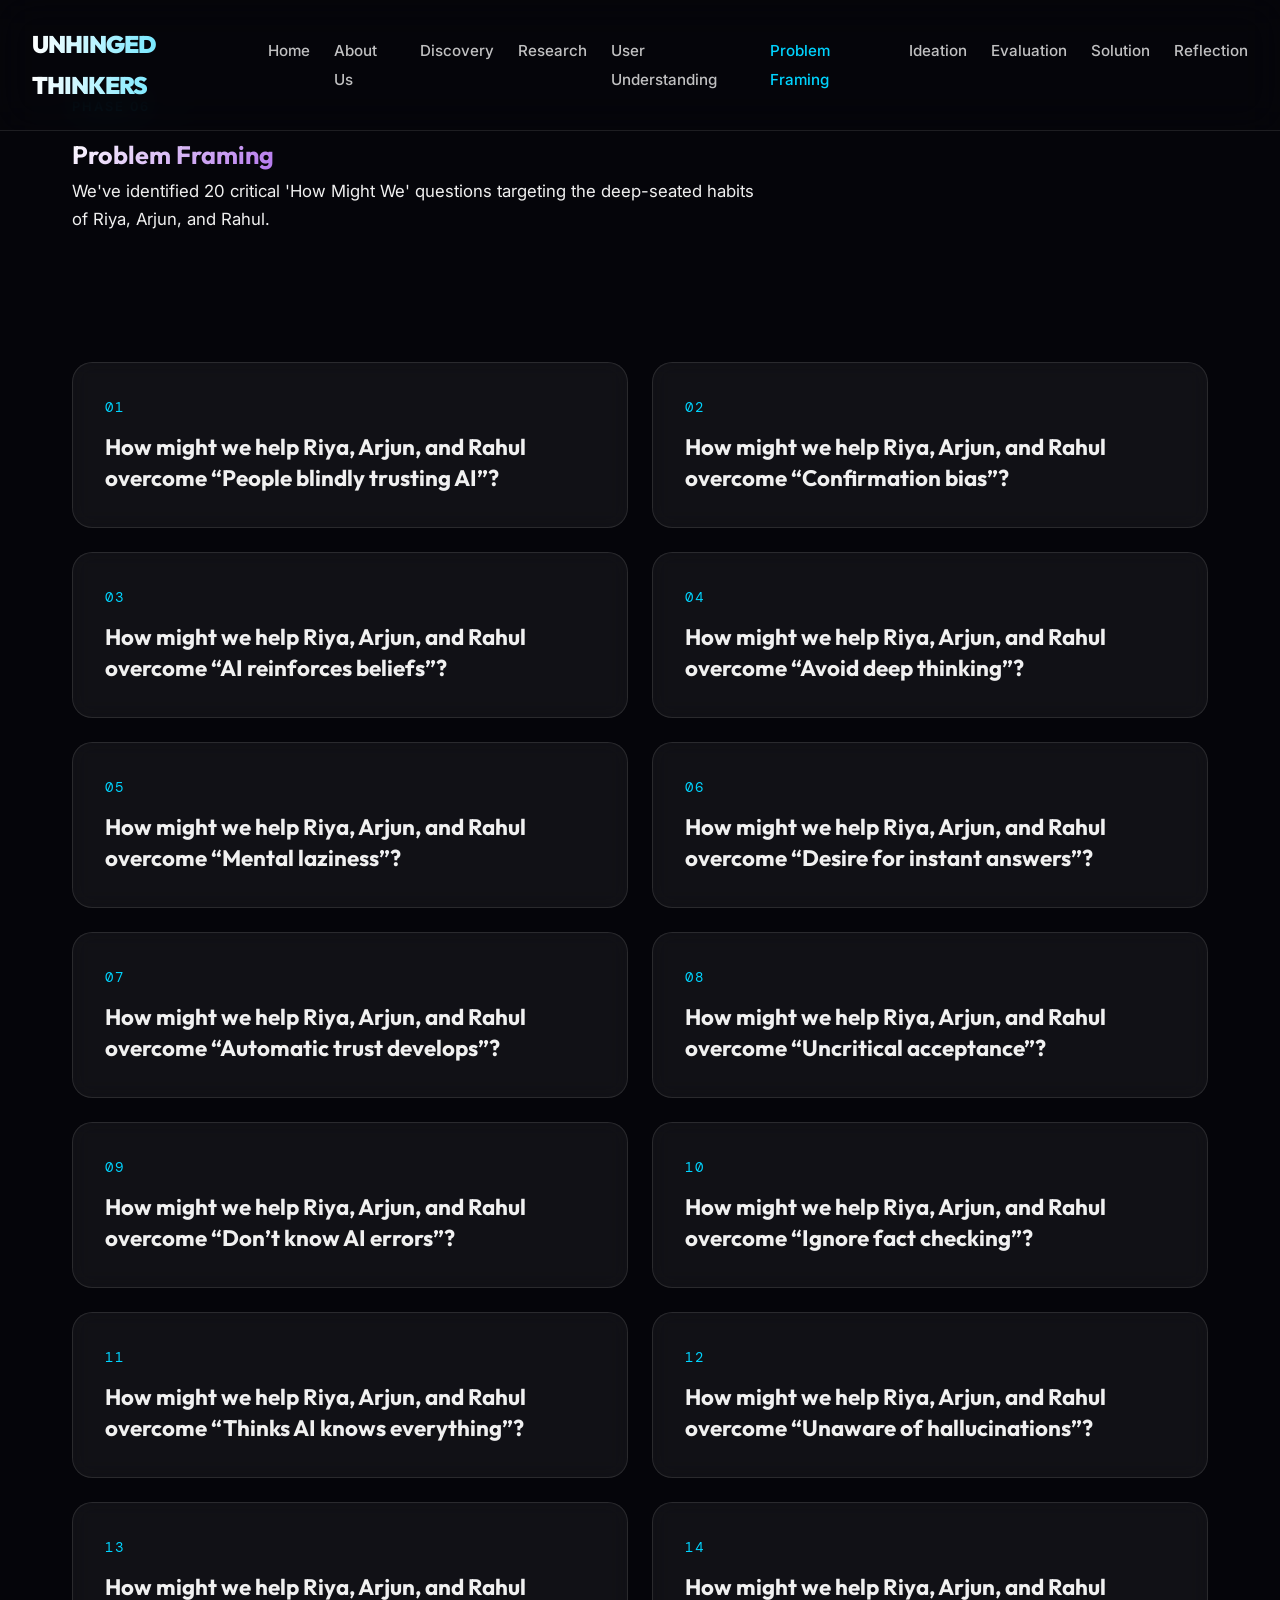
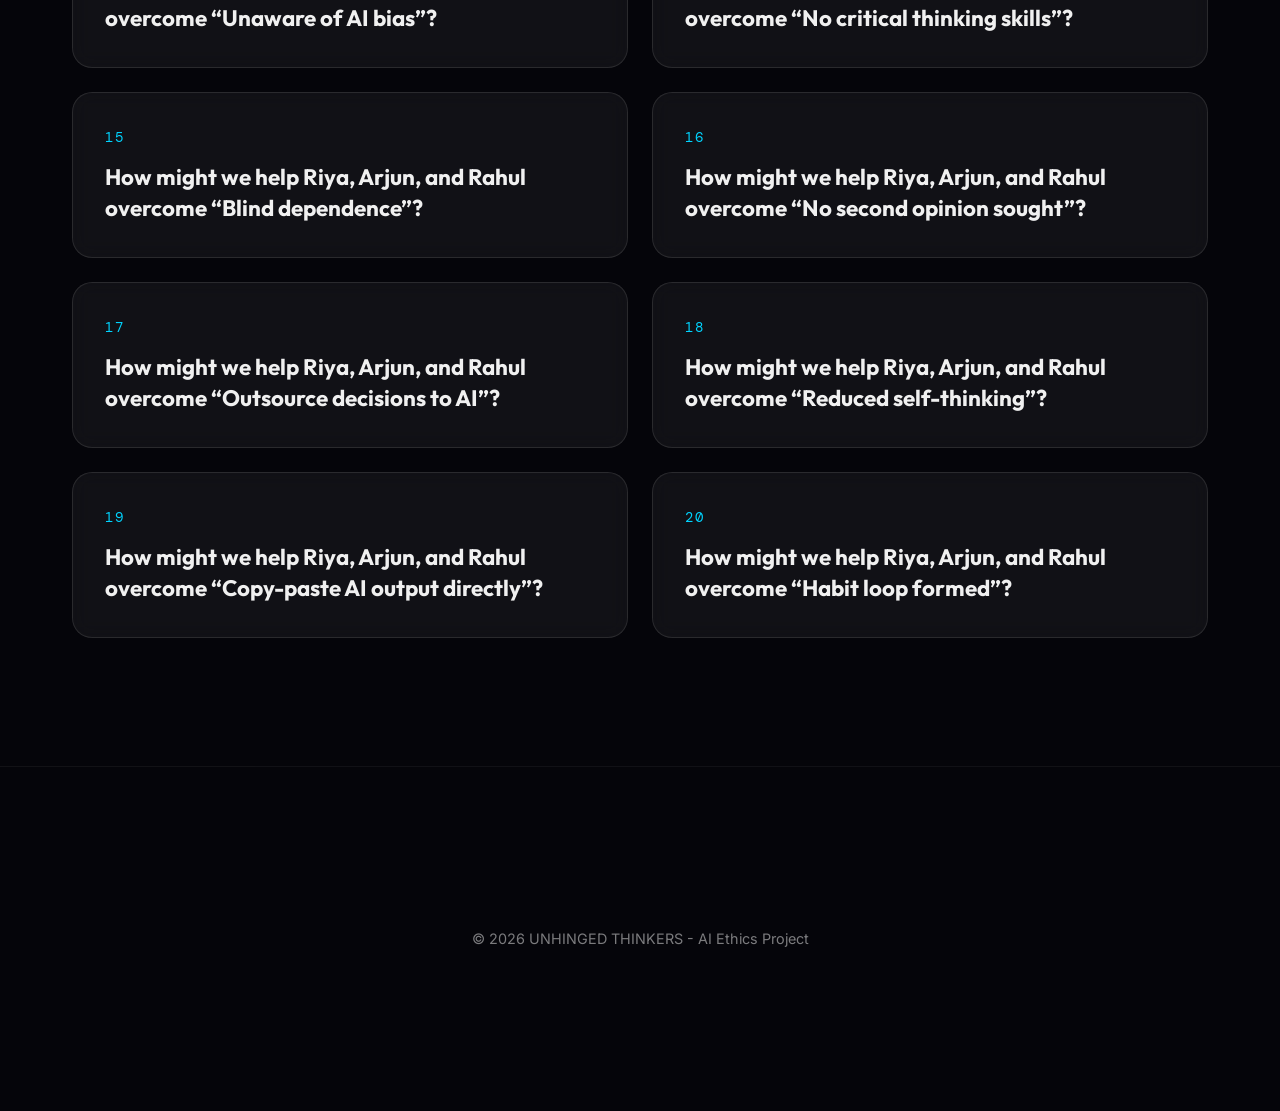
<file: Unhinged_Shield_Submission/problem.html>
<!DOCTYPE html>
<html lang="en">
<head>
    <meta charset="UTF-8">
    <meta name="viewport" content="width=device-width, initial-scale=1.0">
    <title>Problem Framing | UNHINGED THINKERS</title>
    <link rel="preconnect" href="https://fonts.googleapis.com">
    <link rel="preconnect" href="https://fonts.gstatic.com" crossorigin>
    <link href="https://fonts.googleapis.com/css2?family=Inter:wght@300;400;600;800&family=Outfit:wght@400;700;900&family=DM+Mono:wght@400;500&display=swap" rel="stylesheet">
    <link rel="stylesheet" href="style.css">
    <style>
        .problem-container {
            display: flex;
            flex-direction: column;
            gap: 4rem;
            padding-bottom: 8rem;
        }

        .hmw-grid {
            display: grid;
            grid-template-columns: repeat(auto-fit, minmax(400px, 1fr));
            gap: 1.5rem;
        }

        .hmw-card {
            background: var(--surface-color);
            border: 1px solid var(--border-color);
            padding: 2rem;
            border-radius: 20px;
            backdrop-filter: blur(10px);
            transition: var(--transition);
            display: flex;
            flex-direction: column;
            gap: 0.8rem;
        }

        .hmw-card:hover {
            border-color: var(--accent-primary);
            transform: translateY(-5px);
        }

        .hmw-label {
            font-family: 'DM Mono', monospace;
            font-size: 0.9rem; /* Increased from 0.75rem */
            color: var(--accent-secondary);
            text-transform: uppercase;
            letter-spacing: 2px;
        }

        .hmw-question {
            font-family: var(--font-heading);
            font-size: 1.4rem; /* Increased from 1.2rem */
            font-weight: 700;
            line-height: 1.4;
            color: var(--text-color);
        }

        @media (max-width: 768px) {
            .hmw-grid { grid-template-columns: 1fr; }
        }
    </style>
</head>
<body>
    <header>
        <nav id="main-nav">
            <div class="logo">UNHINGED THINKERS</div>
            <ul>
                <li><a href="index.html">Home</a></li>
                <li><a href="about.html">About Us</a></li>
                <li><a href="discovery.html">Discovery</a></li>
                <li><a href="research.html">Research</a></li>
                <li><a href="user.html">User Understanding</a></li>
                <li><a href="problem.html" class="active">Problem Framing</a></li>
                <li><a href="ideation.html">Ideation</a></li>
                <li><a href="evaluation.html">Evaluation</a></li>
                <li><a href="solution.html">Solution</a></li>
                <li><a href="reflection.html">Reflection</a></li>
            </ul>
        </nav>
    </header>

    <main class="container problem-container">
        <section class="section-header">
            <span class="eyebrow">Phase 06</span>
            <h1 class="gradient-text">Problem Framing</h1>
            <p>We've identified 20 critical 'How Might We' questions targeting the deep-seated habits of Riya, Arjun, and Rahul.</p>
        </section>

        <section class="hmw-grid">
            <div class="hmw-card"><span class="hmw-label">01</span><h2 class="hmw-question">How might we help Riya, Arjun, and Rahul overcome “People blindly trusting AI”?</h2></div>
            <div class="hmw-card"><span class="hmw-label">02</span><h2 class="hmw-question">How might we help Riya, Arjun, and Rahul overcome “Confirmation bias”?</h2></div>
            <div class="hmw-card"><span class="hmw-label">03</span><h2 class="hmw-question">How might we help Riya, Arjun, and Rahul overcome “AI reinforces beliefs”?</h2></div>
            <div class="hmw-card"><span class="hmw-label">04</span><h2 class="hmw-question">How might we help Riya, Arjun, and Rahul overcome “Avoid deep thinking”?</h2></div>
            <div class="hmw-card"><span class="hmw-label">05</span><h2 class="hmw-question">How might we help Riya, Arjun, and Rahul overcome “Mental laziness”?</h2></div>
            <div class="hmw-card"><span class="hmw-label">06</span><h2 class="hmw-question">How might we help Riya, Arjun, and Rahul overcome “Desire for instant answers”?</h2></div>
            <div class="hmw-card"><span class="hmw-label">07</span><h2 class="hmw-question">How might we help Riya, Arjun, and Rahul overcome “Automatic trust develops”?</h2></div>
            <div class="hmw-card"><span class="hmw-label">08</span><h2 class="hmw-question">How might we help Riya, Arjun, and Rahul overcome “Uncritical acceptance”?</h2></div>
            <div class="hmw-card"><span class="hmw-label">09</span><h2 class="hmw-question">How might we help Riya, Arjun, and Rahul overcome “Don’t know AI errors”?</h2></div>
            <div class="hmw-card"><span class="hmw-label">10</span><h2 class="hmw-question">How might we help Riya, Arjun, and Rahul overcome “Ignore fact checking”?</h2></div>
            <div class="hmw-card"><span class="hmw-label">11</span><h2 class="hmw-question">How might we help Riya, Arjun, and Rahul overcome “Thinks AI knows everything”?</h2></div>
            <div class="hmw-card"><span class="hmw-label">12</span><h2 class="hmw-question">How might we help Riya, Arjun, and Rahul overcome “Unaware of hallucinations”?</h2></div>
            <div class="hmw-card"><span class="hmw-label">13</span><h2 class="hmw-question">How might we help Riya, Arjun, and Rahul overcome “Unaware of AI bias”?</h2></div>
            <div class="hmw-card"><span class="hmw-label">14</span><h2 class="hmw-question">How might we help Riya, Arjun, and Rahul overcome “No critical thinking skills”?</h2></div>
            <div class="hmw-card"><span class="hmw-label">15</span><h2 class="hmw-question">How might we help Riya, Arjun, and Rahul overcome “Blind dependence”?</h2></div>
            <div class="hmw-card"><span class="hmw-label">16</span><h2 class="hmw-question">How might we help Riya, Arjun, and Rahul overcome “No second opinion sought”?</h2></div>
            <div class="hmw-card"><span class="hmw-label">17</span><h2 class="hmw-question">How might we help Riya, Arjun, and Rahul overcome “Outsource decisions to AI”?</h2></div>
            <div class="hmw-card"><span class="hmw-label">18</span><h2 class="hmw-question">How might we help Riya, Arjun, and Rahul overcome “Reduced self-thinking”?</h2></div>
            <div class="hmw-card"><span class="hmw-label">19</span><h2 class="hmw-question">How might we help Riya, Arjun, and Rahul overcome “Copy-paste AI output directly”?</h2></div>
            <div class="hmw-card"><span class="hmw-label">20</span><h2 class="hmw-question">How might we help Riya, Arjun, and Rahul overcome “Habit loop formed”?</h2></div>
        </section>
    </main>

    <footer>
        <div class="container">
            <p>&copy; 2026 UNHINGED THINKERS - AI Ethics Project</p>
        </div>
    </footer>
</body>
</html>
</file>
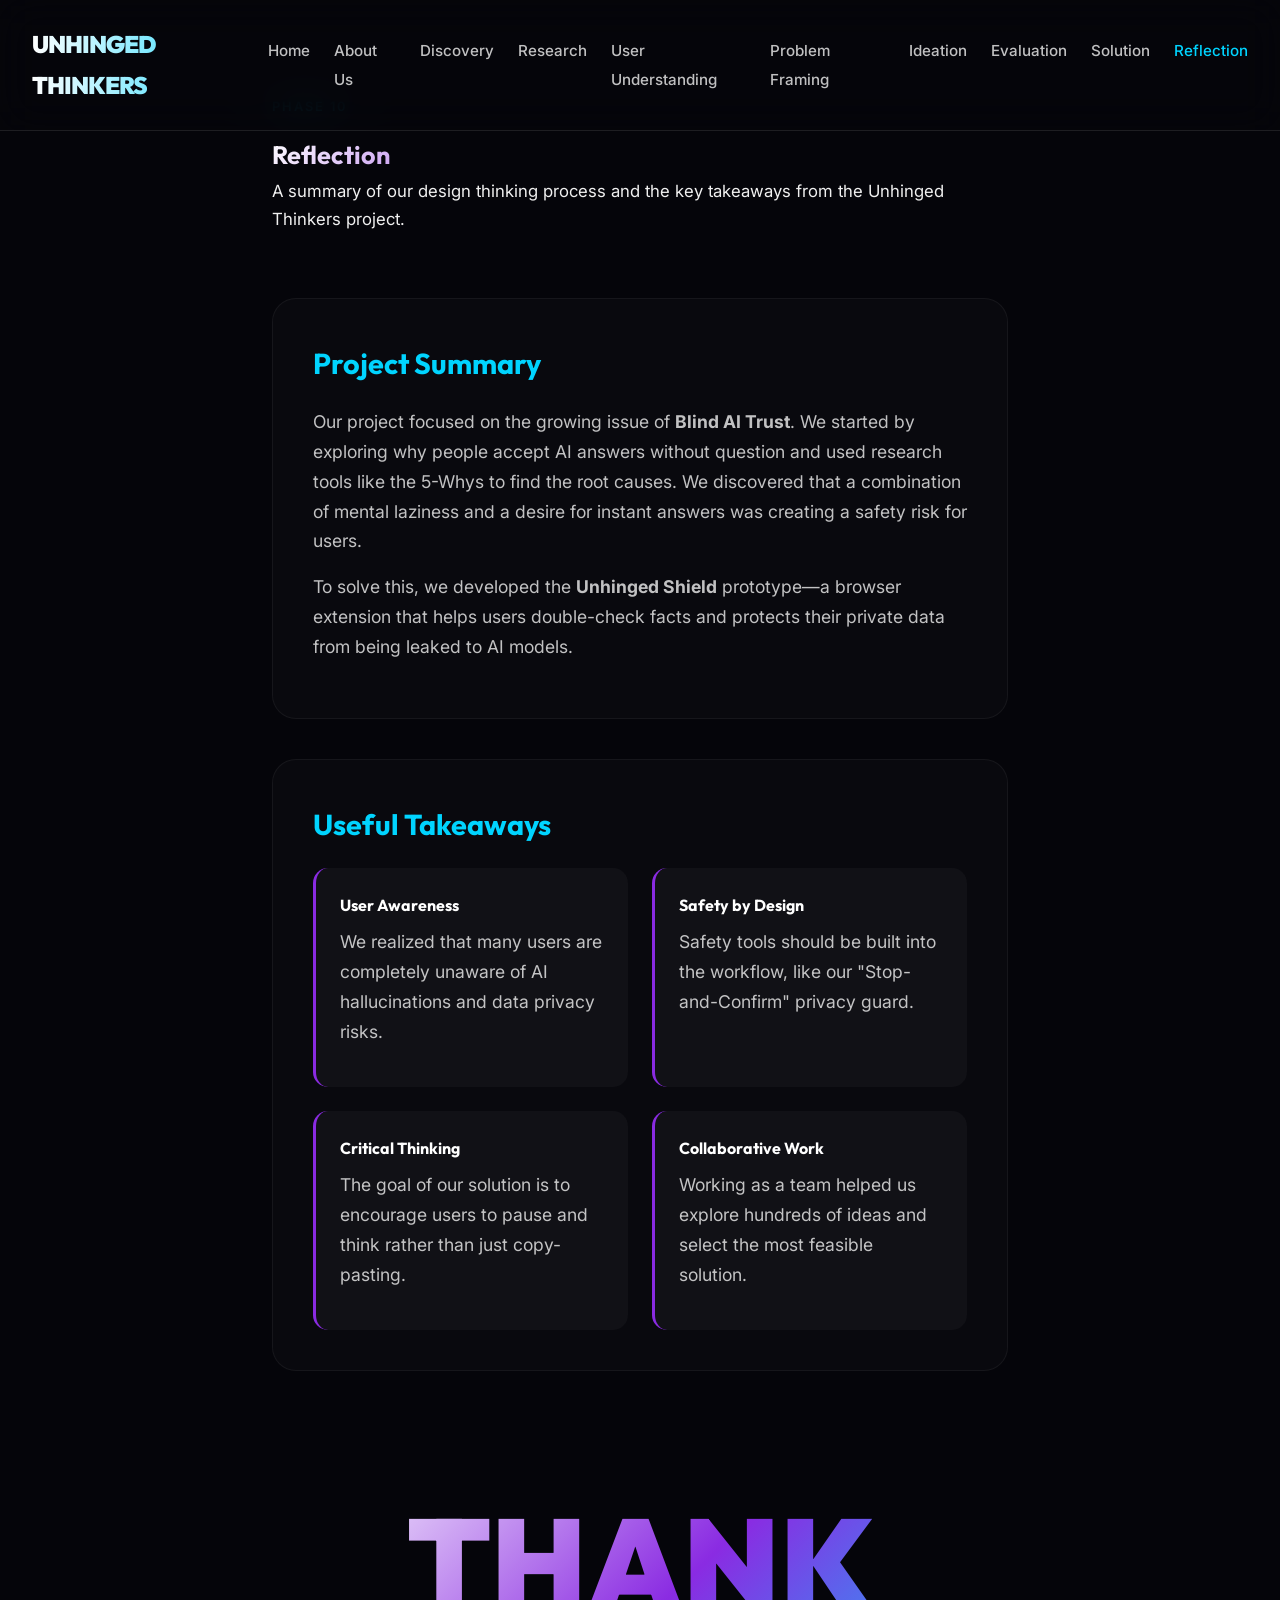
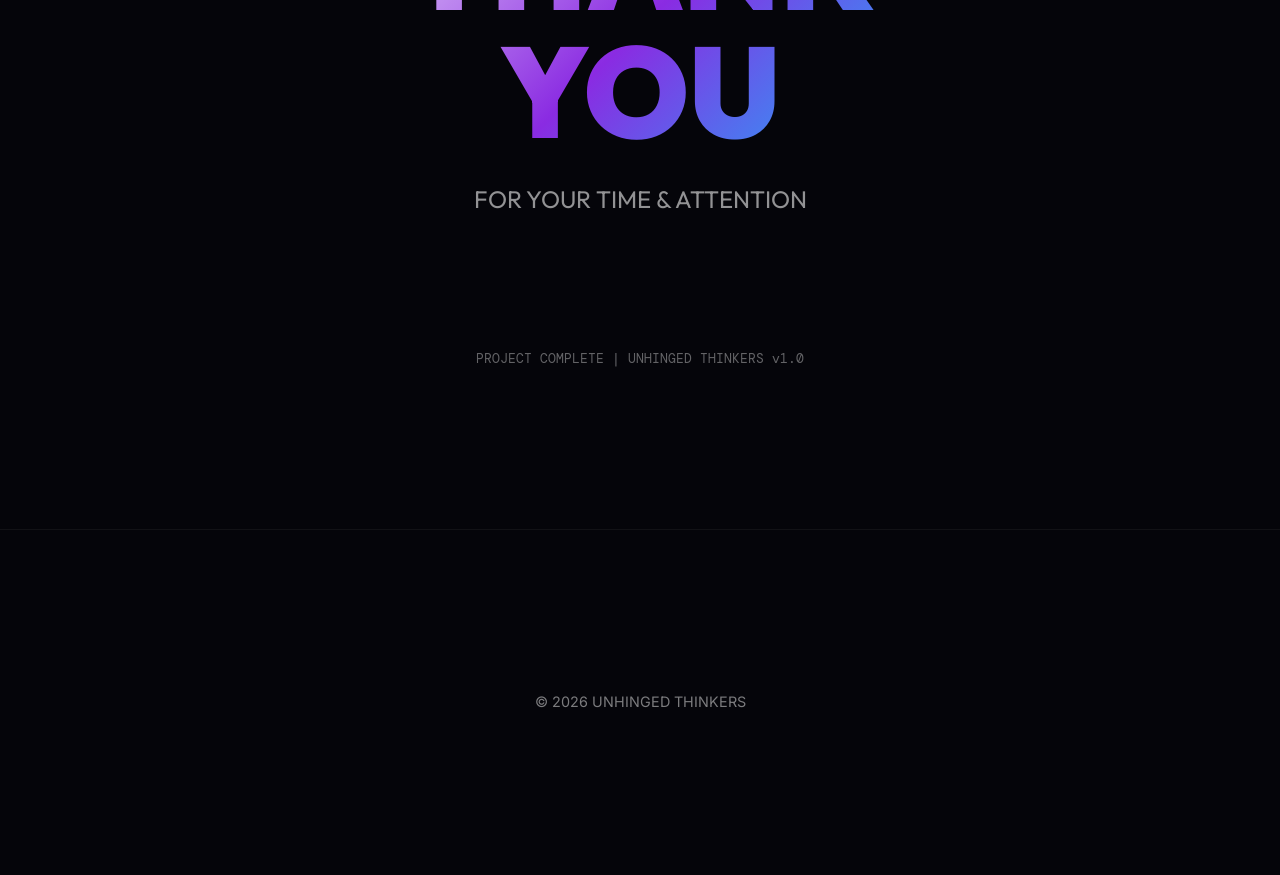
<file: Unhinged_Shield_Submission/reflection.html>
<!DOCTYPE html>
<html lang="en">
<head>
    <meta charset="UTF-8">
    <meta name="viewport" content="width=device-width, initial-scale=1.0">
    <title>Reflection | UNHINGED THINKERS</title>
    <link rel="preconnect" href="https://fonts.googleapis.com">
    <link rel="preconnect" href="https://fonts.gstatic.com" crossorigin>
    <link href="https://fonts.googleapis.com/css2?family=Inter:wght@300;400;600;800&family=Outfit:wght@400;700;900&family=DM+Mono:wght@400;500&display=swap" rel="stylesheet">
    <link rel="stylesheet" href="style.css">
    <style>
        .reflection-container {
            max-width: 800px;
            margin: 0 auto;
            padding-bottom: 10rem;
        }

        .reflection-block {
            background: rgba(255, 255, 255, 0.02);
            border: 1px solid rgba(255, 255, 255, 0.05);
            padding: 2.5rem;
            border-radius: 24px;
            margin-bottom: 2.5rem;
        }

        .reflection-block h2 {
            font-size: 1.8rem;
            margin-bottom: 1.2rem;
            color: var(--accent-secondary);
        }

        .reflection-block p {
            font-size: 1.1rem;
            line-height: 1.7;
            opacity: 0.8;
            margin-bottom: 1rem;
        }

        .points-list {
            list-style: none;
            padding: 0;
            display: grid;
            grid-template-columns: 1fr 1fr;
            gap: 1.5rem;
        }

        .point-item {
            background: rgba(255,255,255,0.03);
            padding: 1.5rem;
            border-radius: 15px;
            border-left: 3px solid var(--accent-primary);
        }

        .point-item h3 {
            font-size: 1rem;
            margin-bottom: 0.5rem;
            color: white;
        }

        @media (max-width: 600px) {
            .points-list { grid-template-columns: 1fr; }
        }
    </style>
</head>
<body>
    <header>
        <nav id="main-nav">
            <div class="logo">UNHINGED THINKERS</div>
            <ul>
                <li><a href="index.html">Home</a></li>
                <li><a href="about.html">About Us</a></li>
                <li><a href="discovery.html">Discovery</a></li>
                <li><a href="research.html">Research</a></li>
                <li><a href="user.html">User Understanding</a></li>
                <li><a href="problem.html">Problem Framing</a></li>
                <li><a href="ideation.html">Ideation</a></li>
                <li><a href="evaluation.html">Evaluation</a></li>
                <li><a href="solution.html">Solution</a></li>
                <li><a href="reflection.html" class="active">Reflection</a></li>
            </ul>
        </nav>
    </header>

    <main class="container reflection-container">
        <section class="section-header">
            <span class="eyebrow">Phase 10</span>
            <h1 class="gradient-text">Reflection</h1>
            <p>A summary of our design thinking process and the key takeaways from the Unhinged Thinkers project.</p>
        </section>

        <div class="reflection-block">
            <h2>Project Summary</h2>
            <p>Our project focused on the growing issue of <strong>Blind AI Trust</strong>. We started by exploring why people accept AI answers without question and used research tools like the 5-Whys to find the root causes. We discovered that a combination of mental laziness and a desire for instant answers was creating a safety risk for users.</p>
            <p>To solve this, we developed the <strong>Unhinged Shield</strong> prototype—a browser extension that helps users double-check facts and protects their private data from being leaked to AI models.</p>
        </div>

        <div class="reflection-block">
            <h2>Useful Takeaways</h2>
            <div class="points-list">
                <div class="point-item">
                    <h3>User Awareness</h3>
                    <p>We realized that many users are completely unaware of AI hallucinations and data privacy risks.</p>
                </div>
                <div class="point-item">
                    <h3>Safety by Design</h3>
                    <p>Safety tools should be built into the workflow, like our "Stop-and-Confirm" privacy guard.</p>
                </div>
                <div class="point-item">
                    <h3>Critical Thinking</h3>
                    <p>The goal of our solution is to encourage users to pause and think rather than just copy-pasting.</p>
                </div>
                <div class="point-item">
                    <h3>Collaborative Work</h3>
                    <p>Working as a team helped us explore hundreds of ideas and select the most feasible solution.</p>
                </div>
            </div>
        </div>

        <section style="text-align: center; margin: 8rem 0;">
            <h1 style="font-size: 8rem; font-weight: 900; margin: 0; line-height: 1;" class="gradient-text">THANK YOU</h1>
            <p style="font-size: 1.5rem; opacity: 0.6; margin-top: 1.5rem; font-family: var(--font-heading);">FOR YOUR TIME & ATTENTION</p>
        </section>

        <section style="text-align: center; margin-top: 5rem; opacity: 0.4; font-size: 0.8rem; font-family: 'DM Mono', monospace;">
            <p>PROJECT COMPLETE | UNHINGED THINKERS v1.0</p>
        </section>
    </main>

    <footer>
        <div class="container">
            <p>&copy; 2026 UNHINGED THINKERS</p>
        </div>
    </footer>
</body>
</html>
</file>
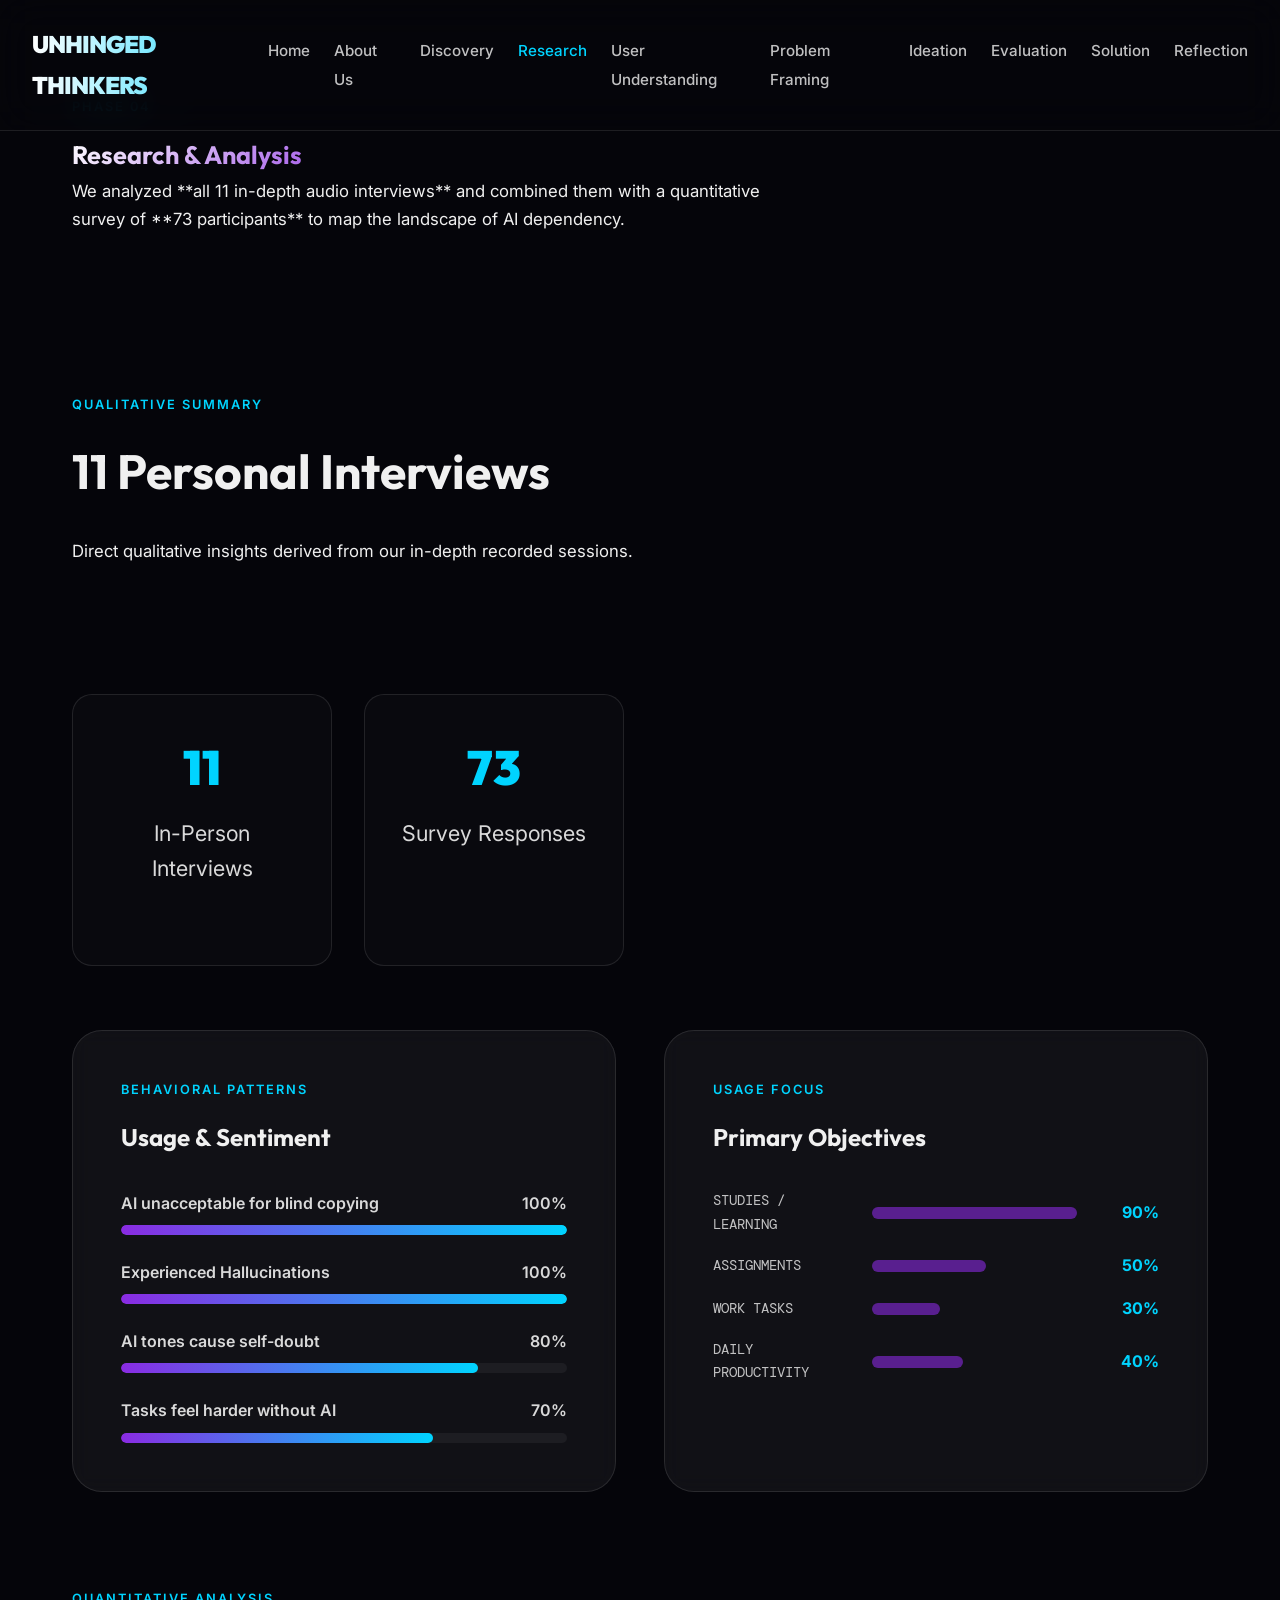
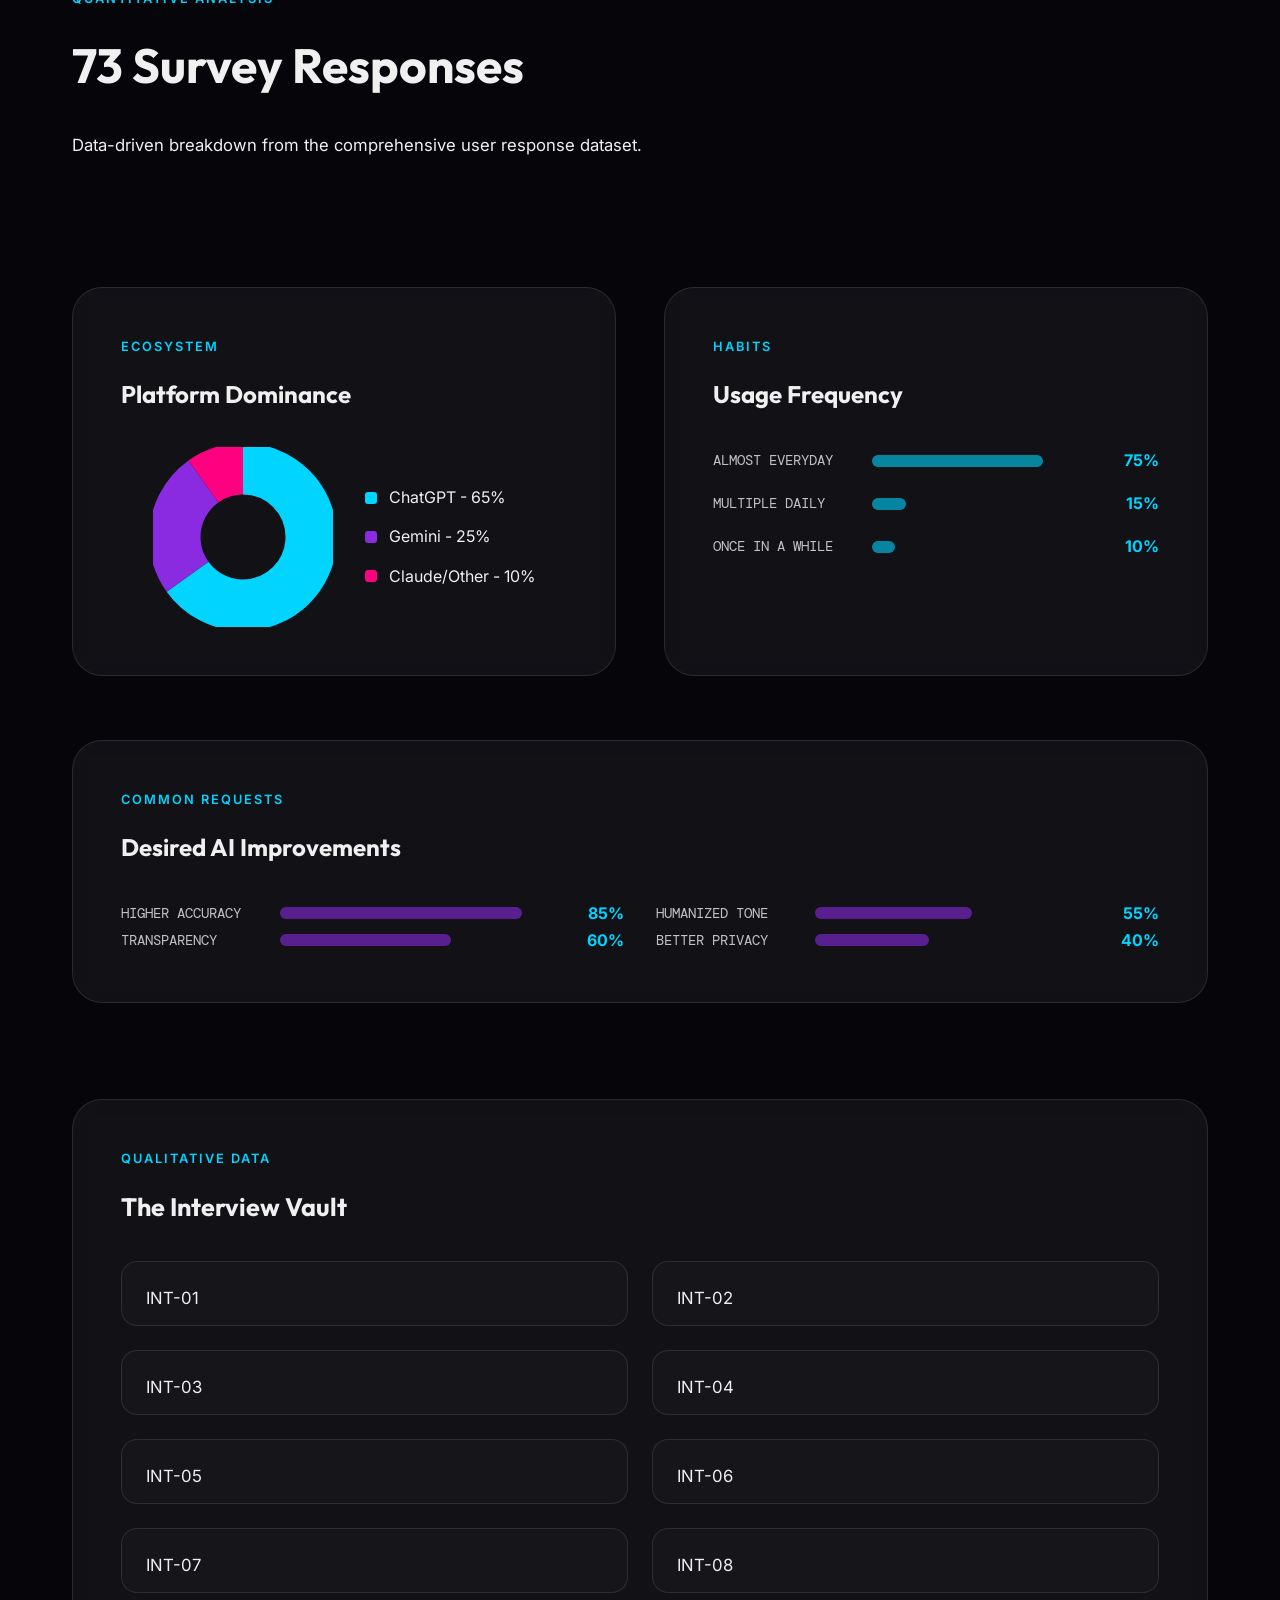
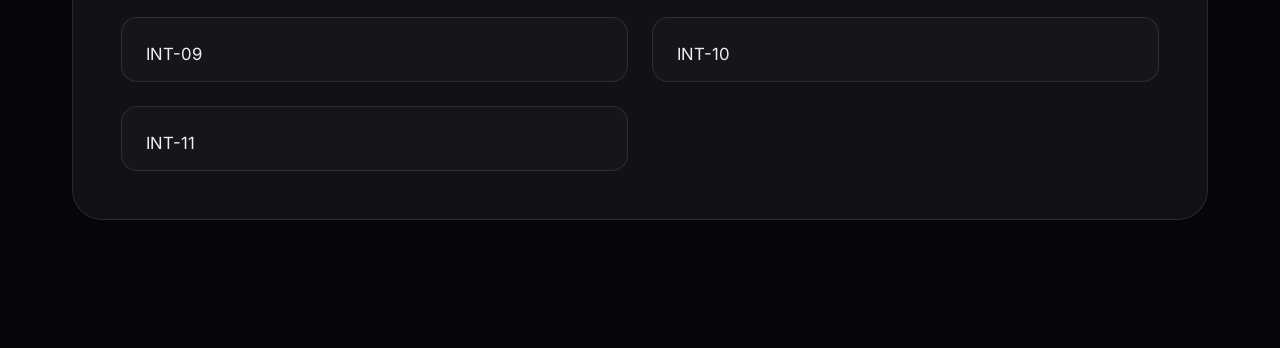
<file: Unhinged_Shield_Submission/research.html>
<!DOCTYPE html>
<html lang="en">
<head>
    <meta charset="UTF-8">
    <meta name="viewport" content="width=device-width, initial-scale=1.0">
    <title>Research & Analysis | UNHINGED THINKERS</title>
    <link rel="preconnect" href="https://fonts.googleapis.com">
    <link rel="preconnect" href="https://fonts.gstatic.com" crossorigin>
    <link href="https://fonts.googleapis.com/css2?family=Inter:wght@300;400;600;800&family=Outfit:wght@400;700;900&family=DM+Mono:wght@400;500&display=swap" rel="stylesheet">
    <link rel="stylesheet" href="style.css">
    <style>
        .research-container {
            display: flex;
            flex-direction: column;
            gap: 6rem;
            padding-bottom: 8rem;
        }

        .section-intro {
            max-width: 800px;
        }

        /* Stats & Data Visualization */
        .stats-section {
            display: flex;
            flex-direction: column;
            gap: 4rem;
        }

        .stats-grid {
            display: grid;
            grid-template-columns: 1fr 1fr;
            gap: 3rem;
        }

        .viz-card {
            background: var(--surface-color);
            border: 1px solid var(--border-color);
            padding: 3rem;
            border-radius: 30px;
            backdrop-filter: blur(10px);
            transition: var(--transition);
        }

        .viz-card:hover {
            border-color: var(--accent-primary);
        }

        .viz-header { margin-bottom: 2rem; }
        .viz-header h3 { font-size: 1.5rem; font-family: var(--font-heading); }

        /* Animated Progress Bars */
        .progress-container {
            display: flex;
            flex-direction: column;
            gap: 1.5rem;
        }

        .progress-item {
            display: flex;
            flex-direction: column;
            gap: 0.5rem;
        }

        .progress-label {
            display: flex;
            justify-content: space-between;
            font-size: 1rem; /* Increased from 0.85rem */
            font-weight: 600;
            opacity: 0.9;
        }

        .progress-bg {
            background: rgba(255,255,255,0.05);
            height: 10px;
            border-radius: 10px;
            overflow: hidden;
        }

        .progress-fill {
            height: 100%;
            background: linear-gradient(90deg, var(--accent-primary), var(--accent-secondary));
            width: 0;
            border-radius: 10px;
            transition: width 1.5s cubic-bezier(0.1, 0, 0.2, 1);
        }

        /* Usage Bar Chart */
        .usage-chart {
            display: flex;
            flex-direction: column;
            gap: 1rem;
        }

        .bar-row {
            display: grid;
            grid-template-columns: 140px 1fr 40px;
            align-items: center;
            gap: 1.2rem;
        }

        .bar-name { font-size: 0.85rem; font-family: 'DM Mono', monospace; opacity: 0.8; text-transform: uppercase; }
        .bar-line { height: 12px; background: var(--accent-primary); border-radius: 6px; width: 0; transition: width 1.2s ease-out; opacity: 0.6; }
        .bar-val { font-size: 1rem; font-weight: 700; color: var(--accent-secondary); text-align: right; }

        /* Big Numbers */
        .big-number-grid {
            display: grid;
            grid-template-columns: repeat(4, 1fr);
            gap: 2rem;
        }

        .big-num-card {
            text-align: center;
            padding: 2rem;
            border-radius: 20px;
            background: rgba(255,255,255,0.02);
            border: 1px solid var(--border-color);
        }

        .big-num {
            font-size: 3rem;
            font-weight: 900;
            font-family: var(--font-heading);
            color: var(--accent-secondary);
            display: block;
            margin-bottom: 0.5rem;
        }

        /* Pie Chart Simulation */
        .pie-viz {
            display: flex;
            align-items: center;
            gap: 2rem;
            justify-content: center;
        }

        .pie-svg {
            width: 180px;
            height: 180px;
            transform: rotate(-90deg);
        }

        .pie-segment {
            fill: none;
            stroke-width: 12;
            stroke-dasharray: 0 100;
            transition: stroke-dasharray 1.5s ease;
        }

        .pie-legend {
            display: flex;
            flex-direction: column;
            gap: 0.75rem;
        }

        .legend-item {
            display: flex;
            align-items: center;
            gap: 0.75rem;
            font-size: 1rem; /* Increased */
        }

        .color-dot { width: 12px; height: 12px; border-radius: 3px; }

        /* Interviews Vault */
        .interviews-vault {
            background: var(--surface-color);
            border: 1px solid var(--border-color);
            border-radius: 30px;
            padding: 3rem;
            backdrop-filter: blur(10px);
        }

        #interviews-list {
            display: grid;
            grid-template-columns: 1fr 1fr;
            gap: 1.5rem;
        }

        .interview-entry {
            padding: 1.2rem 1.5rem;
            background: rgba(255, 255, 255, 0.02);
            border: 1px solid var(--border-color);
            border-radius: 16px;
            display: flex;
            flex-direction: column;
            gap: 0;
            transition: all 0.4s cubic-bezier(0.165, 0.84, 0.44, 1);
            height: 65px;
            overflow: hidden;
            cursor: pointer;
        }

        .interview-entry:hover {
            height: auto;
            min-height: 200px;
            border-color: var(--accent-secondary);
            background: rgba(255, 255, 255, 0.05);
            box-shadow: 0 20px 40px rgba(0,0,0,0.3);
            gap: 1.2rem;
        }

        .entry-top { display: flex; justify-content: space-between; align-items: center; min-height: 35px; }
        .audio-player { width: 100%; height: 35px; filter: invert(1) hue-rotate(180deg); }
        .mini-btn { flex: 1; background: rgba(255,255,255,0.03); border: 1px solid var(--border-color); color: var(--text-color); padding: 0.6rem; border-radius: 10px; font-size: 0.85rem; font-weight: 600; cursor: pointer; transition: var(--transition); }
        .content-panel { display: none; background: rgba(0,0,0,0.3); padding: 1.5rem; border-radius: 12px; font-size: 1.05rem; line-height: 1.7; border: 1px solid rgba(255,255,255,0.05); }
        .content-panel.active { display: block; }

        @media (max-width: 968px) {
            #interviews-list, .stats-grid, .big-number-grid { grid-template-columns: 1fr; }
            .pie-viz { flex-direction: column; }
        }
    </style>
</head>
<body onload="animateData()">
    <header>
        <nav id="main-nav">
            <div class="logo">UNHINGED THINKERS</div>
            <ul>
                <li><a href="index.html">Home</a></li>
                <li><a href="about.html">About Us</a></li>
                <li><a href="discovery.html">Discovery</a></li>
                <li><a href="research.html" class="active">Research</a></li>
                <li><a href="user.html">User Understanding</a></li>
                <li><a href="problem.html">Problem Framing</a></li>
                <li><a href="ideation.html">Ideation</a></li>
                <li><a href="evaluation.html">Evaluation</a></li>
                <li><a href="solution.html">Solution</a></li>
                <li><a href="reflection.html">Reflection</a></li>
            </ul>
        </nav>
    </header>

    <main class="container research-container">
        <section class="section-header">
            <div class="section-intro">
                <span class="eyebrow">Phase 04</span>
                <h1 class="gradient-text">Research & Analysis</h1>
                <p>We analyzed **all 11 in-depth audio interviews** and combined them with a quantitative survey of **73 participants** to map the landscape of AI dependency.</p>
            </div>
        </section>

        <!-- 1. Audio Interview Insights -->
        <section class="stats-section">
            <div class="section-header">
                <span class="eyebrow">Qualitative Summary</span>
                <h2>11 Personal Interviews</h2>
                <p>Direct qualitative insights derived from our in-depth recorded sessions.</p>
            </div>
            
            <div class="big-number-grid">
                <div class="big-num-card"><span class="big-num">11</span><p class="subtitle">In-Person Interviews</p></div>
                <div class="big-num-card"><span class="big-num">73</span><p class="subtitle">Survey Responses</p></div>
            </div>

            <div class="stats-grid">
                <div class="viz-card">
                    <div class="viz-header">
                        <span class="eyebrow">Behavioral Patterns</span>
                        <h3>Usage & Sentiment</h3>
                    </div>
                    <div class="progress-container">
                        <div class="progress-item">
                            <div class="progress-label"><span>AI unacceptable for blind copying</span><span class="val">100%</span></div>
                            <div class="progress-bg"><div class="progress-fill" data-width="100%"></div></div>
                        </div>
                        <div class="progress-item">
                            <div class="progress-label"><span>Experienced Hallucinations</span><span class="val">100%</span></div>
                            <div class="progress-bg"><div class="progress-fill" data-width="100%"></div></div>
                        </div>
                        <div class="progress-item">
                            <div class="progress-label"><span>AI tones cause self-doubt</span><span class="val">80%</span></div>
                            <div class="progress-bg"><div class="progress-fill" data-width="80%"></div></div>
                        </div>
                        <div class="progress-item">
                            <div class="progress-label"><span>Tasks feel harder without AI</span><span class="val">70%</span></div>
                            <div class="progress-bg"><div class="progress-fill" data-width="70%"></div></div>
                        </div>
                    </div>
                </div>
                <div class="viz-card">
                    <div class="viz-header">
                        <span class="eyebrow">Usage Focus</span>
                        <h3>Primary Objectives</h3>
                    </div>
                    <div class="usage-chart">
                        <div class="bar-row"><span class="bar-name">Studies / Learning</span><div class="bar-line" data-width="90%"></div><span class="bar-val">90%</span></div>
                        <div class="bar-row"><span class="bar-name">Assignments</span><div class="bar-line" data-width="50%"></div><span class="bar-val">50%</span></div>
                        <div class="bar-row"><span class="bar-name">Work Tasks</span><div class="bar-line" data-width="30%"></div><span class="bar-val">30%</span></div>
                        <div class="bar-row"><span class="bar-name">Daily Productivity</span><div class="bar-line" data-width="40%"></div><span class="bar-val">40%</span></div>
                    </div>
                </div>
            </div>
        </section>

        <!-- 2. Survey Statistical Output -->
        <section class="stats-section">
            <div class="section-header">
                <span class="eyebrow">Quantitative Analysis</span>
                <h2>73 Survey Responses</h2>
                <p>Data-driven breakdown from the comprehensive user response dataset.</p>
            </div>

            <div class="stats-grid">
                <!-- Platform Dominance -->
                <div class="viz-card">
                    <div class="viz-header">
                        <span class="eyebrow">Ecosystem</span>
                        <h3>Platform Dominance</h3>
                    </div>
                    <div class="pie-viz">
                        <svg class="pie-svg" viewBox="0 0 42 42">
                            <circle class="pie-segment" cx="21" cy="21" r="15.915" stroke="#00d4ff" data-dash="65 35"></circle>
                            <circle class="pie-segment" cx="21" cy="21" r="15.915" stroke="#8a2be2" data-dash="25 75" style="stroke-dashoffset: -65"></circle>
                            <circle class="pie-segment" cx="21" cy="21" r="15.915" stroke="#ff0080" data-dash="10 90" style="stroke-dashoffset: -90"></circle>
                        </svg>
                        <div class="pie-legend">
                            <div class="legend-item"><div class="color-dot" style="background:#00d4ff"></div><span>ChatGPT - 65%</span></div>
                            <div class="legend-item"><div class="color-dot" style="background:#8a2be2"></div><span>Gemini - 25%</span></div>
                            <div class="legend-item"><div class="color-dot" style="background:#ff0080"></div><span>Claude/Other - 10%</span></div>
                        </div>
                    </div>
                </div>

                <!-- Usage Frequency -->
                <div class="viz-card">
                    <div class="viz-header">
                        <span class="eyebrow">Habits</span>
                        <h3>Usage Frequency</h3>
                    </div>
                    <div class="usage-chart">
                        <div class="bar-row"><span class="bar-name">Almost Everyday</span><div class="bar-line" data-width="75%" style="background:var(--accent-secondary)"></div><span class="bar-val">75%</span></div>
                        <div class="bar-row"><span class="bar-name">Multiple Daily</span><div class="bar-line" data-width="15%" style="background:var(--accent-secondary)"></div><span class="bar-val">15%</span></div>
                        <div class="bar-row"><span class="bar-name">Once in a while</span><div class="bar-line" data-width="10%" style="background:var(--accent-secondary)"></div><span class="bar-val">10%</span></div>
                    </div>
                </div>
            </div>

            <div class="viz-card" style="width:100%">
                <div class="viz-header">
                    <span class="eyebrow">Common Requests</span>
                    <h3>Desired AI Improvements</h3>
                </div>
                <div class="usage-chart" style="display:grid; grid-template-columns:1fr 1fr; gap:2rem;">
                    <div>
                        <div class="bar-row"><span class="bar-name">Higher Accuracy</span><div class="bar-line" data-width="85%"></div><span class="bar-val">85%</span></div>
                        <div class="bar-row"><span class="bar-name">Transparency</span><div class="bar-line" data-width="60%"></div><span class="bar-val">60%</span></div>
                    </div>
                    <div>
                        <div class="bar-row"><span class="bar-name">Humanized Tone</span><div class="bar-line" data-width="55%"></div><span class="bar-val">55%</span></div>
                        <div class="bar-row"><span class="bar-name">Better Privacy</span><div class="bar-line" data-width="40%"></div><span class="bar-val">40%</span></div>
                    </div>
                </div>
            </div>
        </section>

        <!-- Interview Vault -->
        <section class="interviews-vault">
            <div class="viz-header">
                <span class="eyebrow">Qualitative Data</span>
                <h2>The Interview Vault</h2>

            </div>
            <div id="interviews-list">
                <div class="interview-entry"><div class="entry-top"><span class="interview-id">INT-01</span></div><audio class="audio-player" controls><source src="DTL_AUDIOS/audio1.mp4" type="audio/mp4"></audio></div>
                <div class="interview-entry"><div class="entry-top"><span class="interview-id">INT-02</span></div><audio class="audio-player" controls><source src="DTL_AUDIOS/audio2.mp4" type="audio/mp4"></audio></div>
                <div class="interview-entry"><div class="entry-top"><span class="interview-id">INT-03</span></div><audio class="audio-player" controls><source src="DTL_AUDIOS/3.mpeg" type="audio/mpeg"></audio></div>
                <div class="interview-entry"><div class="entry-top"><span class="interview-id">INT-04</span></div><audio class="audio-player" controls><source src="DTL_AUDIOS/4.mpeg" type="audio/mpeg"></audio></div>
                <div class="interview-entry"><div class="entry-top"><span class="interview-id">INT-05</span></div><audio class="audio-player" controls><source src="DTL_AUDIOS/5.mp4" type="audio/mp4"></audio></div>
                <div class="interview-entry"><div class="entry-top"><span class="interview-id">INT-06</span></div><audio class="audio-player" controls><source src="DTL_AUDIOS/6.mp4" type="audio/mp4"></audio></div>
                <div class="interview-entry"><div class="entry-top"><span class="interview-id">INT-07</span></div><audio class="audio-player" controls><source src="DTL_AUDIOS/7.mp4" type="audio/mp4"></audio></div>
                <div class="interview-entry"><div class="entry-top"><span class="interview-id">INT-08</span></div><audio class="audio-player" controls><source src="DTL_AUDIOS/8.mp4" type="audio/mp4"></audio></div>
                <div class="interview-entry"><div class="entry-top"><span class="interview-id">INT-09</span></div><audio class="audio-player" controls><source src="DTL_AUDIOS/9.mp4" type="audio/mp4"></audio></div>
                <div class="interview-entry"><div class="entry-top"><span class="interview-id">INT-10</span></div><audio class="audio-player" controls><source src="DTL_AUDIOS/10.mp4" type="audio/mp4"></audio></div>
                <div class="interview-entry"><div class="entry-top"><span class="interview-id">INT-11</span></div><audio class="audio-player" controls><source src="DTL_AUDIOS/11.mp4" type="audio/mp4"></audio></div>
            </div>
        </section>
    </main>

    <script>
        function toggle(id) { document.getElementById(id).classList.toggle('active'); }

        function animateData() {
            const fills = document.querySelectorAll('.progress-fill');
            fills.forEach(f => { f.style.width = f.getAttribute('data-width'); });
            const bars = document.querySelectorAll('.bar-line');
            bars.forEach(b => { b.style.width = b.getAttribute('data-width'); });
            const segments = document.querySelectorAll('.pie-segment');
            segments.forEach(s => { s.style.strokeDasharray = s.getAttribute('data-dash'); });
        }

        window.addEventListener('scroll', () => {
            const viz = document.querySelector('.viz-card');
            if(viz && viz.getBoundingClientRect().top < window.innerHeight) { animateData(); }
        });
    </script>
</body>
</html>
</file>
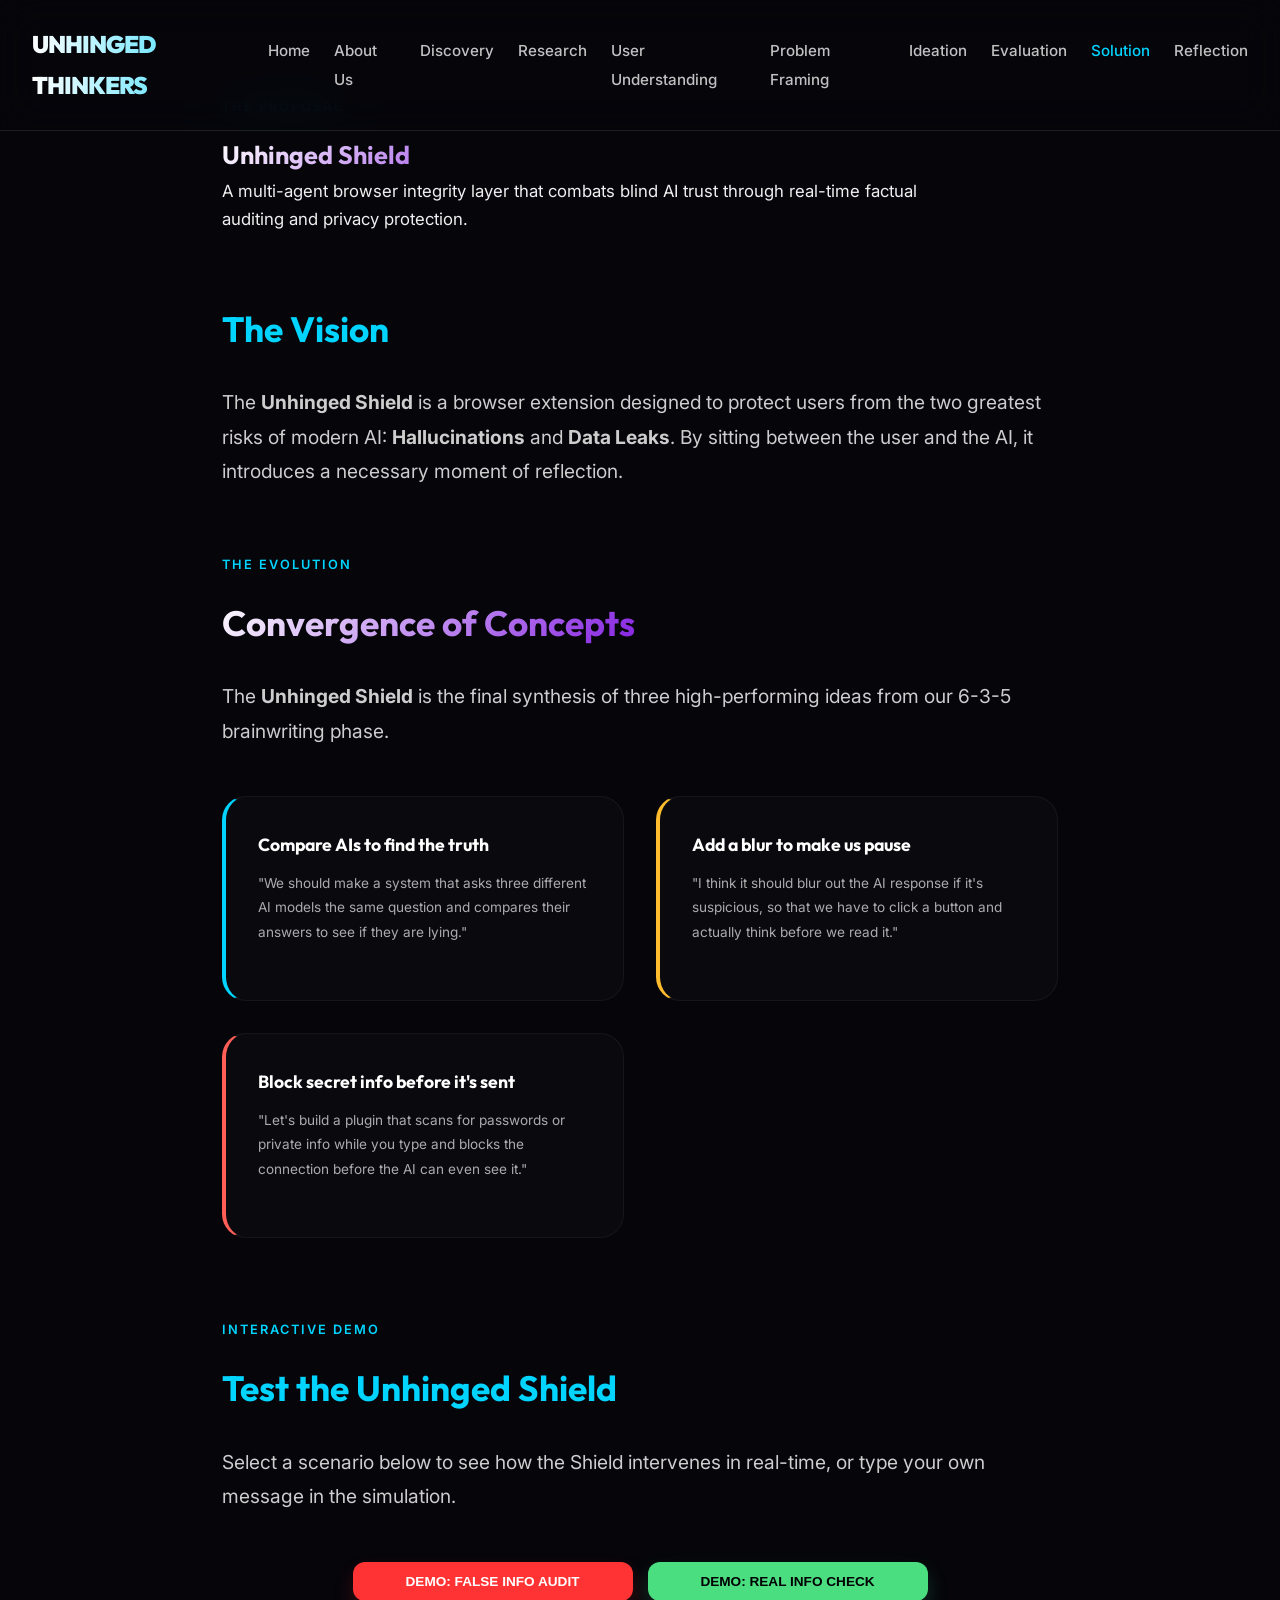
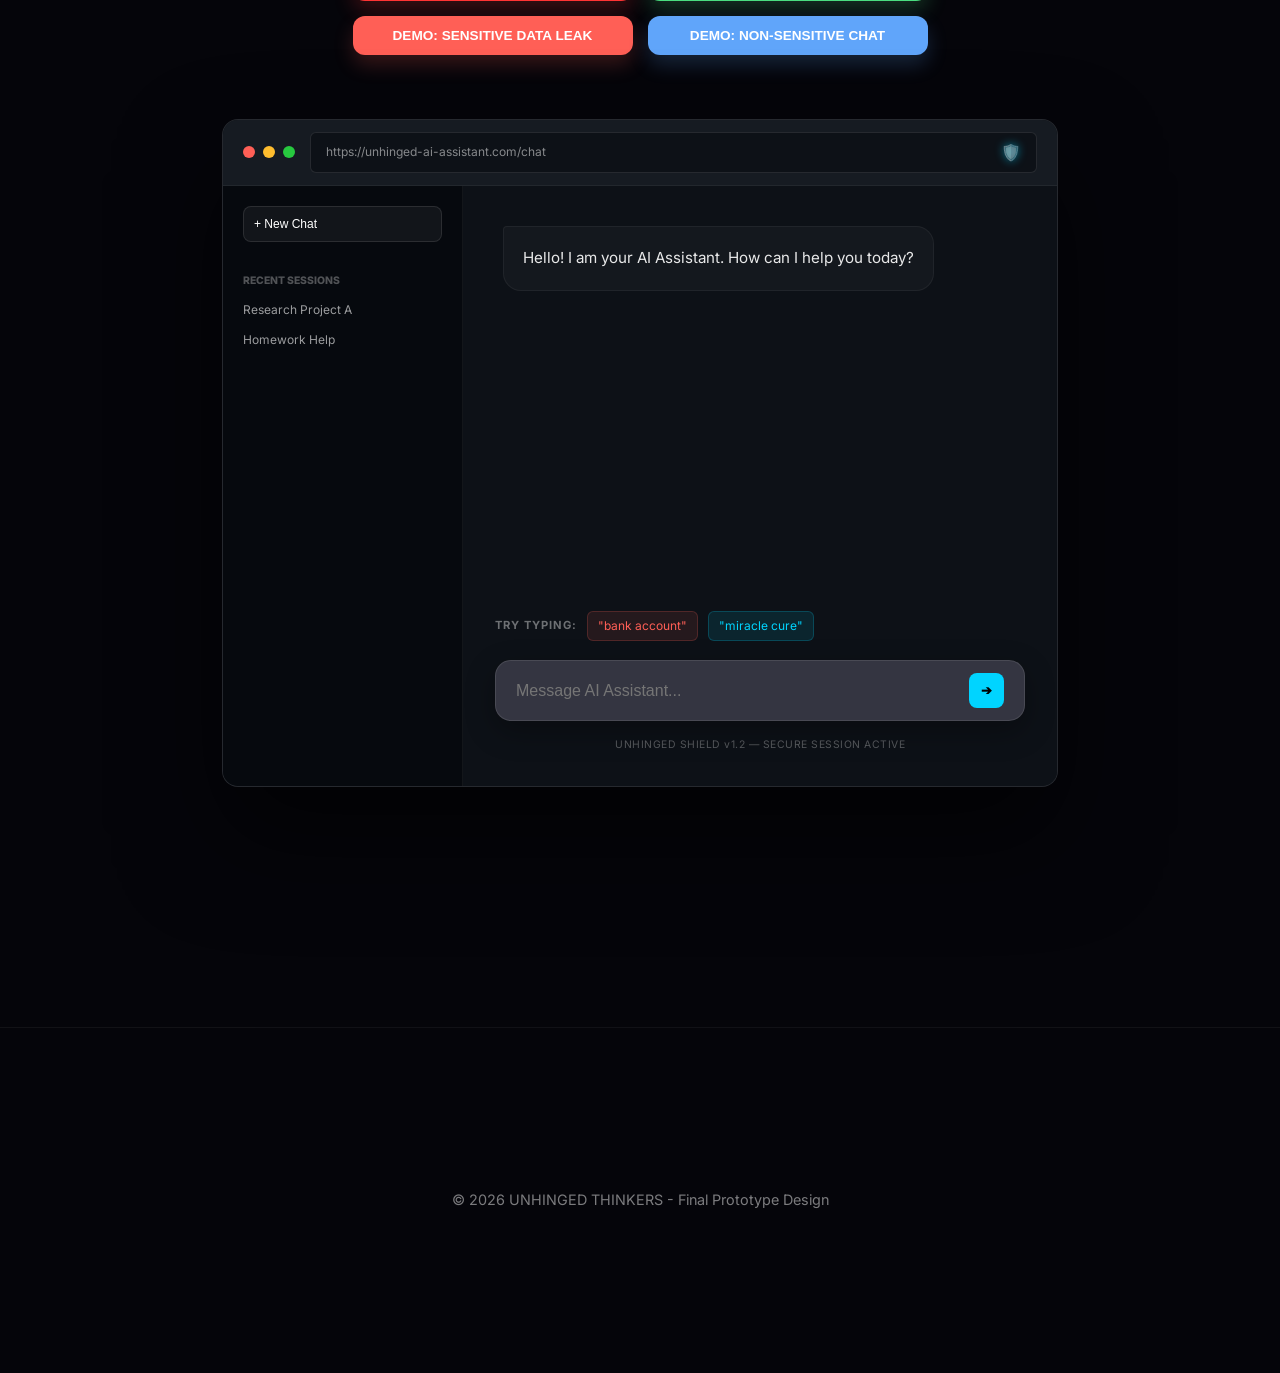
<file: Unhinged_Shield_Submission/solution.html>
<!DOCTYPE html>
<html lang="en">
<head>
    <meta charset="UTF-8">
    <meta name="viewport" content="width=device-width, initial-scale=1.0">
    <title>Solution | UNHINGED THINKERS</title>
    <link rel="preconnect" href="https://fonts.googleapis.com">
    <link rel="preconnect" href="https://fonts.gstatic.com" crossorigin>
    <link href="https://fonts.googleapis.com/css2?family=Inter:wght@300;400;600;800&family=Outfit:wght@400;700;900&family=DM+Mono:wght@400;500&display=swap" rel="stylesheet">
    <link rel="stylesheet" href="style.css">
    <style>
        .solution-content {
            max-width: 900px;
            margin: 0 auto;
            padding-bottom: 10rem;
        }

        .text-block {
            margin-bottom: 4rem;
            line-height: 1.8;
        }

        .text-block h2 {
            font-size: 2.2rem;
            margin-bottom: 1.5rem;
            color: var(--accent-secondary);
        }

        .text-block p {
            font-size: 1.2rem;
            opacity: 0.85;
            margin-bottom: 1.5rem;
        }

        .demo-container {
            display: grid;
            grid-template-columns: 1fr 1fr;
            gap: 2rem;
            margin: 4rem 0;
        }

        .prototype-visual {
            background: #0a0a0a;
            border-radius: 30px;
            border: 1px solid rgba(255,255,255,0.1);
            padding: 2rem;
            box-shadow: 0 40px 80px rgba(0,0,0,0.6);
            display: flex;
            flex-direction: column;
            gap: 1.5rem;
            transition: 0.3s;
        }
        .prototype-visual:hover {
            transform: translateY(-5px);
            border-color: rgba(255,255,255,0.2);
        }

        .demo-label {
            font-family: 'DM Mono', monospace;
            font-size: 0.7rem;
            text-transform: uppercase;
            letter-spacing: 2px;
            color: var(--accent-primary);
            margin-bottom: 0.5rem;
        }

        .mechanic-grid {
            display: grid;
            grid-template-columns: 1fr 1fr;
            gap: 2rem;
            margin: 3rem 0;
        }

        .mechanic-card {
            background: rgba(255, 255, 255, 0.02);
            border: 1px solid rgba(255, 255, 255, 0.05);
            padding: 2rem;
            border-radius: 24px;
        }

        .mechanic-card h3 {
            color: white;
            margin-bottom: 1rem;
            font-family: var(--font-heading);
        }

        .tech-badge {
            display: inline-block;
            background: rgba(0, 212, 255, 0.1);
            color: #00d4ff;
            padding: 4px 12px;
            border-radius: 100px;
            font-size: 0.7rem;
            font-family: 'DM Mono', monospace;
            margin-bottom: 1rem;
        }

        .warning-pill {
            padding: 6px 15px;
            border-radius: 100px;
            font-family: 'DM Mono';
            font-size: 0.7rem;
            border: 1px solid currentColor;
        }

        @media (max-width: 900px) {
            .demo-container, .mechanic-grid { grid-template-columns: 1fr; }
        }
    </style>
    <style>
        .browser-mockup {
            max-width: 1000px;
            margin: 4rem auto;
            background: #0d1117;
            border-radius: 12px;
            border: 1px solid rgba(255,255,255,0.1);
            overflow: hidden;
            box-shadow: 0 80px 160px rgba(0,0,0,0.8);
            position: relative;
            font-family: 'Inter', sans-serif;
        }
        .browser-sidebar {
            width: 240px;
            background: #0d1117;
            border-right: 1px solid rgba(255,255,255,0.05);
            padding: 20px;
            display: none;
        }
        @media (min-width: 900px) {
            .browser-sidebar { display: block; }
        }
        #shield-popup {
            position: absolute;
            top: 10px;
            right: 10px;
            width: 300px;
            background: #060A10;
            border: 1px solid #00d4ff;
            border-radius: 16px;
            z-index: 500;
            box-shadow: 0 30px 60px rgba(0,0,0,0.7);
            padding: 1.5rem;
            transition: all 0.4s cubic-bezier(0.175, 0.885, 0.32, 1.275);
            transform: translateY(-20px) scale(0.9);
            opacity: 0;
            pointer-events: none;
        }
        #shield-popup.active {
            opacity: 1;
            transform: translateY(0) scale(1);
            pointer-events: all;
        }
        .msg-bubble {
            align-self: flex-start;
            max-width: 85%;
            background: rgba(255,255,255,0.03);
            padding: 1.2rem;
            border-radius: 4px 18px 18px 18px;
            border: 1px solid rgba(255,255,255,0.05);
            color: white;
            transition: 0.3s;
        }
        .msg-user {
            align-self: flex-end;
            background: #0d1117;
            border-radius: 18px 18px 4px 18px;
        }
    </style>
</head>
<body>
    <header>
        <nav id="main-nav">
            <div class="logo">UNHINGED THINKERS</div>
            <ul>
                <li><a href="index.html">Home</a></li>
                <li><a href="about.html">About Us</a></li>
                <li><a href="discovery.html">Discovery</a></li>
                <li><a href="research.html">Research</a></li>
                <li><a href="user.html">User Understanding</a></li>
                <li><a href="problem.html">Problem Framing</a></li>
                <li><a href="ideation.html">Ideation</a></li>
                <li><a href="evaluation.html">Evaluation</a></li>
                <li><a href="solution.html" class="active">Solution</a></li>
                <li><a href="reflection.html">Reflection</a></li>
            </ul>
        </nav>
    </header>

    <main class="container solution-content">
        <section class="section-header">
            <span class="eyebrow">The Proposal</span>
            <h1 class="gradient-text">Unhinged Shield</h1>
            <p>A multi-agent browser integrity layer that combats blind AI trust through real-time factual auditing and privacy protection.</p>
        </section>

        <article class="text-block">
            <h2>The Vision</h2>
            <p>The <strong>Unhinged Shield</strong> is a browser extension designed to protect users from the two greatest risks of modern AI: <strong>Hallucinations</strong> and <strong>Data Leaks</strong>. By sitting between the user and the AI, it introduces a necessary moment of reflection.</p>
        </article>

        <section class="text-block">
            <span class="eyebrow">The Evolution</span>
            <h2 class="gradient-text">Convergence of Concepts</h2>
            <p>The <strong>Unhinged Shield</strong> is the final synthesis of three high-performing ideas from our 6-3-5 brainwriting phase.</p>
            
            <div class="mechanic-grid" style="margin-top: 3rem; text-align: left;">
                <div class="mechanic-card" style="border-left: 4px solid #00d4ff;">
                    <h3 style="font-size: 1.1rem; margin-bottom: 10px;">Compare AIs to find the truth</h3>
                    <p style="font-size: 0.85rem; opacity: 0.7;">"We should make a system that asks three different AI models the same question and compares their answers to see if they are lying."</p>
                </div>
                <div class="mechanic-card" style="border-left: 4px solid #ffbd2e;">
                    <h3 style="font-size: 1.1rem; margin-bottom: 10px;">Add a blur to make us pause</h3>
                    <p style="font-size: 0.85rem; opacity: 0.7;">"I think it should blur out the AI response if it's suspicious, so that we have to click a button and actually think before we read it."</p>
                </div>
                <div class="mechanic-card" style="border-left: 4px solid #ff5f56;">
                    <h3 style="font-size: 1.1rem; margin-bottom: 10px;">Block secret info before it's sent</h3>
                    <p style="font-size: 0.85rem; opacity: 0.7;">"Let's build a plugin that scans for passwords or private info while you type and blocks the connection before the AI can even see it."</p>
                </div>
            </div>
        </section>

        <section class="text-block" style="margin-top: 5rem;">
            <span class="eyebrow">Interactive Demo</span>
            <h2>Test the Unhinged Shield</h2>
            <p>Select a scenario below to see how the Shield intervenes in real-time, or type your own message in the simulation.</p>
            
            <!-- ALL SCENARIO SELECTORS (GROUPED AT TOP) -->
            <div style="display: flex; flex-direction: column; gap: 15px; align-items: center; margin: 3rem 0;">
                <div style="display: flex; gap: 15px; flex-wrap: wrap; justify-content: center;">
                    <button onclick="demoMode('false')" style="background: #ff3333; color: white; border: none; padding: 12px 24px; border-radius: 12px; font-size: 0.85rem; font-weight: 800; cursor: pointer; transition: 0.3s; box-shadow: 0 10px 20px rgba(255,51,51,0.2); width: 280px;">DEMO: FALSE INFO AUDIT</button>
                    <button onclick="demoMode('real')" style="background: #4ADE80; color: #000; border: none; padding: 12px 24px; border-radius: 12px; font-size: 0.85rem; font-weight: 800; cursor: pointer; transition: 0.3s; box-shadow: 0 10px 20px rgba(74,222,128,0.2); width: 280px;">DEMO: REAL INFO CHECK</button>
                </div>
                <div style="display: flex; gap: 15px; flex-wrap: wrap; justify-content: center;">
                    <button onclick="demoModeSensitive('true')" style="background: #ff5f56; color: white; border: none; padding: 12px 24px; border-radius: 12px; font-size: 0.85rem; font-weight: 800; cursor: pointer; transition: 0.3s; box-shadow: 0 10px 20px rgba(255,95,86,0.2); width: 280px;">DEMO: SENSITIVE DATA LEAK</button>
                    <button onclick="demoModeSensitive('false')" style="background: #60a5fa; color: white; border: none; padding: 12px 24px; border-radius: 12px; font-size: 0.85rem; font-weight: 800; cursor: pointer; transition: 0.3s; box-shadow: 0 10px 20px rgba(96,165,250,0.2); width: 280px;">DEMO: NON-SENSITIVE CHAT</button>
                </div>
            </div>
        </section>

        <!-- BROWSER SIMULATION -->
        <div class="browser-mockup" style="position: relative; max-width: 1100px; margin: 0 auto 5rem; background: #0d1117; border-radius: 16px; border: 1px solid rgba(255,255,255,0.1); overflow: hidden; box-shadow: 0 50px 100px rgba(0,0,0,0.6);">
            <!-- Address Bar Area -->
            <div style="background: #161b22; padding: 12px 20px; border-bottom: 1px solid rgba(255,255,255,0.05); display: flex; align-items: center; gap: 15px;">
                <div style="display: flex; gap: 8px;">
                    <div style="width: 12px; height: 12px; border-radius: 50%; background: #ff5f56;"></div>
                    <div style="width: 12px; height: 12px; border-radius: 50%; background: #ffbd2e;"></div>
                    <div style="width: 12px; height: 12px; border-radius: 50%; background: #27c93f;"></div>
                </div>
                <div style="flex: 1; background: #0d1117; border-radius: 6px; padding: 6px 15px; color: rgba(255,255,255,0.5); font-size: 0.75rem; border: 1px solid rgba(255,255,255,0.1); display: flex; justify-content: space-between; align-items: center;">
                    <span>https://unhinged-ai-assistant.com/chat</span>
                    <span onclick="toggleShield()" style="cursor: pointer; font-size: 1rem; filter: drop-shadow(0 0 5px #00d4ff);">🛡️</span>
                </div>
            </div>

            <div style="display: flex; height: 600px;">
                <!-- Sidebar -->
                <div style="width: 240px; background: #06090e; border-right: 1px solid rgba(255,255,255,0.05); padding: 20px; display: flex; flex-direction: column; gap: 10px;">
                    <button style="background: rgba(255,255,255,0.05); border: 1px solid rgba(255,255,255,0.1); color: white; padding: 10px; border-radius: 8px; text-align: left; font-size: 0.75rem;">+ New Chat</button>
                    <div style="margin-top: 20px; font-size: 0.65rem; color: rgba(255,255,255,0.3); text-transform: uppercase; font-weight: 800;">Recent Sessions</div>
                    <div style="font-size: 0.75rem; color: rgba(255,255,255,0.6);">Research Project A</div>
                    <div style="font-size: 0.75rem; color: rgba(255,255,255,0.6);">Homework Help</div>
                </div>

                <!-- Chat Area -->
                <div style="flex: 1; display: flex; flex-direction: column; position: relative;">
                    <!-- Shield Popup (Extension) -->
                    <div id="shield-popup" style="position: absolute; top: 10px; right: 10px; width: 280px; background: #0d1117; border: 1px solid rgba(255,255,255,0.15); border-radius: 12px; z-index: 1000; box-shadow: 0 20px 40px rgba(0,0,0,0.5); display: none; flex-direction: column; overflow: hidden; backdrop-filter: blur(20px);">
                        <div style="background: #161b22; padding: 12px; font-size: 0.7rem; font-weight: 900; letter-spacing: 1px; display: flex; justify-content: space-between; border-bottom: 1px solid rgba(255,255,255,0.1);">
                            <span>🛡️ SHIELD ANALYTICS</span>
                            <span onclick="toggleShield()" style="cursor:pointer; opacity: 0.5;">✕</span>
                        </div>
                        <div style="padding: 20px;">
                            <div style="display: flex; justify-content: space-between; align-items: flex-end; margin-bottom: 10px;">
                                <div style="font-size: 0.65rem; opacity: 0.5;">ENSEMBLE TRUST</div>
                                <div id="p-score" style="font-size: 1.5rem; font-weight: 900; color: #4ADE80;">100%</div>
                            </div>
                            <div style="height: 6px; background: rgba(255,255,255,0.1); border-radius: 10px; overflow: hidden; margin-bottom: 20px;">
                                <div id="p-bar" style="width: 100%; height: 100%; background: #4ADE80; transition: 0.5s;"></div>
                            </div>
                            <div style="display: flex; flex-direction: column; gap: 12px;">
                                <div style="display: flex; justify-content: space-between; font-size: 0.7rem;">
                                    <span style="opacity: 0.5;">Model Consensus:</span>
                                    <span id="p-status" style="font-weight: 800; color: #4ADE80;">✅ ALL_CLEAR</span>
                                </div>
                                <div style="display: flex; justify-content: space-between; font-size: 0.7rem;">
                                    <span style="opacity: 0.5;">Active Agents:</span>
                                    <span style="font-weight: 800;">3 (GPT4, Claude, Llama)</span>
                                </div>
                            </div>
                        </div>
                        <div style="padding: 12px; background: rgba(0,212,255,0.05); font-size: 0.6rem; text-align: center; color: #00d4ff; border-top: 1px solid rgba(0,212,255,0.1);">
                            SYSTEM SECURED BY UNHINGED LAYER
                        </div>
                    </div>

                    <!-- Privacy Guard Overlay -->
                    <div id="p-guard" style="position: absolute; inset: 0; background: rgba(13, 17, 23, 0.95); z-index: 1500; display: none; align-items: center; justify-content: center; backdrop-filter: blur(10px);">
                        <div style="text-align: center; max-width: 400px; padding: 40px; border: 2px solid #ff3333; border-radius: 24px; background: rgba(255,51,51,0.05);">
                            <div style="font-size: 3rem; margin-bottom: 20px;">🚨</div>
                            <h3 style="color: #ff3333; font-size: 1.5rem; font-weight: 900; margin-bottom: 10px;">PRIVACY LEAK DETECTED</h3>
                            <p style="font-size: 0.85rem; opacity: 0.7; margin-bottom: 20px;">The Shield intercepted sensitive data: <strong id="p-word" style="color: white; border-bottom: 1px dashed white;">password</strong></p>
                            <p id="p-warning" style="font-size: 0.75rem; color: #ffbd2e; margin-bottom: 30px; font-weight: 600; line-height: 1.4; padding: 10px; background: rgba(255,189,46,0.1); border-radius: 8px;">IMPORTANT: Never share sensitive info like this with any AI.</p>
                            <div style="display: flex; gap: 10px;">
                                <button onclick="pClean()" style="flex: 1; background: #ff3333; color: white; border: none; padding: 12px; border-radius: 8px; font-weight: 800; cursor: pointer;">SCRUB INPUT</button>
                                <button onclick="pIgnore()" style="flex: 1; background: transparent; border: 1px solid rgba(255,255,255,0.2); color: white; padding: 12px; border-radius: 8px; font-size: 0.7rem; cursor: pointer;">ACCEPT RISK</button>
                            </div>
                        </div>
                    </div>

                    <!-- Chat Bubbles -->
                    <div id="ai-chat" style="flex: 1; overflow-y: auto; padding: 2.5rem; display: flex; flex-direction: column; gap: 2rem; scroll-behavior: smooth;">
                        <div class="msg-bubble">
                            <p style="font-size: 0.95rem; margin: 0; line-height: 1.6; opacity: 0.9;">Hello! I am your AI Assistant. How can I help you today?</p>
                        </div>
                    </div>

                    <div id="typing" style="display:none; padding: 0 2.5rem 1rem; font-size: 0.75rem; color: rgba(255,255,255,0.4); font-style: italic;">AI is thinking...</div>

                    <!-- Input Bar -->
                    <div style="padding: 1.5rem 2rem 2rem; background: linear-gradient(to top, #0d1117, transparent);">
                        <!-- Guided Text (Pre-fills only) -->
                        <div style="margin-bottom: 1.2rem; display: flex; gap: 10px; flex-wrap: wrap; align-items: center;">
                            <span style="font-size: 0.7rem; color: rgba(255,255,255,0.4); font-weight: 700; text-transform: uppercase; letter-spacing: 1px;">Try typing:</span>
                            <span style="font-size: 0.75rem; color: #ff5f56; background: rgba(255,95,86,0.1); padding: 4px 10px; border-radius: 6px; border: 1px solid rgba(255,95,86,0.2);">"bank account"</span>
                            <span style="font-size: 0.75rem; color: #00d4ff; background: rgba(0,212,255,0.1); padding: 4px 10px; border-radius: 6px; border: 1px solid rgba(0,212,255,0.2);">"miracle cure"</span>
                        </div>

                        <div style="max-width: 750px; margin: 0 auto; background: #343541; border-radius: 16px; padding: 12px 20px; display: flex; align-items: center; border: 1px solid rgba(255,255,255,0.1); box-shadow: 0 10px 30px rgba(0,0,0,0.3);">
                            <input id="ai-input" placeholder="Message AI Assistant..." style="flex: 1; background: transparent; border: none; color: white; padding: 8px 0; outline: none; font-size: 1rem;">
                            <button id="ai-send" onclick="runSim()" style="background: #00d4ff; border: none; color: #000; width: 35px; height: 35px; border-radius: 8px; cursor: pointer; font-weight: 900; display: flex; align-items: center; justify-content: center; transition: 0.2s;">➔</button>
                        </div>
                        
                        <p style="text-align: center; font-size: 0.65rem; opacity: 0.3; margin-top: 15px; letter-spacing: 0.5px;">UNHINGED SHIELD v1.2 — SECURE SESSION ACTIVE</p>
                    </div>
                </div>
            </div>
        </div>

        </div>

        <script>
            const aiInput = document.getElementById('ai-input');
            const aiSend = document.getElementById('ai-send');
            const aiChat = document.getElementById('ai-chat');
            const pGuard = document.getElementById('p-guard');
            const pWord = document.getElementById('p-word');
            const pWarning = document.getElementById('p-warning');
            const pScore = document.getElementById('p-score');
            const pBar = document.getElementById('p-bar');
            const pStatus = document.getElementById('p-status');
            const shieldPopup = document.getElementById('shield-popup');
            const typing = document.getElementById('typing');

            // COMBINATION TRIGGERS
            const sensitiveCombos = ['bank account', 'credit card', 'password is', 'my ssn', 'secret key', 'phone number'];
            const riskCombos = ['miracle cure', 'cancer cure', 'fake news', 'guaranteed profit'];

            // DEMO MODE HELPERS
            function demoMode(type) {
                if (type === 'false') {
                    aiInput.value = "Tell me about that miracle cancer cure.";
                    runSim("AI Response: Clinical trials show that this miracle extract can cure 100% of advanced cancers with no side effects. (This is a dangerous hallucination)");
                } else {
                    aiInput.value = "What is the capital of France?";
                    runSim("AI Response: The capital of France is Paris.");
                }
            }

            function demoModeSensitive(type) {
                if (type === 'true') {
                    aiInput.value = "My bank account number is 987654321.";
                    // Trigger the event listener manually
                    const event = new Event('input', { bubbles: true });
                    aiInput.dispatchEvent(event);
                } else {
                    aiInput.value = "What's the best way to cook pasta?";
                    runSim("AI Response: For perfect pasta, boil water with salt, add pasta, and cook until al dente.");
                }
            }

            // 1. TOGGLE EXTENSION POPUP
            function toggleShield() {
                shieldPopup.classList.toggle('active');
            }

            // 2. PRIVACY INTERCEPTION
            aiInput.addEventListener('input', (e) => {
                const val = e.target.value.toLowerCase();
                const found = sensitiveCombos.find(phrase => val.includes(phrase));
                if (found) {
                    pWord.textContent = found;
                    // Bug Fix: Contextual warning
                    if (found.includes('bank') || found.includes('credit')) {
                        pWarning.textContent = "IMPORTANT: Never share financial details or bank accounts with any AI.";
                    } else if (found.includes('password')) {
                        pWarning.textContent = "IMPORTANT: Never share passwords or secret keys with any AI.";
                    } else {
                        pWarning.textContent = "IMPORTANT: Never share personal ID numbers or private info with any AI.";
                    }
                    pGuard.style.display = 'flex';
                }
            });

            function pClean() { aiInput.value = ''; pGuard.style.display = 'none'; }
            function pIgnore() { pGuard.style.display = 'none'; }

            // 3. AI CHAT SIMULATION
            aiInput.addEventListener('keypress', (e) => { if(e.key === 'Enter') runSim(); });

            function runSim(forcedReply = null) {
                const text = aiInput.value.trim();
                if (!text) return;

                addBub(text, 'user');
                aiInput.value = '';
                typing.style.display = 'block';

                const isRisk = riskCombos.some(phrase => text.toLowerCase().includes(phrase));
                
                setTimeout(() => {
                    typing.style.display = 'none';
                    const reply = forcedReply || "(Imagine AI Replied)";
                    
                    if (isRisk || (forcedReply && forcedReply.includes('miracle'))) {
                        updateShield(33, '⚠️ LOW_CONSENSUS', '#ff3333');
                        addBub(reply, 'bot', true);
                    } else {
                        updateShield(100, '✅ ALL_CLEAR', '#4ADE80');
                        addBub(reply, 'bot');
                    }
                }, 1500);
            }

            function updateShield(score, status, color) {
                pScore.textContent = score + '%';
                pBar.style.width = score + '%';
                pBar.style.background = color;
                pStatus.textContent = status;
                pStatus.style.color = color;
                if (score < 50 && !shieldPopup.classList.contains('active')) {
                    shieldPopup.classList.add('active');
                }
            }

            function addBub(text, side, isFlag = false) {
                const div = document.createElement('div');
                div.className = side === 'user' ? 'msg-bubble msg-user' : 'msg-bubble';
                if (isFlag) {
                    div.innerHTML = `
                        <div style="filter: blur(6px); user-select: none; opacity: 0.5;">${text}</div>
                        <div style="margin-top: 15px; border: 1px solid #ff3333; background: rgba(255,51,51,0.1); padding: 15px; border-radius: 12px; text-align: center; backdrop-filter: blur(5px);">
                            <p style="font-size: 0.75rem; color: #ff3333; font-weight: 900; margin-bottom: 10px; letter-spacing: 1px;">🛡️ SHIELD INTERVENTION: RISK DETECTED</p>
                            <p style="font-size: 0.7rem; opacity: 0.7; margin-bottom: 12px; line-height: 1.4;">This response was flagged by multiple auditing agents for low factual consensus.</p>
                            <button onclick="this.parentElement.previousElementSibling.style.filter='none'; this.parentElement.previousElementSibling.style.opacity='1'; this.parentElement.style.display='none'" style="background: #ff3333; color: white; border: none; padding: 8px 20px; border-radius: 8px; font-size: 0.7rem; cursor: pointer; font-weight: 800;">SHOW (IMAGINED) RESPONSE</button>
                        </div>
                    `;
                } else {
                    div.innerHTML = `<p style="font-size: 0.95rem; margin: 0; line-height: 1.6; opacity: 0.9;">${text}</p>`;
                }
                aiChat.appendChild(div);
                aiChat.scrollTop = aiChat.scrollHeight;
            }
        </script>
    </main>

    <footer>
        <div class="container">
            <p>&copy; 2026 UNHINGED THINKERS - Final Prototype Design</p>
        </div>
    </footer>
</body>
</html>
</file>
<file: Unhinged_Shield_Submission/style.css>
:root {
    --bg-color: #05050a;
    --text-color: #f0f0f0;
    --accent-primary: #8a2be2;
    --accent-secondary: #00d4ff;
    --accent-tertiary: #ff00c8;
    --surface-color: rgba(255, 255, 255, 0.05);
    --border-color: rgba(255, 255, 255, 0.1);
    --font-main: 'Inter', sans-serif;
    --font-heading: 'Outfit', sans-serif;
    --transition: all 0.4s cubic-bezier(0.16, 1, 0.3, 1);
}

* {
    margin: 0;
    padding: 0;
    box-sizing: border-box;
}

body {
    background-color: var(--bg-color);
    color: var(--text-color);
    font-family: var(--font-main);
    line-height: 1.7; /* Increased for readability */
    font-size: 1.05rem; /* Increased base size */
    overflow-x: hidden;
    scroll-behavior: smooth;
}

/* Typography */
h1, h2, h3 {
    font-family: var(--font-heading);
    font-weight: 700;
}

.gradient-text {
    background: linear-gradient(135deg, #fff 0%, var(--accent-primary) 50%, var(--accent-secondary) 100%);
    -webkit-background-clip: text;
    -webkit-text-fill-color: transparent;
    background-clip: text;
}

.eyebrow {
    text-transform: uppercase;
    letter-spacing: 2px;
    font-size: 0.8rem;
    color: var(--accent-secondary);
    font-weight: 600;
    display: block;
    margin-bottom: 1rem;
}

/* Layout */
.container {
    max-width: 1200px;
    margin: 0 auto;
    padding: 6rem 2rem;
}

/* Header & Nav */
header {
    position: fixed;
    top: 0;
    width: 100%;
    z-index: 1000;
    backdrop-filter: blur(20px);
    border-bottom: 1px solid var(--border-color);
    background: rgba(5, 5, 10, 0.8);
}

#main-nav {
    display: flex;
    justify-content: space-between;
    align-items: center;
    padding: 1.5rem 2rem;
    max-width: 1400px;
    margin: 0 auto;
}

.logo {
    font-family: var(--font-heading);
    font-weight: 900;
    font-size: 1.5rem;
    letter-spacing: -1px;
    background: linear-gradient(to right, #fff, var(--accent-secondary));
    -webkit-background-clip: text;
    -webkit-text-fill-color: transparent;
}

#main-nav ul {
    display: flex;
    list-style: none;
    gap: 1.5rem;
}

#main-nav a {
    text-decoration: none;
    color: var(--text-color);
    font-size: 0.95rem; /* Increased */
    font-weight: 500;
    opacity: 0.8; /* Increased opacity */
    transition: var(--transition);
}

#main-nav a:hover, #main-nav a.active {
    opacity: 1;
    color: var(--accent-secondary);
}

/* Hero Section */
#hero {
    height: 100vh;
    display: flex;
    align-items: center;
    padding: 0 10%;
    position: relative;
    overflow: hidden;
}

.hero-content {
    flex: 1;
    z-index: 2;
}

.hero-content h1 {
    font-size: clamp(3rem, 8vw, 6rem);
    line-height: 0.95;
    margin-bottom: 2rem;
    letter-spacing: -2px;
}

.subtitle {
    font-size: 1.35rem; /* Increased */
    max-width: 650px;
    opacity: 0.9; /* Increased */
    margin-bottom: 3rem;
    line-height: 1.6;
}

.hero-visual {
    position: absolute;
    right: -10%;
    top: 50%;
    transform: translateY(-50%);
    width: 60vw;
    height: 60vw;
    z-index: 1;
}

.glow-orb {
    width: 100%;
    height: 100%;
    background: radial-gradient(circle, var(--accent-primary) 0%, transparent 70%);
    filter: blur(80px);
    opacity: 0.3;
    animation: pulse 8s infinite alternate;
}

@keyframes pulse {
    0% { transform: scale(1) translate(0, 0); opacity: 0.2; }
    100% { transform: scale(1.2) translate(-50px, 30px); opacity: 0.4; }
}

/* Discovery Section */
.section-header {
    margin-bottom: 4rem;
    max-width: 700px;
}

.section-header h2 {
    font-size: 3rem;
    margin-bottom: 1.5rem;
}

.discovery-grid {
    display: grid;
    grid-template-columns: 1.5fr 1fr;
    gap: 4rem;
    align-items: center;
}

.discovery-text p {
    font-size: 1.25rem; /* Increased */
    margin-bottom: 2rem;
    opacity: 0.9; /* Increased */
    line-height: 1.7;
}

.discovery-card {
    background: var(--surface-color);
    padding: 3rem;
    border-radius: 24px;
    border: 1px solid var(--border-color);
    backdrop-filter: blur(10px);
    box-shadow: 0 20px 40px rgba(0,0,0,0.3);
}

.discovery-card h3 {
    margin-bottom: 1rem;
    color: var(--accent-secondary);
}

/* Causes Section */
.causes-grid {
    display: grid;
    grid-template-columns: repeat(auto-fit, minmax(300px, 1fr));
    gap: 2rem;
}

.cause-item {
    background: var(--surface-color);
    padding: 2.5rem;
    border-radius: 20px;
    border: 1px solid var(--border-color);
    transition: var(--transition);
    position: relative;
    overflow: hidden;
}

.cause-item:hover {
    transform: translateY(-10px);
    border-color: var(--accent-primary);
    background: rgba(138, 43, 226, 0.05);
}

.cause-number {
    font-family: var(--font-heading);
    font-size: 4rem;
    font-weight: 900;
    opacity: 0.05;
    position: absolute;
    top: -10px;
    right: 10px;
    line-height: 1;
}

.cause-content h3 {
    margin-bottom: 1rem;
    font-size: 1.5rem;
}

.cause-content p {
    font-size: 1.1rem; /* Increased */
    opacity: 0.8; /* Increased */
    line-height: 1.6;
}

/* Scroll Indicator */
.scroll-indicator {
    display: flex;
    flex-direction: column;
    align-items: center;
    gap: 1rem;
    opacity: 0.5;
}

.mouse {
    width: 26px;
    height: 42px;
    border: 2px solid var(--text-color);
    border-radius: 15px;
    position: relative;
}

.mouse::before {
    content: '';
    position: absolute;
    top: 8px;
    left: 50%;
    transform: translateX(-50%);
    width: 4px;
    height: 8px;
    background: var(--text-color);
    border-radius: 2px;
    animation: scroll 1.5s infinite;
}

@keyframes scroll {
    0% { transform: translate(-50%, 0); opacity: 1; }
    100% { transform: translate(-50%, 15px); opacity: 0; }
}

/* Footer */
footer {
    padding: 4rem 0;
    border-top: 1px solid var(--border-color);
    text-align: center;
    opacity: 0.5;
    font-size: 0.9rem;
}

/* Mobile Responsive */
@media (max-width: 968px) {
    #main-nav ul { display: none; }
    .discovery-grid { grid-template-columns: 1fr; }
    .hero-content h1 { font-size: 4rem; }
}
</file>
